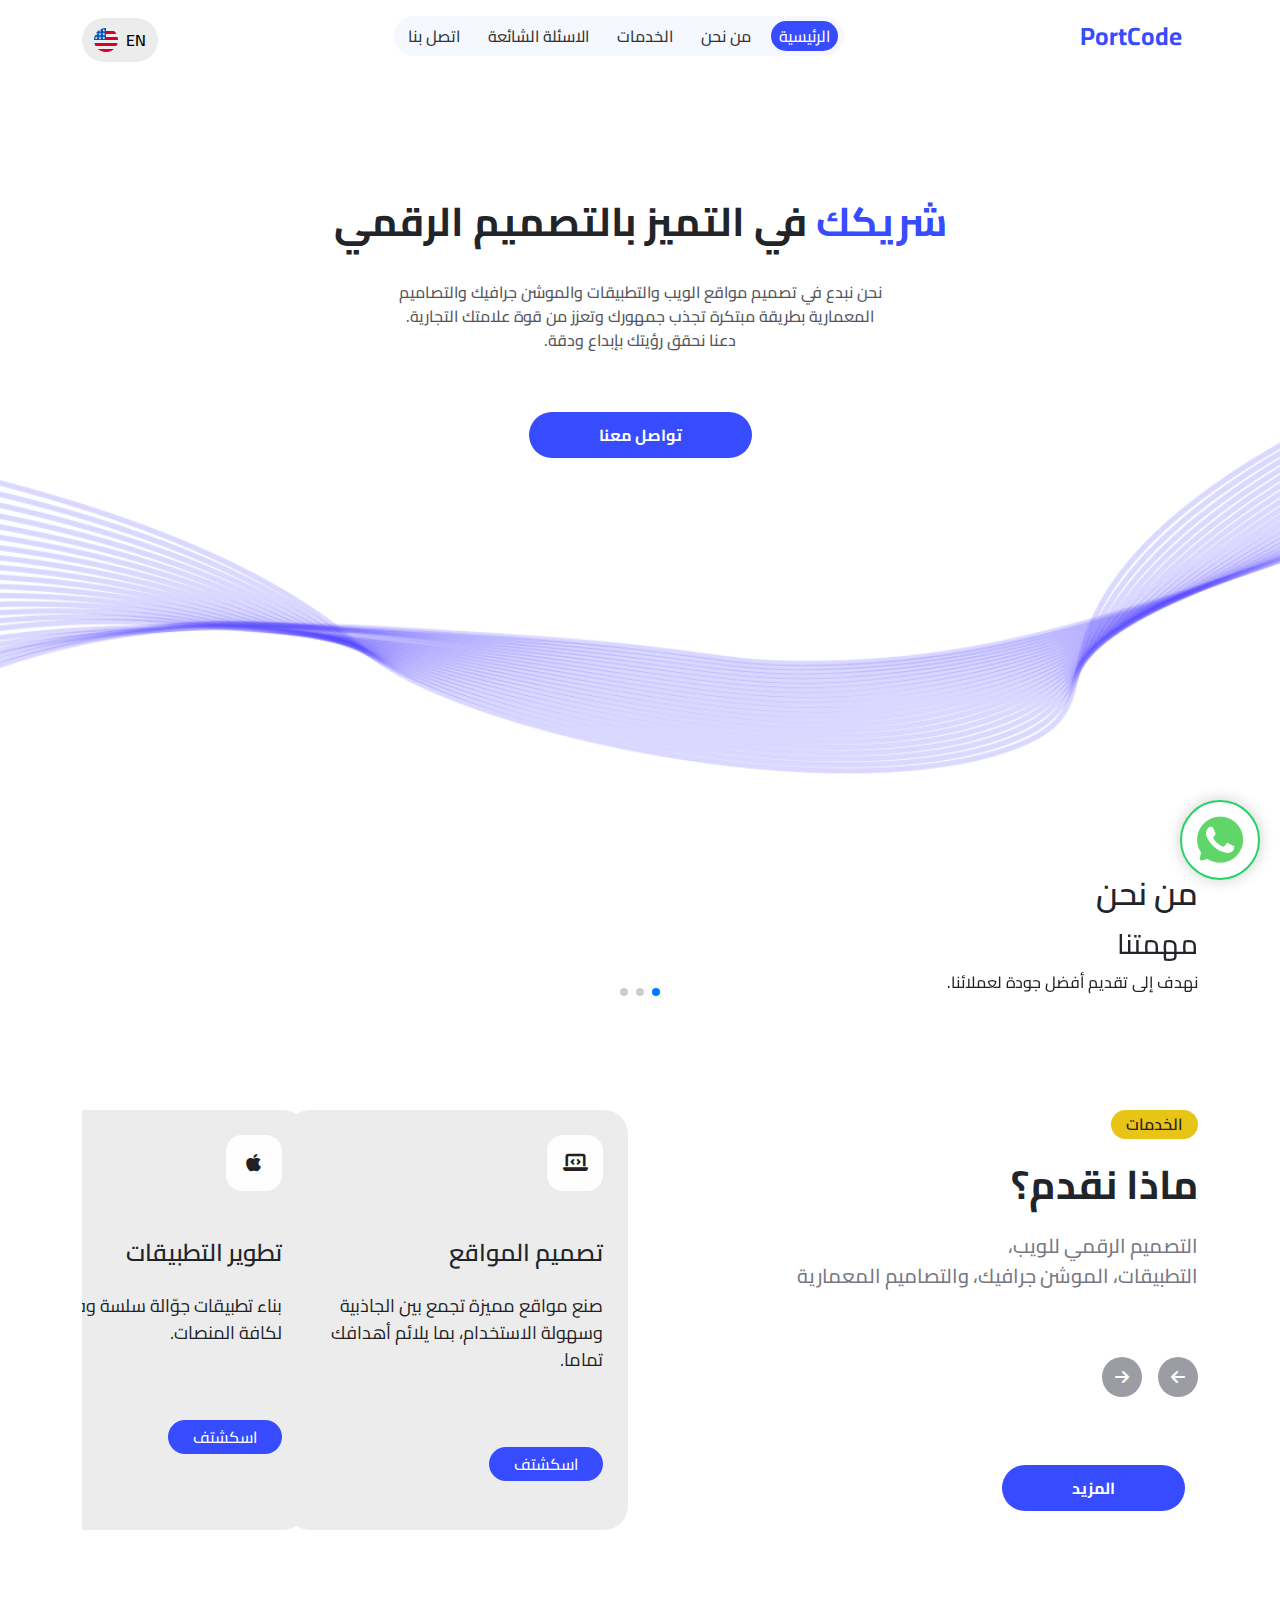
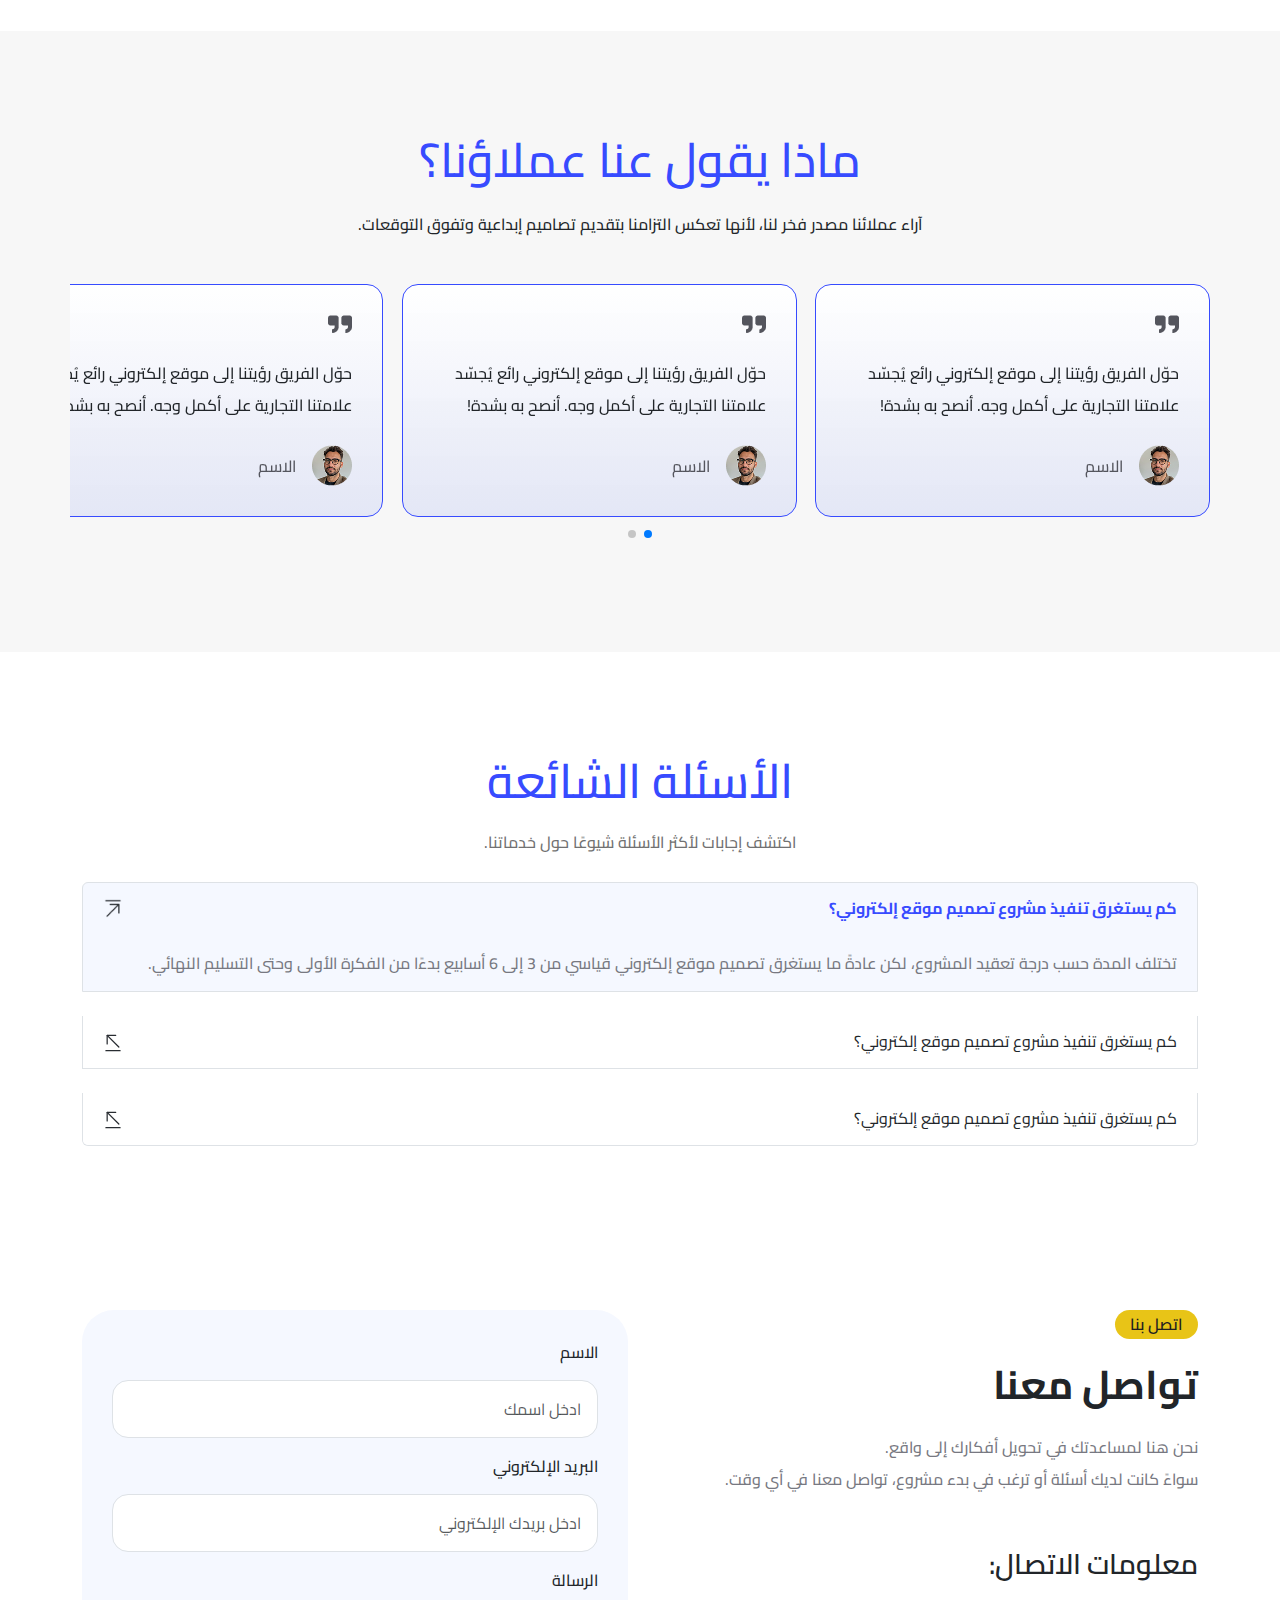
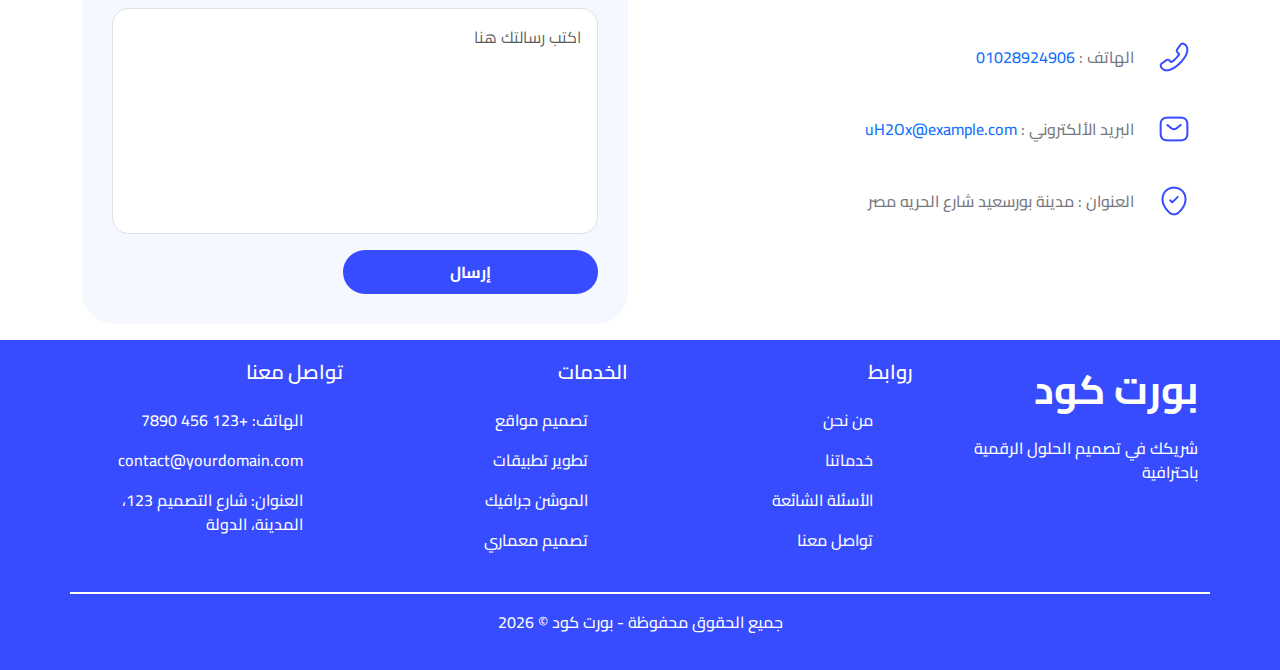
<file: index.html>
<!DOCTYPE html>
<html lang="ar" dir="rtl">

<head>
    <meta charset="UTF-8">
    <meta name="viewport" content="width=device-width, initial-scale=1.0">

    <meta name="description"
        content="بورت كود - شركاؤك في تصميم وتطوير المواقع والتطبيقات، نقدم خدمات التصميم الجرافيكي، والموشن جرافيك، والتصميم المعماري.">
    <meta name="keywords"
        content="تصميم مواقع, تطوير تطبيقات, بورت كود, موشن جرافيك, تصميم معماري, شركة تصميم, خدمات رقمية">
    <meta name="author" content="Port Code Team">
    <meta name="robots" content="index, follow">

    <meta property="og:title" content="بورت كود - تصميم وتطوير مواقع وتطبيقات">
    <meta property="og:description" content="شركاؤك في تقديم حلول رقمية متكاملة بخبرة واحترافية.">
    <meta property="og:type" content="website">

    <!-- Twitter Card -->
    <meta name="twitter:card" content="summary_large_image">
    <meta name="twitter:title" content="بورت كود - تصميم وتطوير مواقع وتطبيقات">
    <meta name="twitter:description" content="شركاؤك في تقديم حلول رقمية متكاملة بخبرة واحترافية.">

    <!-- Favicons -->
    <link rel="icon" href="assets/favicon.png" type="image/x-icon">

    <!-- CSS -->
    <link rel="stylesheet" href="css/all.min.css">
    <link rel="stylesheet" href="css/bootstrap.min.css">
    <link rel="stylesheet" href="https://cdn.jsdelivr.net/npm/swiper@11/swiper-bundle.min.css" />
    <link rel="stylesheet" href="css/style.css">

    <!-- fonts google-->
    <link rel="preconnect" href="https://fonts.googleapis.com">
    <link rel="preconnect" href="https://fonts.gstatic.com" crossorigin>
    <link href="https://fonts.googleapis.com/css2?family=Cairo:wght@200..1000&display=swap" rel="stylesheet">

    <title>بورت كود | تصميم وتطوير مواقع وتطبيقات</title>
</head>

<body>
    <!-- //start nav// -->
    <nav class="navbar navbar-expand-lg ">
        <div class="container">
            <a class="navbar-brand fw-bold" href="/index.html">PortCode</a>
            <button class="navbar-toggler" type="button" data-bs-toggle="collapse"
                data-bs-target="#navbarSupportedContent" aria-controls="navbarSupportedContent" aria-expanded="false"
                aria-label="Toggle navigation">
                <span class="navbar-toggler-icon"></span>
            </button>
            <div class="collapse navbar-collapse mt-2" id="navbarSupportedContent">
                <ul class="navbar-nav m-auto mb-2 ">
                    <li class="nav-item">
                        <a class="nav-link active" aria-current="page" href="/index.html">الرئيسية</a>
                    </li>
                    <li class="nav-item">
                        <a class="nav-link" href="/about.html">من نحن</a>
                    </li>
                    <li class="nav-item">
                        <a class="nav-link" href="/Services.html">الخدمات</a>
                    </li>
                    <li class="nav-item">
                        <a class="nav-link" href="/faq.html">الاسئلة الشائعة</a>
                    </li>
                    <li class="nav-item">
                        <a class="nav-link" href="/contact.html"> اتصل بنا</a>
                    </li>
                    <a href="/index_en.html"
                        class="d-flex gap-2 align-items-center  text-decoration-none language d-lg-none d-sm-flex">
                        <span class="fw-semibold text-black">EN</span>
                        <img src="assets/circle-flags_us.png" alt=""></a>
                </ul>
                <a href="/index_en.html"
                    class="d-flex gap-2 align-items-center text-decoration-none language d-none d-lg-flex">
                    <span class="fw-semibold text-black">EN</span>
                    <img src="assets/circle-flags_us.png" alt="">
                </a>
            </div>
        </div>
    </nav>
    <!-- //end nav// -->
    <!-- //start header// -->
    <header class=" d-flex align-items-center justify-content-center text-center">
        <div class="container-fluid">
            <div class="row">
                <div class="text-header">
                    <h1 class="fw-bold">
                        <span class="partner">شريكك</span> في التميز بالتصميم الرقمي
                    </h1>
                    <p>نحن نبدع في تصميم مواقع الويب والتطبيقات والموشن جرافيك والتصاميم <br />المعمارية بطريقة مبتكرة
                        تجذب جمهورك وتعزز من قوة
                        علامتك التجارية.<br /> دعنا نحقق رؤيتك بإبداع ودقة.</p>
                </div>
                <div class="btn mt-5 position-relative ">
                    <a href="/contact.html" class="text-decoration-none ">تواصل معنا</a>
                </div>
                <div class="img-header">

                </div>
            </div>
        </div>
    </header>
    <!-- //end header// -->
    <!-- //start about us/// -->
    <section class="about-section">
        <div class="container">
            <div class="text-about">
                <h2 class="fw-semibold mb-3">من نحن</h2>
            </div>
            <div class="swiper about-swiper">
                <div class="swiper-wrapper">
                    
                    <div class="swiper-slide">
                        <div class="about-ss">

                            <h3 class="des-aa">مهمتنا</h3>
                            <p>نهدف إلى تقديم أفضل جودة لعملائنا.</p>
                        </div>
                    </div>
                    <div class="swiper-slide">
                        <div class="about-ss">

                            <h3 class="des-aa">رؤيتنا</h3>
                            <p>أن نكون روادًا في المجال من خلال الابتكار والثقة.</p>
                        </div>
                    </div>
                    <div class="swiper-slide">
                        <div class="about-ss">

                            <h3 class="des-aa">قيمنا</h3>
                            <p>النزاهة، الالتزام، والتميّز.</p>
                        </div>
                    </div>
                </div>
                <div class="swiper-pagination"></div>
            </div>
        </div>
    </section>
    <!-- <section class="about-us">
        <div class="container">
            <div class="row">
                <div class="col-lg-6 col-md-12 ">
                    <div class="text-about">
                        <h2 class="fw-semibold mb-3">من نحن</h2>
                        <p class="fw-bold fs-1 mb-5">نصمم مستقبلك الرقمي </p>
                        <div class="des">نحن فريق شغوف يجمع بين الإبداع والخبرة، نختص في تصميم تجارب رقمية متكاملة تبدأ
                            من المواقع الإلكترونية والتطبيقات، مرورًا
                            بالموشن جرافيك، ووصولاً إلى التصاميم المعمارية. نضع المستخدم في قلب كل تجربة نصممها، ونحرص
                            على تقديم حلول مبتكرة تُعبّر
                            عن رؤيتك وتساعدك على التميز في سوقك الرقمي</div>
                    </div>
                    <div class="btn mt-5 position-relative mb-5">
                        <a href="/about.html" class="text-decoration-none"> اقرأ المزيد</a>
                    </div>
                </div>
                <div class="col-lg-6 col-md-12 ">
                    <div class="img-about px-5">
                        <img src="assets/Frame 1597884213.png" alt="about us image" class="img-fluid">
                    </div>
                </div>
            </div>
        </div>
    </section> -->
    <!-- //end about us/// -->
    <!-- ///start Services/// -->
    <section class="Services">
        <div class="container">
            <div class="row">
                <div class="col-lg-6 col-md-12">
                    <div class="text-services ">
                        <h2 class="fw-semibold mb-3"> الخدمات</h2>
                        <p class="fw-bold fs-1">ماذا نقدم؟</p>
                        <span>التصميم الرقمي للويب،<br /> التطبيقات، الموشن جرافيك، والتصاميم المعمارية</span>
                    </div>
                    <div class="btn-silder d-flex gap-3 align-items-center mb-4 ">
                        <div class="bg-arrow swiper-button-prev-custom">
                            <i class="fa-solid fa-arrow-left text-white"></i>
                        </div>
                        <div class="bg-arrow swiper-button-next-custom">
                            <i class="fa-solid fa-arrow-right text-white"></i>
                        </div>
                    </div>
                    <div class="btn mt-5 position-relative mb-4">
                        <a href="/Services.html" class="text-decoration-none"> المزيد</a>

                    </div>
                </div>
                <div class="col-lg-6 col-md-12">
                    <!-- Swiper -->
                    <div class="swiper mySwiper">
                        <div class="swiper-wrapper">
                            <div class="swiper-slide ">
                                <div class="card">
                                    <div class="icon-card">
                                        <i class="fa-solid fa-laptop-code"></i>
                                    </div>
                                    <div class="pt-5 text-card">
                                        <h3 class="fw-semibold mb-4">تصميم المواقع</h3>
                                        <p>صنع مواقع مميزة تجمع بين الجاذبية <br />وسهولة الاستخدام، بما يلائم أهدافك
                                            <br />تماما.
                                        </p>
                                    </div>
                                    <div class="btn-ser">
                                        <a href="#" class="text-decoration-none ">اسكشتف</a>
                                    </div>
                                </div>
                            </div>
                            <div class="swiper-slide">
                                <div class="card">
                                    <div class="icon-card">
                                        <i class="fa-brands fa-apple"></i>
                                    </div>
                                    <div class="pt-5 text-card">
                                        <h3 class="fw-semibold mb-4">تطوير التطبيقات</h3>
                                        <p>بناء تطبيقات جوّالة سلسة وفعالة
                                            <br />لكافة المنصات.
                                        </p>
                                    </div>
                                    <div class="btn-ser">
                                        <a href="#" class="text-decoration-none">اسكشتف</a>
                                    </div>
                                </div>
                            </div>
                            <div class="swiper-slide">
                                <div class="card">
                                    <div class="icon-card">
                                        <i class="fa-brands fa-kickstarter"></i>
                                    </div>
                                    <div class="pt-5 text-card">
                                        <h3 class="fw-semibold mb-4">الرسوم المتحركة</h3>
                                        <p>تصميم رسوم متحركة جذابة<br />لتحويل أفكارك إلى واقع.
                                        </p>
                                    </div>
                                    <div class="btn-ser">
                                        <a href="#" class="text-decoration-none">اسكشتف</a>
                                    </div>
                                </div>
                            </div>
                            <div class="swiper-slide">
                                <div class="card">
                                    <div class="icon-card">
                                        <i class="fa-solid fa-sitemap"></i>
                                    </div>
                                    <div class="pt-5 text-card">
                                        <h3 class="fw-semibold mb-4">التصميم المعماري</h3>
                                        <p>تقديم حلول مرئية معمارية دقيقة<br />ومبتكرة.
                                        </p>
                                    </div>
                                    <div class="btn-ser">
                                        <a href="#" class="text-decoration-none">اسكشتف</a>
                                    </div>
                                </div>
                            </div>


                        </div>

                        <!-- <div class="swiper-pagination position-absolute bottom-0 "></div> -->
                    </div>


                </div>
            </div>
        </div>
    </section>
    <!-- ///end Services/// -->

    <!-- start testimonials -->
    <section class="testimonials">
        <div class="container">
            <div class="row">
                <div class="text-center mb-5">
                    <h2 class="mb-4">ماذا يقول عنا عملاؤنا؟</h2>
                    <span>آراء عملائنا مصدر فخر لنا، لأنها تعكس التزامنا بتقديم تصاميم إبداعية وتفوق
                        التوقعات.</span>
                </div>
                <!-- Swiper -->
                <div class="swiper mySwiper-testimonials">
                    <div class="swiper-wrapper">
                        <div class="swiper-slide">

                            <div class="card-testimonials ">
                                <div class="d-flex justify-content-start mb-4 ">
                                    <img src="assets/Vector.png" alt="testimonials image" class="img-fluid">
                                </div>
                                <div class="testimonialscilents ">
                                    حوّل الفريق رؤيتنا إلى موقع إلكتروني رائع يُجسّد علامتنا التجارية على أكمل وجه.
                                    أنصح به بشدة!
                                </div>
                                <div class="d-flex gap-3 align-items-center mt-4">

                                    <div class="image-client ">
                                        <img src="assets/Frame 1597884206.png" alt="">
                                    </div>
                                    <div class="text-client ">
                                        <span> الاسم</span>
                                    </div>
                                </div>
                            </div>
                        </div>
                        <div class="swiper-slide">

                            <div class="card-testimonials ">
                                <div class="d-flex justify-content-start mb-4 ">
                                    <img src="assets/Vector.png" alt="testimonials image" class="img-fluid">
                                </div>
                                <div class="testimonialscilents ">
                                    حوّل الفريق رؤيتنا إلى موقع إلكتروني رائع يُجسّد علامتنا التجارية على أكمل وجه.
                                    أنصح به بشدة!
                                </div>
                                <div class="d-flex gap-3 align-items-center mt-4">

                                    <div class="image-client">
                                        <img src="assets/Frame 1597884206.png" alt="">
                                    </div>
                                    <div class="text-client">
                                        <span> الاسم</span>
                                    </div>
                                </div>
                            </div>
                        </div>
                        <div class="swiper-slide">

                            <div class="card-testimonials ">
                                <div class="d-flex justify-content-start mb-4 ">
                                    <img src="assets/Vector.png" alt="testimonials image" class="img-fluid">
                                </div>
                                <div class="testimonialscilents ">
                                    حوّل الفريق رؤيتنا إلى موقع إلكتروني رائع يُجسّد علامتنا التجارية على أكمل وجه.
                                    أنصح به بشدة!
                                </div>
                                <div class="d-flex gap-3 align-items-center mt-4">

                                    <div class="image-client">
                                        <img src="assets/Frame 1597884206.png" alt="">
                                    </div>
                                    <div class="text-client">
                                        <span> الاسم</span>
                                    </div>
                                </div>
                            </div>
                        </div>
                        <div class="swiper-slide">


                            <div class="card-testimonials ">
                                <div class="d-flex justify-content-start mb-4 ">
                                    <img src="assets/Vector.png" alt="testimonials image" class="img-fluid">
                                </div>
                                <div class="testimonialscilents ">
                                    حوّل الفريق رؤيتنا إلى موقع إلكتروني رائع يُجسّد علامتنا التجارية على أكمل وجه.
                                    أنصح به بشدة!
                                </div>
                                <div class="d-flex gap-3 align-items-center mt-4">

                                    <div class="image-client">
                                        <img src="assets/Frame 1597884206.png" alt="">
                                    </div>
                                    <div class="text-client">
                                        <span> الاسم</span>
                                    </div>
                                </div>
                            </div>
                        </div>

                    </div>
                    <div class="swiper-pagination"></div>
                </div>
            </div>
        </div>
    </section>
    <!-- end testimonials -->
    <!-- start Frequently -->
    <section class="Frequently">
        <div class="container">
            <div class="row">
                <div class="text-center text-frequently">
                    <h2>
                        الأسئلة الشائعة
                    </h2>
                    <p>اكتشف إجابات لأكثر الأسئلة شيوعًا حول خدماتنا.</p>
                </div>
                <div class="accordion custom-accordion" id="accordionExample">
                    <div class="accordion-item mb-4">
                        <h2 class="accordion-header">
                            <button class="accordion-button" type="button" data-bs-toggle="collapse"
                                data-bs-target="#collapseOne" aria-expanded="true" aria-controls="collapseOne">
                                كم يستغرق تنفيذ مشروع تصميم موقع إلكتروني؟
                            </button>
                        </h2>
                        <div id="collapseOne" class="accordion-collapse collapse show"
                            data-bs-parent="#accordionExample">
                            <div class="accordion-body">
                                تختلف المدة حسب درجة تعقيد المشروع، لكن عادةً ما يستغرق تصميم موقع إلكتروني قياسي من 3
                                إلى 6 أسابيع
                                بدءًا من الفكرة
                                الأولى وحتى التسليم النهائي.
                            </div>
                        </div>
                    </div>
                    <div class="accordion-item mb-4">
                        <h2 class="accordion-header">
                            <button class="accordion-button collapsed" type="button" data-bs-toggle="collapse"
                                data-bs-target="#collapseTwo" aria-expanded="false" aria-controls="collapseTwo">
                                كم يستغرق تنفيذ مشروع تصميم موقع إلكتروني؟
                            </button>
                        </h2>
                        <div id="collapseTwo" class="accordion-collapse collapse" data-bs-parent="#accordionExample">
                            <div class="accordion-body">
                                تختلف المدة حسب درجة تعقيد المشروع، لكن عادةً ما يستغرق تصميم موقع إلكتروني قياسي من 3
                                إلى 6 أسابيع بدءًا من الفكرة
                                الأولى وحتى التسليم النهائي.

                            </div>
                        </div>
                    </div>
                    <div class="accordion-item mb-5">
                        <h2 class="accordion-header">
                            <button class="accordion-button collapsed" type="button" data-bs-toggle="collapse"
                                data-bs-target="#collapseThree" aria-expanded="false" aria-controls="collapseThree">
                                كم يستغرق تنفيذ مشروع تصميم موقع إلكتروني؟
                            </button>
                        </h2>
                        <div id="collapseThree" class="accordion-collapse collapse" data-bs-parent="#accordionExample">
                            <div class="accordion-body">
                                تختلف المدة حسب درجة تعقيد المشروع، لكن عادةً ما يستغرق تصميم موقع إلكتروني قياسي من 3
                                إلى 6 أسابيع بدءًا من الفكرة
                                الأولى وحتى التسليم النهائي.
                            </div>
                        </div>
                    </div>
                </div>
            </div>
        </div>
    </section>
    <!-- end Frequently -->
    <!-- start contact us -->
    <section class="contact py-3 px-0">
        <div class="container">
            <div class="row">
                <div class="col-lg-6 col-md-12">
                    <div class="text-services ">
                        <h2 class="fw-semibold mb-3"> اتصل بنا</h2>
                        <p class="fw-bold fs-1"> تواصل معنا</p>
                        <div class="des-contact mb-5">
                            نحن هنا لمساعدتك في تحويل أفكارك إلى واقع.<br /> سواءً كانت لديك أسئلة أو ترغب في بدء مشروع،
                            تواصل معنا في أي وقت.
                        </div>
                    </div>
                    <div class=" d-flex gap-3 align-items-center mb-5 mt-4 ">
                        <span class="fw-semibold fs-3">معلومات الاتصال:</span>

                    </div>
                    <div class="d-flex gap-3 align-items-center mb-4 group-contact">
                        <img src="assets/Icon Container.png" alt="phone" class="img-fluid ">
                        <span>الهاتف : <a href="tel:01000000000" class="text-decoration-none ">01028924906</a></span>
                    </div>
                    <div class="d-flex gap-3 align-items-center mb-4 group-contact">
                        <img src="assets/email.png" alt="email" class="img-fluid ">
                        <span>البريد الألكتروني : <a href="mailto:uH2Ox@example.com"
                                class="text-decoration-none ">uH2Ox@example.com</a></span>
                    </div>
                    <div class="d-flex gap-3 align-items-center mb-4 group-contact">
                      <img src="assets/map.png" alt="map" class="img-fluid ">
                        <span> <span>العنوان :</span> مدينة بورسعيد شارع الحريه مصر</span>
                    </div>

                </div>
                <div class="col-lg-6 col-md-12">
                    <div class="box-form">
                        <form action="#" class="form-contact">
                            <div class="mb-3">
                                <label for="name" class="form-label mb-3">الاسم</label>
                                <input type="text" class="form-control" id="name" placeholder="ادخل اسمك">
                            </div>
                            <div class="mb-3">
                                <label for="email" class="form-label mb-3">البريد الإلكتروني</label>
                                <input type="email" class="form-control" id="email" placeholder="ادخل بريدك الإلكتروني">
                            </div>
                            <div class="mb-3">
                                <label for="message" class="form-label mb-3">الرسالة</label>
                                <textarea class="form-control" id="message" rows="8"
                                    placeholder="اكتب رسالتك هنا"></textarea>
                            </div>

                            <button type="button" class="btn-sned" data-bs-toggle="toast"
                                data-bs-target="#myToast">إرسال</button>
                        </form>

                        <div class="toast-container position-fixed top-0 end-0 p-3">
                            <div id="myToast" class="toast" role="alert" aria-live="assertive" aria-atomic="true">
                                <div class="toast-header">
                                    <strong class="mr-auto">تنبيه</strong>
                                    <button type="button" class="btn-close me-auto " data-bs-dismiss="toast"
                                        aria-label="Close"></button>
                                </div>
                                <div class="toast-body text-danger fw-semibold">
                                    تم إرسال الرسالة بنجاح!
                                </div>
                            </div>
                        </div>
                    </div>
                </div>
            </div>
        </div>
    </section>
    <!-- end contact us -->
<!-- // WhatsApp Icon -- -->
<div class="icon-whatsapp">
    <a href="https://api.whatsapp.com/send?phone=01061836072" class="text-decoration-none" target="_blank">
        <img src="assets/logos_whatsapp-icon.png" alt="WhatsApp Icon" class="img-fluid">
    </a>
</div>
<!-- // WhatsApp Icon -- -->
<!-- start footer -->
<footer >
    <div class="container">
        <div class="row">
            <div class="col-lg-3 col-md-6">
                <div class="logo-footer">
                    <a href="/index.html" class="text-decoration-none fw-bold text-white fs-1">بورت كود</a>
                    <p class="mt-3">شريكك في تصميم الحلول الرقمية باحترافية</p>
                </div>
            </div>
            <div class="col-lg-3 col-md-6">
                <div class="text-footer">
                    <h3 class="fw-semibold mb-4 fs-5">روابط</h3>
                    <ul class="list-unstyled m-auto">
                        <li class="mb-3"><a href="/about.html" class="text-decoration-none text-white">من نحن</a></li>
                        <li class="mb-3"><a href="/Services.html" class="text-decoration-none text-white">خدماتنا</a></li>
                        <li class="mb-3"><a href="/faq.html" class="text-decoration-none text-white">الأسئلة الشائعة</a></li>
                        <li class="mb-3"><a href="/contact.html" class="text-decoration-none text-white">تواصل معنا</a></li>
                    </ul>
                </div>
            </div>
            <div class="col-lg-3 col-md-6">
                <div class="text-footer">
                    <h3 class="fw-semibold mb-4 fs-5">الخدمات</h3>
                    <ul class="list-unstyled m-auto">
                        <li class="mb-3">تصميم مواقع</li>
                        <li class="mb-3">تطوير تطبيقات</li>
                        <li class="mb-3">الموشن جرافيك</li>
                        <li class="mb-3">تصميم معماري</li>
                    </ul>
                </div>
            </div>
            <div class="col-lg-3 col-md-6">
                <div class="text-footer">
                    <h3 class="fw-semibold mb-4 fs-5">تواصل معنا</h3>
                    <ul class="list-unstyled">
                        <li class="mb-3"><a href="tel:+1234567890" class="text-decoration-none text-white">الهاتف: +123 456 7890</a></li>
                        <li class="mb-3"><a href="mailto:contact@yourdomain.com" class="text-decoration-none text-white">contact@yourdomain.com</a></li>
                        <li class="mb-3">العنوان: شارع التصميم 123، المدينة، الدولة</li>
                    </ul>
                </div>
            </div>

            <div class="border-top border-2 border-white mt-4"></div>

            <div class="col-12 text-center mt-3">
                <p class="text-white" id="copyrightText">جميع الحقوق محفوظة - بورت كود © 2025</p>
            </div>
        </div>
    </div>
</footer>

<!-- end footer -->
    <script src="https://cdn.jsdelivr.net/npm/swiper@11/swiper-bundle.min.js"></script>
    <script>
        new Swiper(".about-swiper", {
            loop: true,
            pagination: {
                el: ".swiper-pagination",
                clickable: true,
            },
            autoplay: {
                delay: 3000,
            },
        });
    </script>
    <script src="js/bootstrap.bundle.min.js"></script>
    <script src="js/main.js"></script>
</body>

</html>
</file>
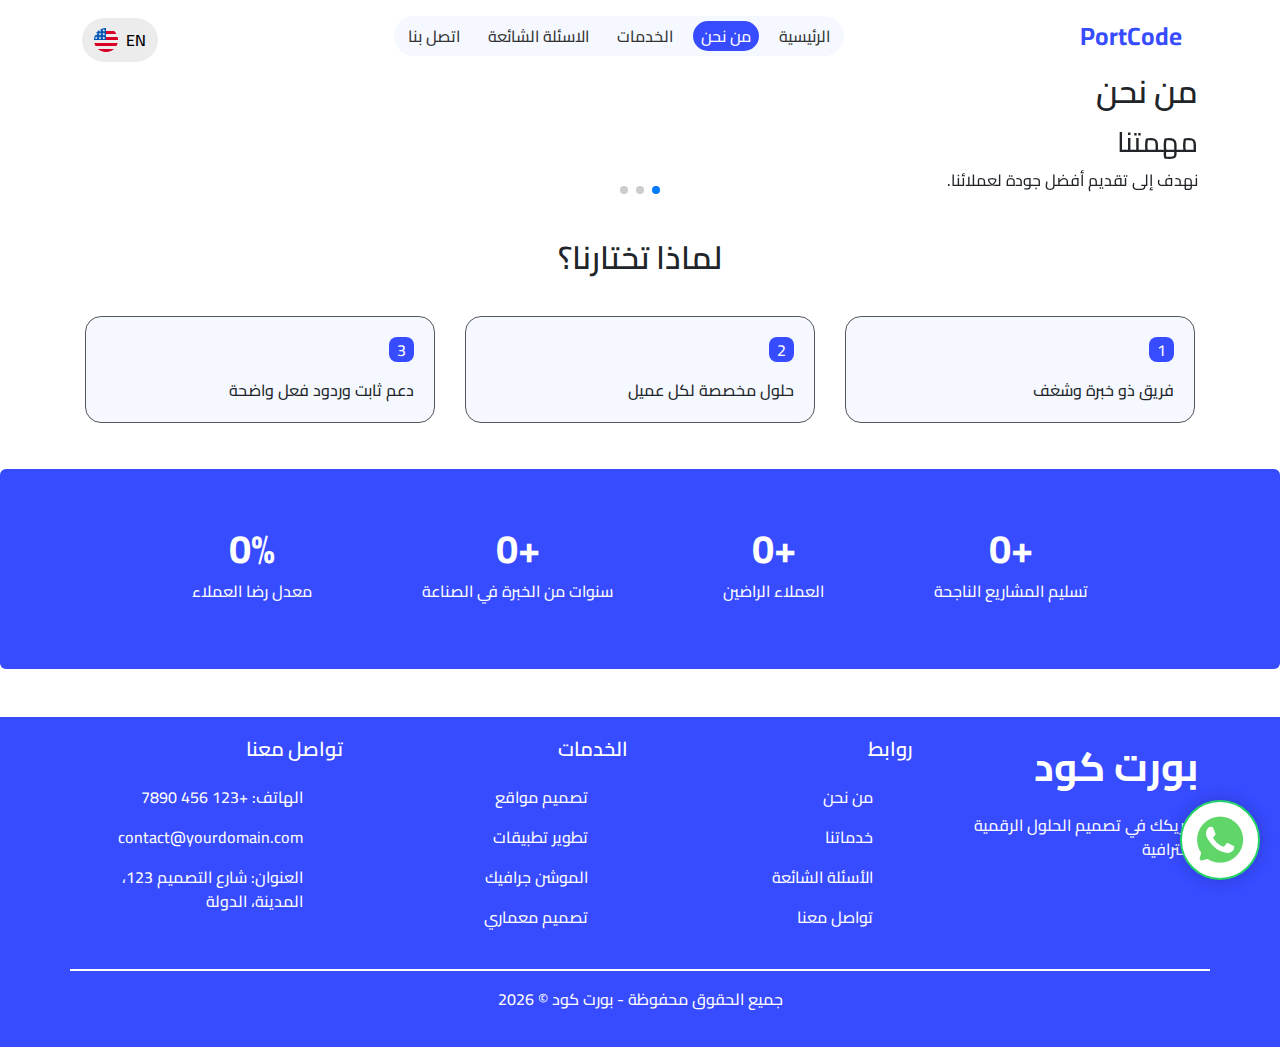
<file: about.html>
<!DOCTYPE html>
<html lang="ar" dir="rtl">

<head>
    <meta charset="UTF-8">
    <meta name="viewport" content="width=device-width, initial-scale=1.0">

    <meta name="description"
        content="بورت كود - شركاؤك في تصميم وتطوير المواقع والتطبيقات، نقدم خدمات التصميم الجرافيكي، والموشن جرافيك، والتصميم المعماري.">
    <meta name="keywords"
        content="تصميم مواقع, تطوير تطبيقات, بورت كود, موشن جرافيك, تصميم معماري, شركة تصميم, خدمات رقمية">
    <meta name="author" content="Port Code Team">
    <meta name="robots" content="index, follow">

    <meta property="og:title" content="بورت كود - تصميم وتطوير مواقع وتطبيقات">
    <meta property="og:description" content="شركاؤك في تقديم حلول رقمية متكاملة بخبرة واحترافية.">
    <meta property="og:type" content="website">

    <!-- Twitter Card -->
    <meta name="twitter:card" content="summary_large_image">
    <meta name="twitter:title" content="بورت كود - تصميم وتطوير مواقع وتطبيقات">
    <meta name="twitter:description" content="شركاؤك في تقديم حلول رقمية متكاملة بخبرة واحترافية.">

    <!-- Favicons -->
    <link rel="icon" href="assets/favicon.png" type="image/x-icon">

    <!-- CSS -->
    <link rel="stylesheet" href="css/all.min.css">
    <link rel="stylesheet" href="css/bootstrap.min.css">
    <link rel="stylesheet" href="https://cdn.jsdelivr.net/npm/swiper@11/swiper-bundle.min.css" />
    <link rel="stylesheet" href="css/style.css">

    <!-- fonts google-->
    <link rel="preconnect" href="https://fonts.googleapis.com">
    <link rel="preconnect" href="https://fonts.gstatic.com" crossorigin>
    <link href="https://fonts.googleapis.com/css2?family=Cairo:wght@200..1000&display=swap" rel="stylesheet">

    <title>بورت كود | تصميم وتطوير مواقع وتطبيقات</title>
</head>


<body>
    <!-- //start nav// -->
    <nav class="navbar navbar-expand-lg ">
        <div class="container">
            <a class="navbar-brand fw-bold" href="/index.html">PortCode</a>
            <button class="navbar-toggler" type="button" data-bs-toggle="collapse"
                data-bs-target="#navbarSupportedContent" aria-controls="navbarSupportedContent" aria-expanded="false"
                aria-label="Toggle navigation">
                <span class="navbar-toggler-icon"></span>
            </button>
            <div class="collapse navbar-collapse mt-2" id="navbarSupportedContent">
                <ul class="navbar-nav m-auto mb-2 ">
                    <li class="nav-item">
                        <a class="nav-link " aria-current="page" href="/index.html">الرئيسية</a>
                    </li>
                    <li class="nav-item">
                        <a class="nav-link active" href="/about.html">من نحن</a>
                    </li>
                    <li class="nav-item">
                        <a class="nav-link" href="/Services.html">الخدمات</a>
                    </li>
                    <li class="nav-item">
                        <a class="nav-link" href="/faq.html">الاسئلة الشائعة</a>
                    </li>
                    <li class="nav-item">
                        <a class="nav-link" href="/contact.html"> اتصل بنا</a>
                    </li>
                    <a href="/about_en.html"
                        class="d-flex gap-2 align-items-center  text-decoration-none language d-lg-none d-sm-flex">
                        <span class="fw-semibold text-black">EN</span>
                        <img src="assets/circle-flags_us.png" alt=""></a>
                </ul>
                <a href="/about_en.html"
                    class="d-flex gap-2 align-items-center text-decoration-none language d-none d-lg-flex">
                    <span class="fw-semibold text-black">EN</span>
                    <img src="assets/circle-flags_us.png" alt="">
                </a>
            </div>
        </div>
    </nav>
    <!-- //end nav// -->

    <!-- //start about us/// -->
    <section class="about-section">
        <div class="container">
            <div class="text-about">
                <h2 class="fw-semibold mb-3">من نحن</h2>
            </div>
            <div class="swiper about-swiper">
                <div class="swiper-wrapper">
    
                    <div class="swiper-slide">
                        <div class="about-ss">
    
                            <h3 class="des-aa">مهمتنا</h3>
                            <p>نهدف إلى تقديم أفضل جودة لعملائنا.</p>
                        </div>
                    </div>
                    <div class="swiper-slide">
                        <div class="about-ss">
    
                            <h3 class="des-aa">رؤيتنا</h3>
                            <p>أن نكون روادًا في المجال من خلال الابتكار والثقة.</p>
                        </div>
                    </div>
                    <div class="swiper-slide">
                        <div class="about-ss">
    
                            <h3 class="des-aa">قيمنا</h3>
                            <p>النزاهة، الالتزام، والتميّز.</p>
                        </div>
                    </div>
                </div>
                <div class="swiper-pagination"></div>
            </div>
        </div>
    </section>
    <!-- //end about us/// -->
    <!-- start Why Choose Us? -->
    <section class="why-choose-us">
        <div class="container">
            <div class="row">
                
                    <div class="text-choose mb-4">
                        <h2 class="fw-semibold mb-3 text-center">لماذا تختارنا؟</h2>

                    </div> 
                                      
                    <div class="col-lg-4 col-md-6 mb-3">
                        <div class="box-why">
                            <div class="box-number mb-3">
                                <span class="number">1</span>

                            </div>
                            <div>فريق ذو خبرة وشغف</div>
                        </div>
                    </div>
                    <div class="col-lg-4 col-md-6 mb-3">
                        <div class="box-why">
                            <div class="box-number mb-3">
                                <span class="number">2</span>

                            </div>
                            <div>حلول مخصصة لكل عميل</div>
                        </div>
                    </div>
                    <div class="col-lg-4 col-md-6 mb-3">
                        <div class="box-why">
                            <div class="box-number mb-3">
                                <span class="number">3</span>

                            </div>
                            <div>دعم ثابت وردود فعل واضحة</div>
                        </div>
                    </div>
                </div>

            </div>
        </div>
    </section>
    <!-- end Why Choose Us? -->
     <!-- start proogerss -->
    <section class="progress mb-5" id="stats">
        <div class="container">
            <div class="row">
                <div class="d-flex justify-content-evenly align-items-center flex-wrap">
                    <div class="d-flex flex-column align-items-center text-center">
                        <span class="fs-1 fw-bold counter" data-target="200">+0</span>
                        <p class="fs-6">تسليم المشاريع الناجحة</p>
                    </div>
                    <div class="d-flex flex-column align-items-center text-center">
                        <span class="fs-1 fw-bold counter" data-target="150">+0</span>
                        <p class="fs-6">العملاء الراضين</p>
                    </div>
                    <div class="d-flex flex-column align-items-center text-center">
                        <span class="fs-1 fw-bold counter" data-target="5">+0</span>
                        <p class="fs-6">سنوات من الخبرة في الصناعة</p>
                    </div>
                    <div class="d-flex flex-column align-items-center text-center">
                        <span class="fs-1 fw-bold counter" data-target="98" data-suffix="%">0%</span>
                        <p class="fs-6">معدل رضا العملاء</p>
                    </div>
                </div>
            </div>
        </div>
        </section>
     <!-- end proogerss -->
    <!-- // WhatsApp Icon -- -->
    <div class="icon-whatsapp">
        <a href="https://api.whatsapp.com/send?phone=01061836072" class="text-decoration-none" target="_blank">
            <img src="assets/logos_whatsapp-icon.png" alt="WhatsApp Icon" class="img-fluid">
        </a>
    </div>
    <!-- // WhatsApp Icon -- -->
    <!-- start footer -->
    <footer>
        <div class="container">
            <div class="row">
                <div class="col-lg-3 col-md-6">
                    <div class="logo-footer">
                        <a href="/index.html" class="text-decoration-none fw-bold text-white fs-1">بورت كود</a>
                        <p class="mt-3">شريكك في تصميم الحلول الرقمية باحترافية</p>
                    </div>
                </div>
                <div class="col-lg-3 col-md-6">
                    <div class="text-footer">
                        <h3 class="fw-semibold mb-4 fs-5">روابط</h3>
                        <ul class="list-unstyled m-auto">
                            <li class="mb-3"><a href="/about.html" class="text-decoration-none text-white">من نحن</a></li>
                            <li class="mb-3"><a href="/Services.html" class="text-decoration-none text-white">خدماتنا</a></li>
                            <li class="mb-3"><a href="/faq.html" class="text-decoration-none text-white">الأسئلة الشائعة</a>
                            </li>
                            <li class="mb-3"><a href="/contact.html" class="text-decoration-none text-white">تواصل معنا</a></li>
                        </ul>
                    </div>
                </div>
                <div class="col-lg-3 col-md-6">
                    <div class="text-footer">
                        <h3 class="fw-semibold mb-4 fs-5">الخدمات</h3>
                        <ul class="list-unstyled m-auto">
                            <li class="mb-3">تصميم مواقع</li>
                            <li class="mb-3">تطوير تطبيقات</li>
                            <li class="mb-3">الموشن جرافيك</li>
                            <li class="mb-3">تصميم معماري</li>
                        </ul>
                    </div>
                </div>
                <div class="col-lg-3 col-md-6">
                    <div class="text-footer">
                        <h3 class="fw-semibold mb-4 fs-5">تواصل معنا</h3>
                        <ul class="list-unstyled">
                            <li class="mb-3"><a href="tel:+1234567890" class="text-decoration-none text-white">الهاتف:
                                    +123 456 7890</a></li>
                            <li class="mb-3"><a href="mailto:contact@yourdomain.com"
                                    class="text-decoration-none text-white">contact@yourdomain.com</a></li>
                            <li class="mb-3">العنوان: شارع التصميم 123، المدينة، الدولة</li>
                        </ul>
                    </div>
                </div>

                <div class="border-top border-2 border-white mt-4"></div>

                <div class="col-12 text-center mt-3">
                    <p class="text-white" id="copyrightText">جميع الحقوق محفوظة - بورت كود © 2025</p>
                </div>
            </div>
        </div>
    </footer>

    <!-- end footer -->
    <script src="https://cdn.jsdelivr.net/npm/swiper@11/swiper-bundle.min.js"></script>
    <script>
        new Swiper(".about-swiper", {
            loop: true,
            pagination: {
                el: ".swiper-pagination",
                clickable: true,
            },
            autoplay: {
                delay: 3000,
            },
        });
    </script>
    <script src="js/bootstrap.bundle.min.js"></script>
    <script src="js/main.js"></script>
</body>

</html>
</file>
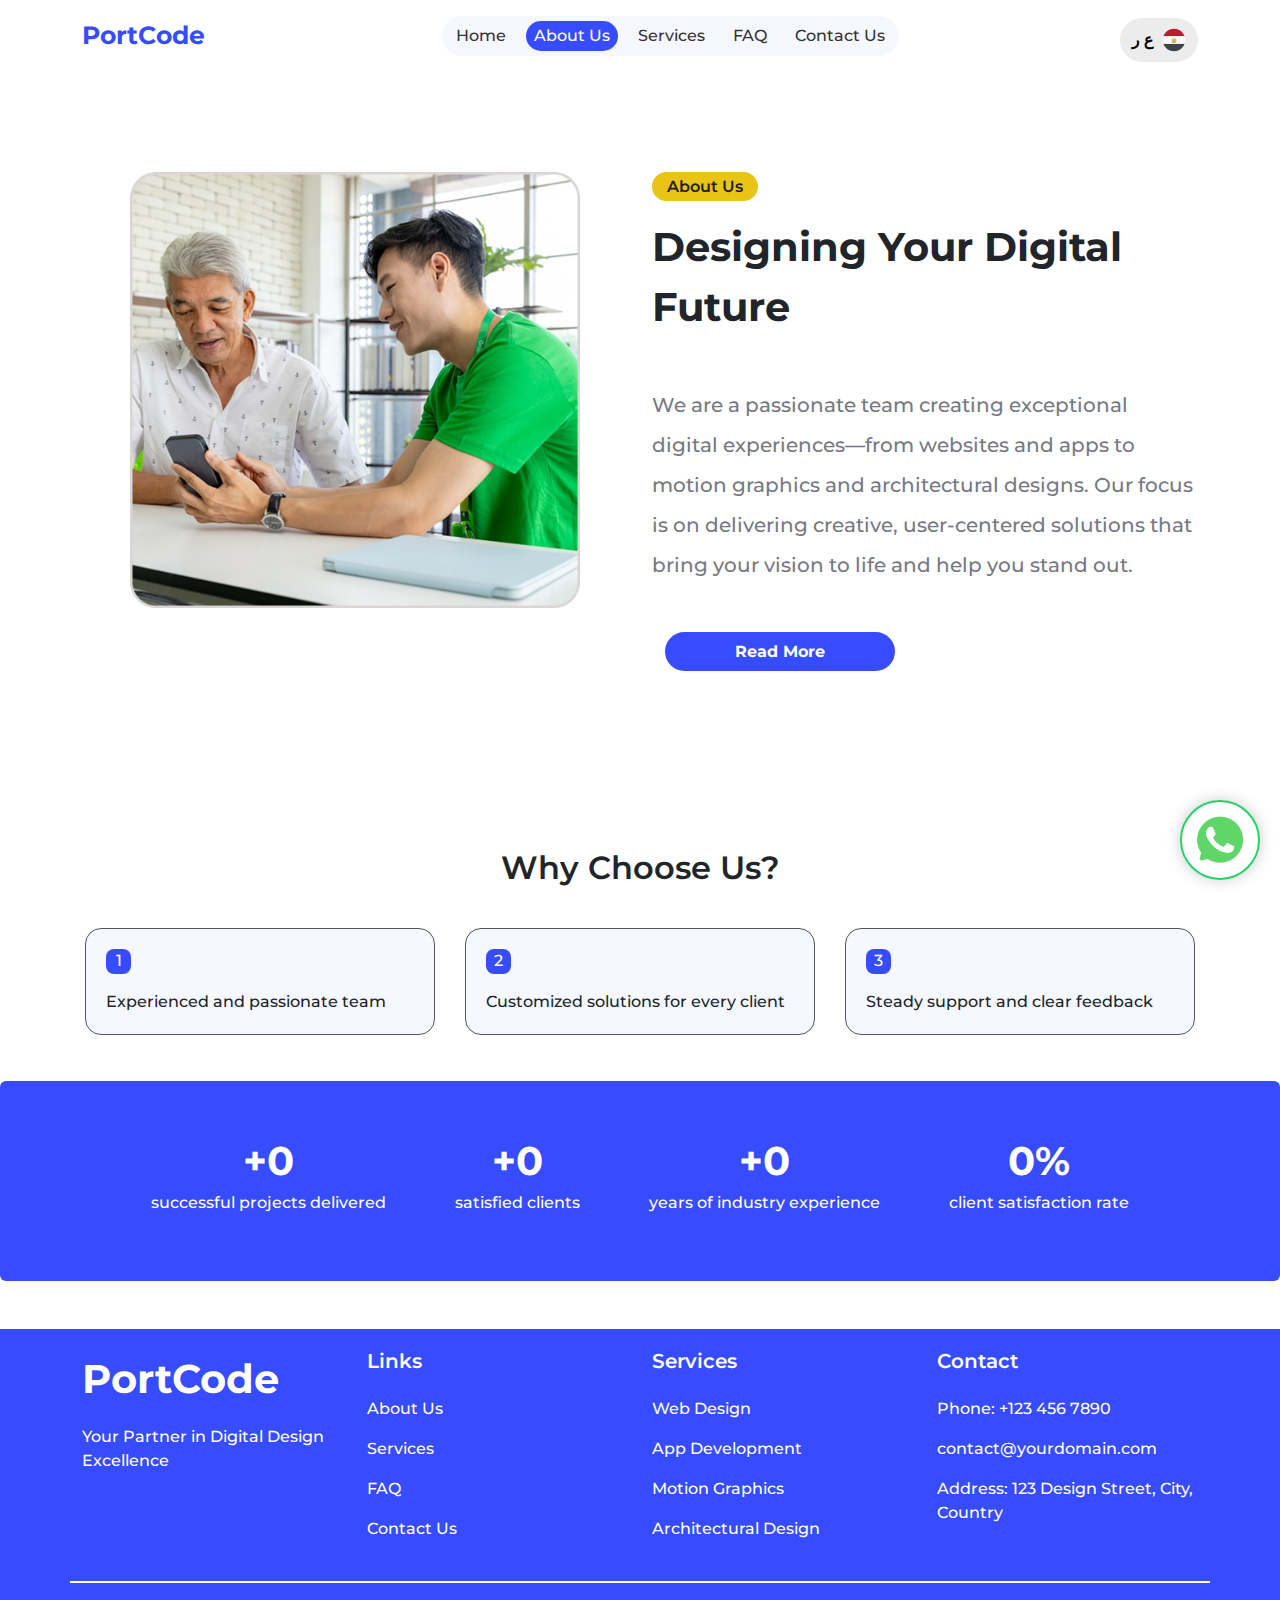
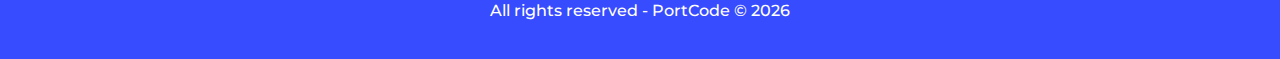
<file: about_en.html>
<!DOCTYPE html>
<html lang="en" dir="ltr">

<head>
    <meta charset="UTF-8">
    <meta name="viewport" content="width=device-width, initial-scale=1.0">

    <!-- SEO Meta Tags -->
    <meta name="description"
        content="Port Code – Your partner in website design, app development, motion graphics, and architectural solutions.">
    <meta name="keywords"
        content="Web Design, App Development, Port Code, Motion Graphics, Architectural Design, Digital Solutions">
    <meta name="author" content="Port Code Team">
    <meta name="robots" content="index, follow">

    <!-- Open Graph / Facebook -->
    <meta property="og:title" content="Port Code - Web & App Development Experts">
    <meta property="og:description"
        content="We provide top-notch digital design, development, and creative services to elevate your brand.">
    <meta property="og:type" content="website">

    <!-- Twitter Card -->
    <meta name="twitter:card" content="summary_large_image">
    <meta name="twitter:title" content="Port Code - Digital Design & Development">
    <meta name="twitter:description" content="Professional web and mobile development, graphic design, and more.">

    <!-- Favicon -->
    <link rel="icon" href="assets/favicon.png" type="image/x-icon">

    <!-- CSS Files -->
    <link rel="stylesheet" href="css/all.min.css">
    <link rel="stylesheet" href="css/bootstrap.min.css">
    <link rel="stylesheet" href="css/style_en.css">
    <link rel="stylesheet" href="https://cdn.jsdelivr.net/npm/swiper@11/swiper-bundle.min.css" />

    <!-- Google Fonts -->
    <link rel="preconnect" href="https://fonts.googleapis.com">
    <link rel="preconnect" href="https://fonts.gstatic.com" crossorigin>
    <link href="https://fonts.googleapis.com/css2?family=Montserrat:ital,wght@0,100..900;1,100..900&display=swap"
        rel="stylesheet">

    <title>Port Code | Digital Solutions & Development</title>
</head>


<body>
    <!-- //start nav// -->
    <nav class="navbar navbar-expand-lg ">
        <div class="container">
            <a class="navbar-brand fw-bold" href="/index_en.html">PortCode</a>
            <button class="navbar-toggler" type="button" data-bs-toggle="collapse"
                data-bs-target="#navbarSupportedContent" aria-controls="navbarSupportedContent" aria-expanded="false"
                aria-label="Toggle navigation">
                <span class="navbar-toggler-icon"></span>
            </button>
            <div class="collapse navbar-collapse mt-2" id="navbarSupportedContent">
                <ul class="navbar-nav m-auto mb-2 ">
                    <li class="nav-item">
                        <a class="nav-link " aria-current="page" href="/index_en.html">Home</a>
                    </li>
                    <li class="nav-item">
                        <a class="nav-link active" href="/about_en.html">About Us</a>
                    </li>
                    <li class="nav-item">
                        <a class="nav-link" href="/Services_en.html">Services</a>
                    </li>
                    <li class="nav-item">
                        <a class="nav-link" href="/fqa_en.html">FAQ</a>
                    </li>
                    <li class="nav-item">
                        <a class="nav-link" href="/contact_en.html">Contact Us</a>
                    </li>
                    <a href="/about.html"
                        class="d-flex gap-2 align-items-center text-decoration-none language d-lg-none d-sm-flex">
                        <span class="fw-semibold text-black">ع ر</span>
                        <img src="assets/global.svg" alt=""></a>
                </ul>
                <a href="/about.html"
                    class="d-flex gap-2 align-items-center text-decoration-none language d-none d-lg-flex">
                    <span class="fw-semibold text-black">ع ر</span>
                    <img src="assets/global.svg" alt="">
                </a>
            </div>
        </div>
    </nav>
    <!-- //end nav// -->

    <!-- //start about us/// -->
    <section class="about-us">
        <div class="container">
            <div class="row">
                <div class="col-lg-6 col-md-12 ">
                    <div class="img-about px-5">
                        <img src="assets/Frame 1597884213.png" alt="about us image" class="img-fluid">
                    </div>
                </div>
                <div class="col-lg-6 col-md-12 ">
                    <div class="text-about">
                        <h2 class="fw-semibold mb-3">About Us</h2>
                        <p class="fw-bold fs-1 mb-5">Designing Your Digital Future</p>
                        <div class="des">
                            We are a passionate team creating exceptional digital experiences—from websites and apps to
                            motion graphics and
                            architectural designs. Our focus is on delivering creative, user-centered solutions that
                            bring your vision to life and
                            help you stand out.


                        </div>
                    </div>
                    <div class="btn mt-5 position-relative mb-5">
                        <a href="/about_en.html" class="text-decoration-none"> Read More</a>
                    </div>
                </div>

            </div>
        </div>
    </section>
    <!-- //end about us/// -->
    <!-- start Why Choose Us? -->
    <section class="why-choose-us">
        <div class="container">
            <div class="row">
    
                <div class="text-choose mb-4">
                    <h2 class="fw-semibold mb-3 text-center">Why Choose Us?</h2>
    
                </div>
    
                <div class="col-lg-4 col-md-6 mb-3">
                    <div class="box-why">
                        <div class="box-number mb-3">
                            <span class="number">1</span>
    
                        </div>
                        <div>Experienced and passionate team
                        </div>
                    </div>
                </div>
                <div class="col-lg-4 col-md-6 mb-3">
                    <div class="box-why">
                        <div class="box-number mb-3">
                            <span class="number">2</span>
    
                        </div>
                        <div>Customized solutions for every client</div>
                    </div>
                </div>
                <div class="col-lg-4 col-md-6 mb-3">
                    <div class="box-why">
                        <div class="box-number mb-3">
                            <span class="number">3</span>
    
                        </div>
                        <div>Steady support and clear feedback</div>
                    </div>
                </div>
            </div>
    
        </div>
        </div>
    </section>
    <!-- end Why Choose Us? -->
        <!-- start proogerss -->
        <section class="progress mb-5" id="stats">
            <div class="container">
                <div class="row">
                    <div class="d-flex justify-content-evenly align-items-center flex-wrap">
                        <div class="d-flex flex-column align-items-center text-center">
                            <span class="fs-1 fw-bold counter" data-target="200">+0</span>
                            <p class="fs-6">successful projects delivered</p>
                        </div>
                        <div class="d-flex flex-column align-items-center text-center">
                            <span class="fs-1 fw-bold counter" data-target="150">+0</span>
                            <p class="fs-6">satisfied clients</p>
                        </div>
                        <div class="d-flex flex-column align-items-center text-center">
                            <span class="fs-1 fw-bold counter" data-target="5">+0</span>
                            <p class="fs-6">years of industry experience</p>
                        </div>
                        <div class="d-flex flex-column align-items-center text-center">
                            <span class="fs-1 fw-bold counter" data-target="98" data-suffix="%">0%</span>
                            <p class="fs-6">client satisfaction rate</p>
                        </div>
                    </div>
                </div>
            </div>
        </section>
        <!-- end proogerss -->
    <!-- start footer -->
    <!-- // WhatsApp Icon -- -->
    <div class="icon-whatsapp">
        <a href="https://api.whatsapp.com/send?phone=01061836072" class="text-decoration-none" target="_blank">
            <img src="assets/logos_whatsapp-icon.png" alt="WhatsApp Icon" class="img-fluid">
        </a>
    </div>
    <!-- // WhatsApp Icon -- -->

    <footer>
        <div class="container">
            <div class="row">
                <div class="col-lg-3 col-md-6 ">
                    <div class="logo-footer">
                        <a href="/index_en.html" class="text-decoration-none fw-bold text-white fs-1">PortCode</a>
                        <p class="mt-3">Your Partner in Digital Design Excellence</p>
                    </div>
                </div>
                <div class="col-lg-3 col-md-6">
                    <div class="text-footer">
                        <h3 class="fw-semibold mb-4 fs-5"> Links</h3>
                        <ul class="list-unstyled">
                            <li class="mb-3"><a href="/about_en.html" class="text-decoration-none text-white ">About Us</a></li>
                            <li class="mb-3"><a href="/Services_en.html" class="text-decoration-none text-white ">Services</a></li>
                            <li class="mb-3"><a href="/fqa_en.html" class="text-decoration-none text-white ">FAQ</a></li>
                            <li class="mb-3"><a href="/contact_en.html" class="text-decoration-none text-white ">Contact Us</a></li>
                        </ul>
                    </div>
                </div>
                <div class="col-lg-3 col-md-6">
                    <div class="text-footer">
                        <h3 class="fw-semibold mb-4 fs-5">Services</h3>
                        <ul class="list-unstyled">
                            <li class="mb-3">Web Design</li>
                            <li class="mb-3">App Development</li>
                            <li class="mb-3">Motion Graphics</li>
                            <li class="mb-3">Architectural Design</li>
                        </ul>
                    </div>
                </div>
                <div class="col-lg-3 col-md-6">
                    <div class="text-footer">
                        <h3 class="fw-semibold mb-4 fs-5">Contact</h3>
                        <ul class="list-unstyled">
                            <li class="mb-3"><a href="tel:+1234567890" class="text-decoration-none text-white ">Phone:
                                    +123 456 7890</a></li>
                            <li class="mb-3"><a href="mailto:contact@yourdomain.com"
                                    class="text-decoration-none text-white ">contact@yourdomain.com</a></li>
                            <li class="mb-3">Address: 123 Design Street, City, Country</li>

                        </ul>
                    </div>
                </div>
                <div class="border-top border-2 border-white mt-4"></div>
                <div class="col-12 text-center mt-3">
                    <p class="text-white" id="copyrightText">All rights reserved - PortCode © 2025</p>
                </div>
            </div>
        </div>
    </footer>
    <!-- end footer -->
    <script src="https://cdn.jsdelivr.net/npm/swiper@11/swiper-bundle.min.js"></script>
    <script src="js/bootstrap.bundle.min.js"></script>
    <script src="js/main.js"></script>
</body>

</html>
</file>
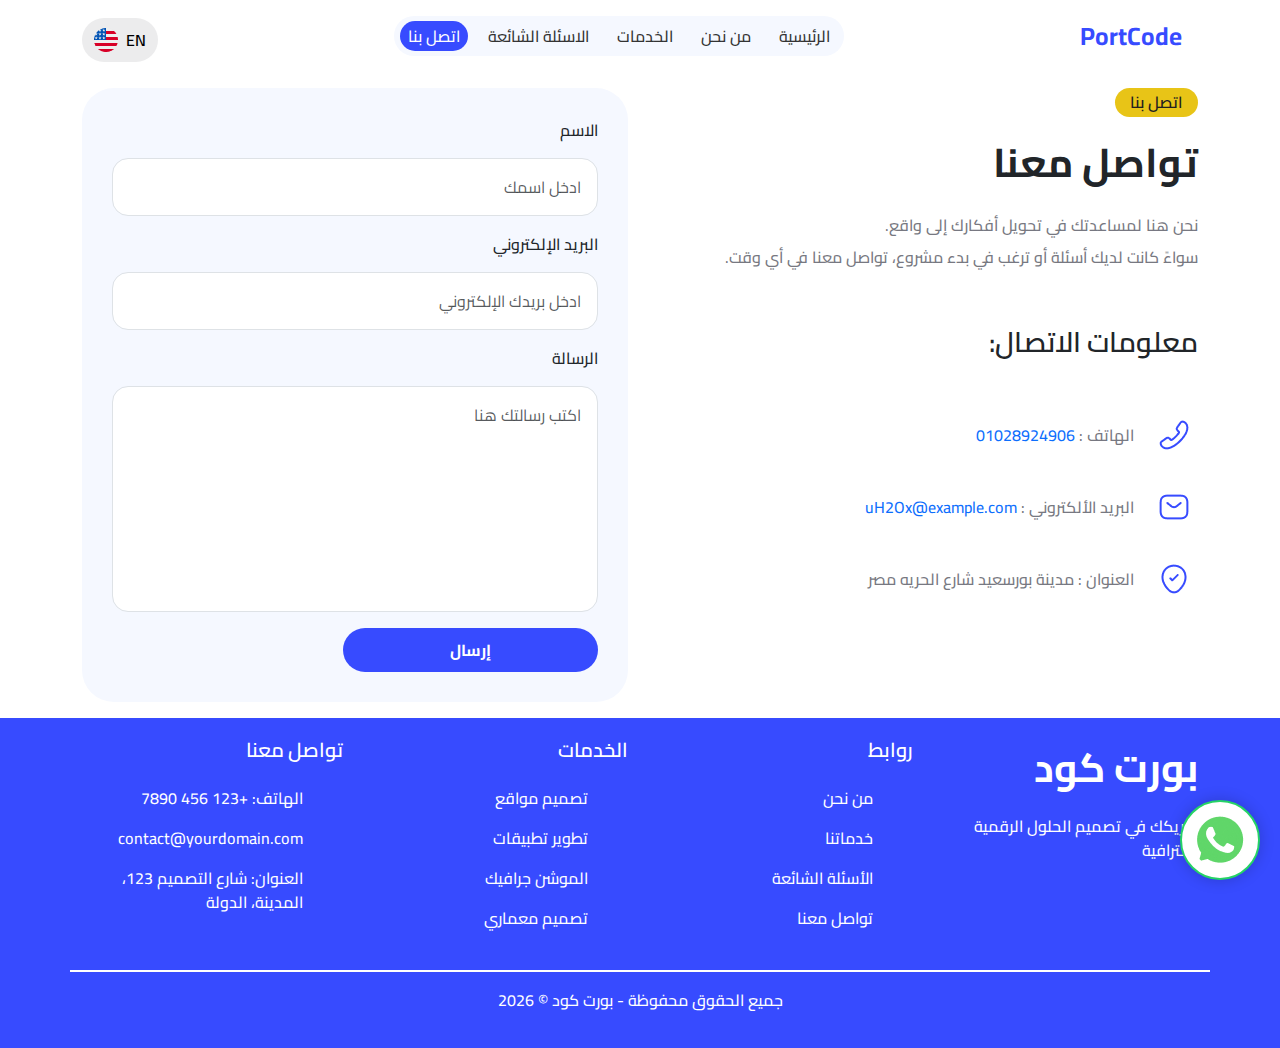
<file: contact.html>
<!DOCTYPE html>
<html lang="ar" dir="rtl">

<head>
    <meta charset="UTF-8">
    <meta name="viewport" content="width=device-width, initial-scale=1.0">

    <meta name="description"
        content="بورت كود - شركاؤك في تصميم وتطوير المواقع والتطبيقات، نقدم خدمات التصميم الجرافيكي، والموشن جرافيك، والتصميم المعماري.">
    <meta name="keywords"
        content="تصميم مواقع, تطوير تطبيقات, بورت كود, موشن جرافيك, تصميم معماري, شركة تصميم, خدمات رقمية">
    <meta name="author" content="Port Code Team">
    <meta name="robots" content="index, follow">

    <meta property="og:title" content="بورت كود - تصميم وتطوير مواقع وتطبيقات">
    <meta property="og:description" content="شركاؤك في تقديم حلول رقمية متكاملة بخبرة واحترافية.">
    <meta property="og:type" content="website">

    <!-- Twitter Card -->
    <meta name="twitter:card" content="summary_large_image">
    <meta name="twitter:title" content="بورت كود - تصميم وتطوير مواقع وتطبيقات">
    <meta name="twitter:description" content="شركاؤك في تقديم حلول رقمية متكاملة بخبرة واحترافية.">

    <!-- Favicons -->
    <link rel="icon" href="assets/favicon.png" type="image/x-icon">

    <!-- CSS -->
    <link rel="stylesheet" href="css/all.min.css">
    <link rel="stylesheet" href="css/bootstrap.min.css">
    <link rel="stylesheet" href="https://cdn.jsdelivr.net/npm/swiper@11/swiper-bundle.min.css" />
    <link rel="stylesheet" href="css/style.css">

    <!-- fonts google-->
    <link rel="preconnect" href="https://fonts.googleapis.com">
    <link rel="preconnect" href="https://fonts.gstatic.com" crossorigin>
    <link href="https://fonts.googleapis.com/css2?family=Cairo:wght@200..1000&display=swap" rel="stylesheet">

    <title>بورت كود | تصميم وتطوير مواقع وتطبيقات</title>
</head>


<body>
    <!-- //start nav// -->
    <nav class="navbar navbar-expand-lg ">
        <div class="container">
            <a class="navbar-brand fw-bold" href="/index.html">PortCode</a>
            <button class="navbar-toggler" type="button" data-bs-toggle="collapse"
                data-bs-target="#navbarSupportedContent" aria-controls="navbarSupportedContent" aria-expanded="false"
                aria-label="Toggle navigation">
                <span class="navbar-toggler-icon"></span>
            </button>
            <div class="collapse navbar-collapse mt-2" id="navbarSupportedContent">
                <ul class="navbar-nav m-auto mb-2 ">
                    <li class="nav-item">
                        <a class="nav-link " aria-current="page" href="/index.html">الرئيسية</a>
                    </li>
                    <li class="nav-item">
                        <a class="nav-link" href="/about.html">من نحن</a>
                    </li>
                    <li class="nav-item">
                        <a class="nav-link" href="/Services.html">الخدمات</a>
                    </li>
                    <li class="nav-item">
                        <a class="nav-link" href="/faq.html">الاسئلة الشائعة</a>
                    </li>
                    <li class="nav-item">
                        <a class="nav-link active" href="/contact.html"> اتصل بنا</a>
                    </li>
                    <a href="/contact_en.html"
                        class="d-flex gap-2 align-items-center  text-decoration-none language d-lg-none d-sm-flex">
                        <span class="fw-semibold text-black">EN</span>
                        <img src="assets/circle-flags_us.png" alt=""></a>
                </ul>
                <a href="/contact_en.html"
                    class="d-flex gap-2 align-items-center text-decoration-none language d-none d-lg-flex">
                    <span class="fw-semibold text-black">EN</span>
                    <img src="assets/circle-flags_us.png" alt="">
                </a>
            </div>
        </div>
    </nav>
    <!-- //end nav// -->
  
 

   
  
    <!-- start contact us -->
    <section class="contact py-3 px-0">
        <div class="container">
            <div class="row">
                <div class="col-lg-6 col-md-12">
                    <div class="text-services ">
                        <h2 class="fw-semibold mb-3"> اتصل بنا</h2>
                        <p class="fw-bold fs-1"> تواصل معنا</p>
                        <div class="des-contact mb-5">
                            نحن هنا لمساعدتك في تحويل أفكارك إلى واقع.<br /> سواءً كانت لديك أسئلة أو ترغب في بدء مشروع،
                            تواصل معنا في أي وقت.
                        </div>
                    </div>
                    <div class=" d-flex gap-3 align-items-center mb-5 mt-4 ">
                        <span class="fw-semibold fs-3">معلومات الاتصال:</span>

                    </div>
                    <div class="d-flex gap-3 align-items-center mb-4 group-contact">
                        <img src="assets/Icon Container.png" alt="phone" class="img-fluid ">
                        <span>الهاتف : <a href="tel:01000000000" class="text-decoration-none ">01028924906</a></span>
                    </div>
                    <div class="d-flex gap-3 align-items-center mb-4 group-contact">
                        <img src="assets/email.png" alt="email" class="img-fluid ">
                        <span>البريد الألكتروني : <a href="mailto:uH2Ox@example.com"
                                class="text-decoration-none ">uH2Ox@example.com</a></span>
                    </div>
                    <div class="d-flex gap-3 align-items-center mb-4 group-contact">
                        <img src="assets/map.png" alt="map" class="img-fluid ">
                        <span> <span>العنوان :</span> مدينة بورسعيد شارع الحريه مصر</span>
                    </div>

                </div>
                <div class="col-lg-6 col-md-12">
                    <div class="box-form">
                        <form action="#" class="form-contact">
                            <div class="mb-3">
                                <label for="name" class="form-label mb-3">الاسم</label>
                                <input type="text" class="form-control" id="name" placeholder="ادخل اسمك">
                            </div>
                            <div class="mb-3">
                                <label for="email" class="form-label mb-3">البريد الإلكتروني</label>
                                <input type="email" class="form-control" id="email" placeholder="ادخل بريدك الإلكتروني">
                            </div>
                            <div class="mb-3">
                                <label for="message" class="form-label mb-3">الرسالة</label>
                                <textarea class="form-control" id="message" rows="8"
                                    placeholder="اكتب رسالتك هنا"></textarea>
                            </div>

                            <button type="button" class="btn-sned" data-bs-toggle="toast"
                                data-bs-target="#myToast">إرسال</button>
                        </form>

                        <div class="toast-container position-fixed top-0 end-0 p-3">
                            <div id="myToast" class="toast" role="alert" aria-live="assertive" aria-atomic="true">
                                <div class="toast-header">
                                    <strong class="mr-auto">تنبيه</strong>
                                    <button type="button" class="btn-close me-auto " data-bs-dismiss="toast"
                                        aria-label="Close"></button>
                                </div>
                                <div class="toast-body text-danger fw-semibold">
                                    تم إرسال الرسالة بنجاح!
                                </div>
                            </div>
                        </div>
                    </div>
                </div>
            </div>
        </div>
    </section>
    <!-- end contact us -->
    <!-- // WhatsApp Icon -- -->
    <div class="icon-whatsapp">
        <a href="https://api.whatsapp.com/send?phone=01061836072" class="text-decoration-none" target="_blank">
            <img src="assets/logos_whatsapp-icon.png" alt="WhatsApp Icon" class="img-fluid">
        </a>
    </div>
    <!-- // WhatsApp Icon -- -->
    <!-- start footer -->
    <footer>
        <div class="container">
            <div class="row">
                <div class="col-lg-3 col-md-6">
                    <div class="logo-footer">
                        <a href="/index.html" class="text-decoration-none fw-bold text-white fs-1">بورت كود</a>
                        <p class="mt-3">شريكك في تصميم الحلول الرقمية باحترافية</p>
                    </div>
                </div>
                <div class="col-lg-3 col-md-6">
                    <div class="text-footer">
                        <h3 class="fw-semibold mb-4 fs-5">روابط</h3>
                        <ul class="list-unstyled m-auto">
                            <li class="mb-3"><a href="/about.html" class="text-decoration-none text-white">من نحن</a>
                            </li>
                            <li class="mb-3"><a href="/Services.html"
                                    class="text-decoration-none text-white">خدماتنا</a></li>
                            <li class="mb-3"><a href="/faq.html" class="text-decoration-none text-white">الأسئلة
                                    الشائعة</a></li>
                            <li class="mb-3"><a href="/contact.html" class="text-decoration-none text-white">تواصل معنا</a></li>
                        </ul>
                    </div>
                </div>
                <div class="col-lg-3 col-md-6">
                    <div class="text-footer">
                        <h3 class="fw-semibold mb-4 fs-5">الخدمات</h3>
                        <ul class="list-unstyled m-auto">
                            <li class="mb-3">تصميم مواقع</li>
                            <li class="mb-3">تطوير تطبيقات</li>
                            <li class="mb-3">الموشن جرافيك</li>
                            <li class="mb-3">تصميم معماري</li>
                        </ul>
                    </div>
                </div>
                <div class="col-lg-3 col-md-6">
                    <div class="text-footer">
                        <h3 class="fw-semibold mb-4 fs-5">تواصل معنا</h3>
                        <ul class="list-unstyled">
                            <li class="mb-3"><a href="tel:+1234567890" class="text-decoration-none text-white">الهاتف:
                                    +123 456 7890</a></li>
                            <li class="mb-3"><a href="mailto:contact@yourdomain.com"
                                    class="text-decoration-none text-white">contact@yourdomain.com</a></li>
                            <li class="mb-3">العنوان: شارع التصميم 123، المدينة، الدولة</li>
                        </ul>
                    </div>
                </div>

                <div class="border-top border-2 border-white mt-4"></div>

                <div class="col-12 text-center mt-3">
                    <p class="text-white" id="copyrightText">جميع الحقوق محفوظة - بورت كود © 2025</p>
                </div>
            </div>
        </div>
    </footer>

    <!-- end footer -->
    <script src="https://cdn.jsdelivr.net/npm/swiper@11/swiper-bundle.min.js"></script>

    <script src="js/bootstrap.bundle.min.js"></script>
    <script src="js/main.js"></script>
</body>

</html>
</file>
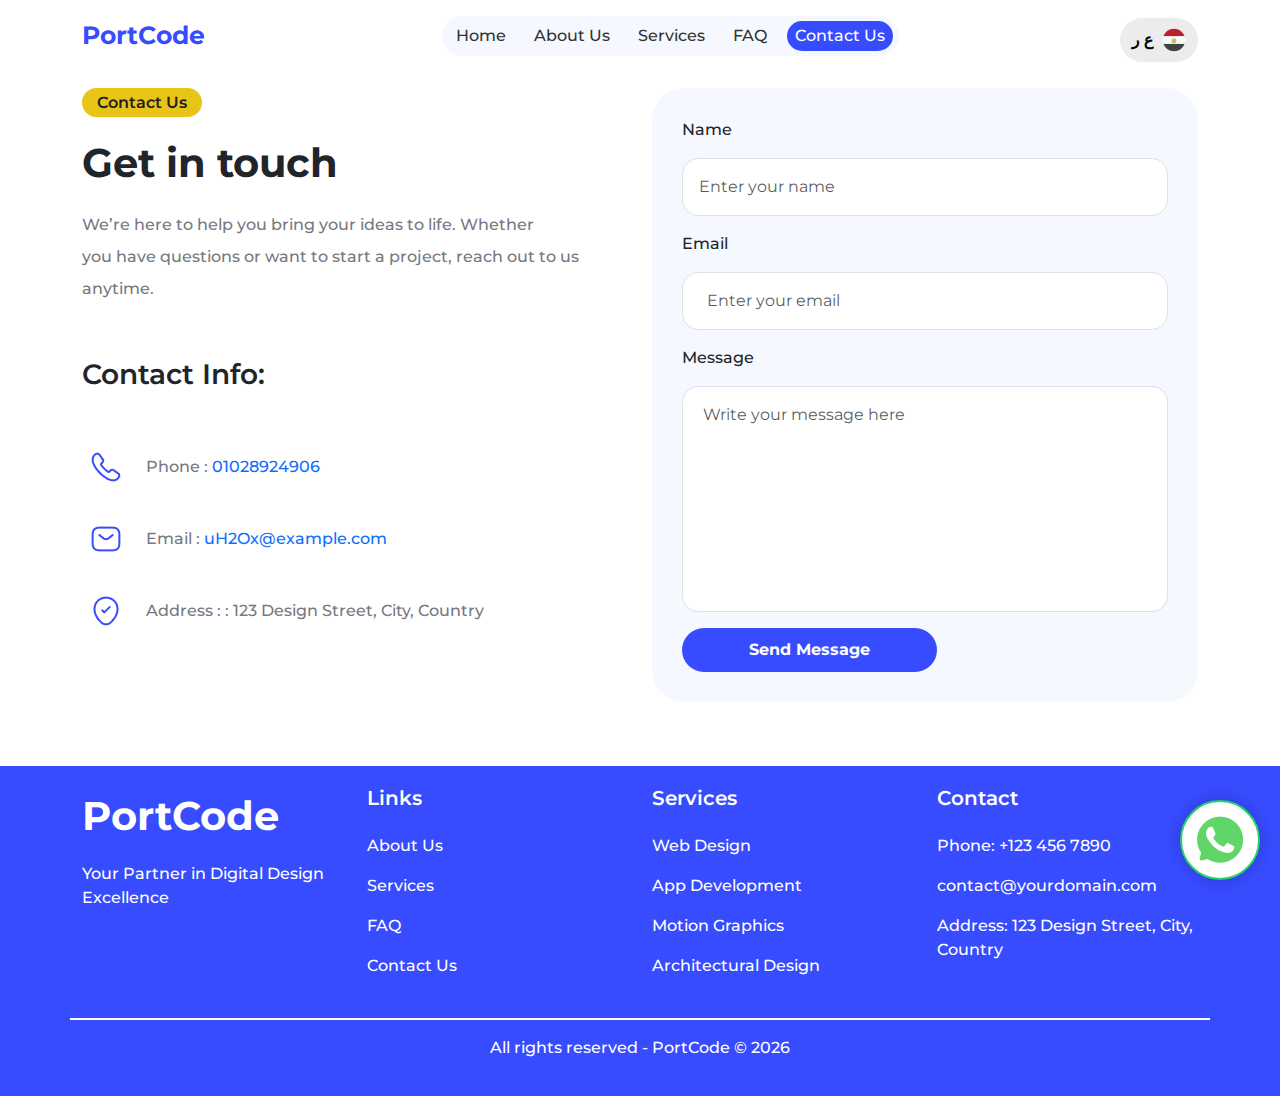
<file: contact_en.html>
<!DOCTYPE html>
<html lang="en" dir="ltr">

<head>
    <meta charset="UTF-8">
    <meta name="viewport" content="width=device-width, initial-scale=1.0">

    <!-- SEO Meta Tags -->
    <meta name="description"
        content="Port Code – Your partner in website design, app development, motion graphics, and architectural solutions.">
    <meta name="keywords"
        content="Web Design, App Development, Port Code, Motion Graphics, Architectural Design, Digital Solutions">
    <meta name="author" content="Port Code Team">
    <meta name="robots" content="index, follow">

    <!-- Open Graph / Facebook -->
    <meta property="og:title" content="Port Code - Web & App Development Experts">
    <meta property="og:description"
        content="We provide top-notch digital design, development, and creative services to elevate your brand.">
    <meta property="og:type" content="website">

    <!-- Twitter Card -->
    <meta name="twitter:card" content="summary_large_image">
    <meta name="twitter:title" content="Port Code - Digital Design & Development">
    <meta name="twitter:description" content="Professional web and mobile development, graphic design, and more.">

    <!-- Favicon -->
    <link rel="icon" href="assets/favicon.png" type="image/x-icon">

    <!-- CSS Files -->
    <link rel="stylesheet" href="css/all.min.css">
    <link rel="stylesheet" href="css/bootstrap.min.css">
    <link rel="stylesheet" href="css/style_en.css">
    <link rel="stylesheet" href="https://cdn.jsdelivr.net/npm/swiper@11/swiper-bundle.min.css" />

    <!-- Google Fonts -->
    <link rel="preconnect" href="https://fonts.googleapis.com">
    <link rel="preconnect" href="https://fonts.gstatic.com" crossorigin>
    <link href="https://fonts.googleapis.com/css2?family=Montserrat:ital,wght@0,100..900;1,100..900&display=swap"
        rel="stylesheet">

    <title>Port Code | Digital Solutions & Development</title>
</head>


<body>
    <!-- //start nav// -->
    <nav class="navbar navbar-expand-lg ">
        <div class="container">
            <a class="navbar-brand fw-bold" href="/index_en.html">PortCode</a>
            <button class="navbar-toggler" type="button" data-bs-toggle="collapse"
                data-bs-target="#navbarSupportedContent" aria-controls="navbarSupportedContent" aria-expanded="false"
                aria-label="Toggle navigation">
                <span class="navbar-toggler-icon"></span>
            </button>
            <div class="collapse navbar-collapse mt-2" id="navbarSupportedContent">
                <ul class="navbar-nav m-auto mb-2 ">
                    <li class="nav-item">
                        <a class="nav-link " aria-current="page" href="/index_en.html">Home</a>
                    </li>
                    <li class="nav-item">
                        <a class="nav-link" href="/about_en.html">About Us</a>
                    </li>
                    <li class="nav-item">
                        <a class="nav-link" href="/Services_en.html">Services</a>
                    </li>
                    <li class="nav-item">
                        <a class="nav-link" href="/fqa_en.html">FAQ</a>
                    </li>
                    <li class="nav-item">
                        <a class="nav-link active" href="/contact_en.html">Contact Us</a>
                    </li>
                    <a href="/contact.html"
                        class="d-flex gap-2 align-items-center text-decoration-none language d-lg-none d-sm-flex">
                        <span class="fw-semibold text-black">ع ر</span>
                        <img src="assets/global.svg" alt=""></a>
                </ul>
                <a href="/contact.html"
                    class="d-flex gap-2 align-items-center text-decoration-none language d-none d-lg-flex">
                    <span class="fw-semibold text-black">ع ر</span>
                    <img src="assets/global.svg" alt="">
                </a>
            </div>
        </div>
    </nav>
    <!-- //end nav// -->
  



 
    <section class="contact py-3 px-0 mb-5">
        <div class="container">
            <div class="row">
                <div class="col-lg-6 col-md-12">
                    <div class="text-services ">
                        <h2 class="fw-semibold mb-3"> Contact Us</h2>
                        <p class="fw-bold fs-1"> Get in touch</p>
                        <div class="des-contact mb-5">
                            We’re here to help you bring your ideas to life. Whether<br /> you have questions or want to
                            start a project, reach out to us
                            anytime.
                        </div>
                    </div>
                    <div class=" d-flex gap-3 align-items-center mb-5 mt-4 ">
                        <span class="fw-semibold fs-3">Contact Info:</span>

                    </div>
                    <div class="d-flex gap-3 align-items-center mb-4 group-contact">
                        <img src="assets/phone.png" alt="phone" class="img-fluid ">
                        <span>Phone : <a href="tel:01000000000" class="text-decoration-none ">01028924906</a></span>
                    </div>
                    <div class="d-flex gap-3 align-items-center mb-4 group-contact">
                        <img src="assets/email.png" alt="email" class="img-fluid ">
                        <span> Email : <a href="mailto:uH2Ox@example.com"
                                class="text-decoration-none ">uH2Ox@example.com</a></span>
                    </div>
                    <div class="d-flex gap-3 align-items-center mb-4 group-contact">
                        <img src="assets/map.png" alt="map" class="img-fluid ">
                        <span> <span>Address :</span> : 123 Design Street, City, Country</span>
                    </div>

                </div>
                <div class="col-lg-6 col-md-12">
                    <div class="box-form">
                        <form action="#" class="form-contact">
                            <div class="mb-3">
                                <label for="name" class="form-label mb-3">Name</label>
                                <input type="text" class="form-control" id="name" placeholder="Enter your name">
                            </div>
                            <div class="mb-3">
                                <label for="email" class="form-label mb-3"> Email</label>
                                <input type="email" class="form-control" id="email" placeholder="  Enter your email">
                            </div>
                            <div class="mb-3">
                                <label for="message" class="form-label mb-3">Message</label>
                                <textarea class="form-control" id="message" rows="8"
                                    placeholder=" Write your message here"></textarea>
                            </div>

                            <button type="button" class="btn-sned" data-bs-toggle="toast" data-bs-target="#myToast">Send
                                Message</button>
                        </form>

                        <div class="toast-container position-fixed top-0 end-0 p-3">
                            <div id="myToast" class="toast" role="alert" aria-live="assertive" aria-atomic="true">
                                <div class="toast-header">
                                    <strong class="mr-auto">Alert</strong>
                                    <button type="button" class="btn-close ms-auto " data-bs-dismiss="toast"
                                        aria-label="Close"></button>
                                </div>
                                <div class="toast-body text-danger fw-semibold">
                                    Message sent successfully!
                                </div>
                            </div>
                        </div>
                    </div>
                </div>
            </div>
        </div>
    </section>
    <!-- start footer -->
    <!-- // WhatsApp Icon -- -->
    <div class="icon-whatsapp">
        <a href="https://api.whatsapp.com/send?phone=01061836072" class="text-decoration-none" target="_blank">
            <img src="assets/logos_whatsapp-icon.png" alt="WhatsApp Icon" class="img-fluid">
        </a>
    </div>
    <!-- // WhatsApp Icon -- -->

    <footer>
        <div class="container">
            <div class="row">
                <div class="col-lg-3 col-md-6 ">
                    <div class="logo-footer">
                        <a href="/index_en.html" class="text-decoration-none fw-bold text-white fs-1">PortCode</a>
                        <p class="mt-3">Your Partner in Digital Design Excellence</p>
                    </div>
                </div>
                <div class="col-lg-3 col-md-6">
                    <div class="text-footer">
                        <h3 class="fw-semibold mb-4 fs-5"> Links</h3>
                        <ul class="list-unstyled">
                            <li class="mb-3"><a href="/about_en.html" class="text-decoration-none text-white ">About
                                    Us</a></li>
                            <li class="mb-3"><a href="/Services_en.html"
                                    class="text-decoration-none text-white ">Services</a></li>
                            <li class="mb-3"><a href="/fqa_en.html" class="text-decoration-none text-white ">FAQ</a></li>
                            <li class="mb-3"><a href="/contact_en.html" class="text-decoration-none text-white ">Contact Us</a></li>
                        </ul>
                    </div>
                </div>
                <div class="col-lg-3 col-md-6">
                    <div class="text-footer">
                        <h3 class="fw-semibold mb-4 fs-5">Services</h3>
                        <ul class="list-unstyled">
                            <li class="mb-3">Web Design</li>
                            <li class="mb-3">App Development</li>
                            <li class="mb-3">Motion Graphics</li>
                            <li class="mb-3">Architectural Design</li>
                        </ul>
                    </div>
                </div>
                <div class="col-lg-3 col-md-6">
                    <div class="text-footer">
                        <h3 class="fw-semibold mb-4 fs-5">Contact</h3>
                        <ul class="list-unstyled">
                            <li class="mb-3"><a href="tel:+1234567890" class="text-decoration-none text-white ">Phone:
                                    +123 456 7890</a></li>
                            <li class="mb-3"><a href="mailto:contact@yourdomain.com"
                                    class="text-decoration-none text-white ">contact@yourdomain.com</a></li>
                            <li class="mb-3">Address: 123 Design Street, City, Country</li>

                        </ul>
                    </div>
                </div>
                <div class="border-top border-2 border-white mt-4"></div>
                <div class="col-12 text-center mt-3">
                    <p class="text-white" id="copyrightText">All rights reserved - PortCode © 2025</p>
                </div>
            </div>
        </div>
    </footer>
    <!-- end footer -->
    <script src="https://cdn.jsdelivr.net/npm/swiper@11/swiper-bundle.min.js"></script>
    <script src="js/bootstrap.bundle.min.js"></script>
    <script src="js/main.js"></script>
</body>

</html>
</file>
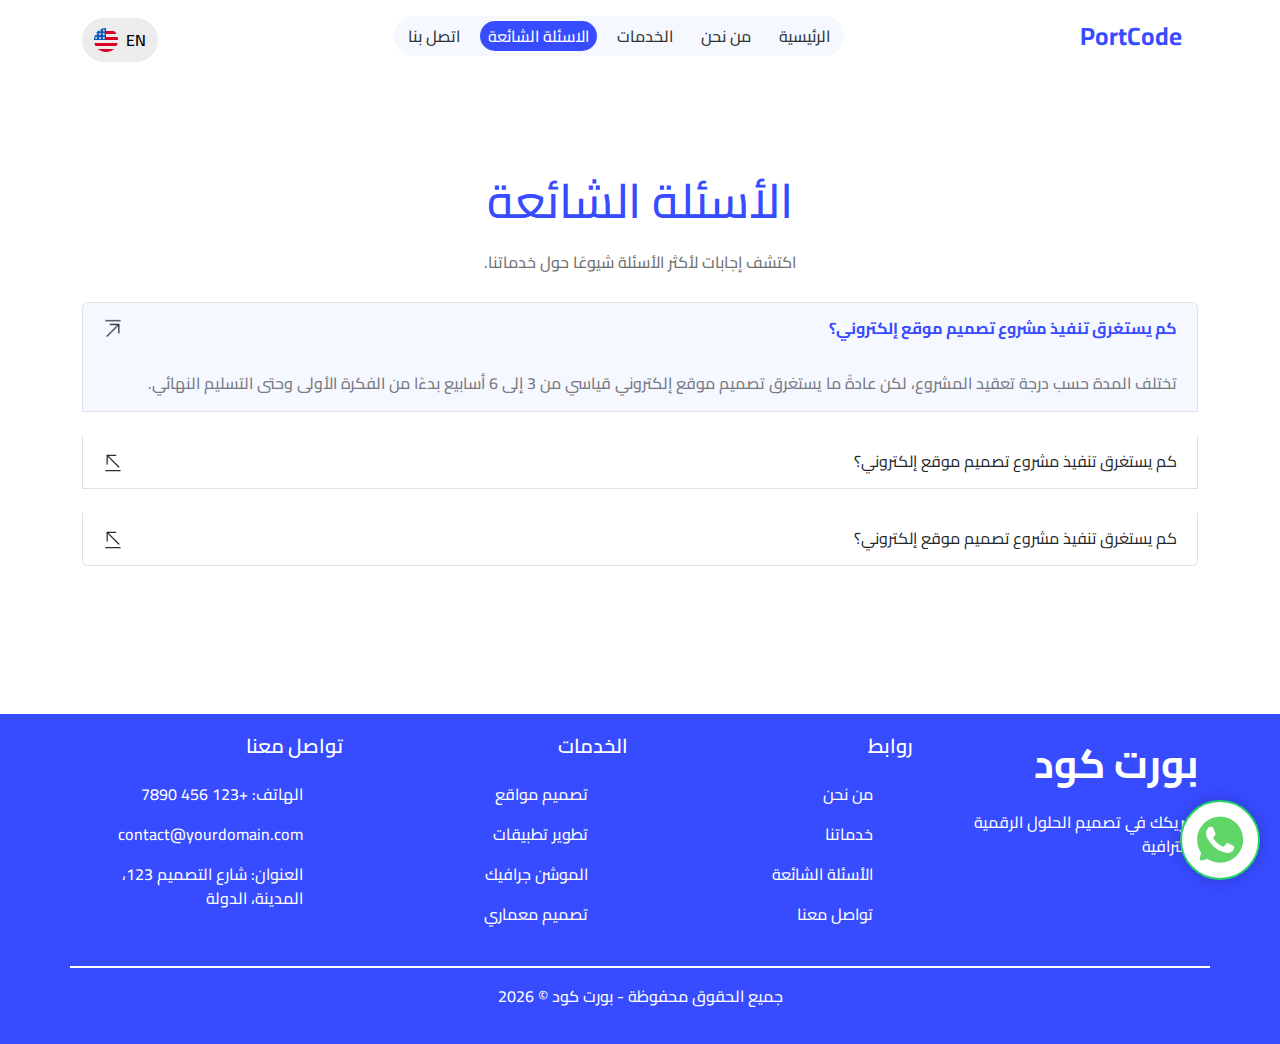
<file: faq.html>
<!DOCTYPE html>
<html lang="ar" dir="rtl">

<head>
    <meta charset="UTF-8">
    <meta name="viewport" content="width=device-width, initial-scale=1.0">

    <meta name="description"
        content="بورت كود - شركاؤك في تصميم وتطوير المواقع والتطبيقات، نقدم خدمات التصميم الجرافيكي، والموشن جرافيك، والتصميم المعماري.">
    <meta name="keywords"
        content="تصميم مواقع, تطوير تطبيقات, بورت كود, موشن جرافيك, تصميم معماري, شركة تصميم, خدمات رقمية">
    <meta name="author" content="Port Code Team">
    <meta name="robots" content="index, follow">

    <meta property="og:title" content="بورت كود - تصميم وتطوير مواقع وتطبيقات">
    <meta property="og:description" content="شركاؤك في تقديم حلول رقمية متكاملة بخبرة واحترافية.">
    <meta property="og:type" content="website">

    <!-- Twitter Card -->
    <meta name="twitter:card" content="summary_large_image">
    <meta name="twitter:title" content="بورت كود - تصميم وتطوير مواقع وتطبيقات">
    <meta name="twitter:description" content="شركاؤك في تقديم حلول رقمية متكاملة بخبرة واحترافية.">

    <!-- Favicons -->
    <link rel="icon" href="assets/favicon.png" type="image/x-icon">

    <!-- CSS -->
    <link rel="stylesheet" href="css/all.min.css">
    <link rel="stylesheet" href="css/bootstrap.min.css">
    <link rel="stylesheet" href="https://cdn.jsdelivr.net/npm/swiper@11/swiper-bundle.min.css" />
    <link rel="stylesheet" href="css/style.css">

    <!-- fonts google-->
    <link rel="preconnect" href="https://fonts.googleapis.com">
    <link rel="preconnect" href="https://fonts.gstatic.com" crossorigin>
    <link href="https://fonts.googleapis.com/css2?family=Cairo:wght@200..1000&display=swap" rel="stylesheet">

    <title>بورت كود | تصميم وتطوير مواقع وتطبيقات</title>
</head>


<body>
    <!-- //start nav// -->
    <nav class="navbar navbar-expand-lg ">
        <div class="container">
            <a class="navbar-brand fw-bold" href="/index.html">PortCode</a>
            <button class="navbar-toggler" type="button" data-bs-toggle="collapse"
                data-bs-target="#navbarSupportedContent" aria-controls="navbarSupportedContent" aria-expanded="false"
                aria-label="Toggle navigation">
                <span class="navbar-toggler-icon"></span>
            </button>
            <div class="collapse navbar-collapse mt-2" id="navbarSupportedContent">
                <ul class="navbar-nav m-auto mb-2 ">
                    <li class="nav-item">
                        <a class="nav-link " aria-current="page" href="/index.html">الرئيسية</a>
                    </li>
                    <li class="nav-item">
                        <a class="nav-link" href="/about.html">من نحن</a>
                    </li>
                    <li class="nav-item">
                        <a class="nav-link" href="/Services.html">الخدمات</a>
                    </li>
                    <li class="nav-item">
                        <a class="nav-link active" href="/faq.html">الاسئلة الشائعة</a>
                    </li>
                    <li class="nav-item">
                        <a class="nav-link" href="/contact.html"> اتصل بنا</a>
                    </li>
                    <a href="/fqa_en.html"
                        class="d-flex gap-2 align-items-center  text-decoration-none language d-lg-none d-sm-flex">
                        <span class="fw-semibold text-black">EN</span>
                        <img src="assets/circle-flags_us.png" alt=""></a>
                </ul>
                <a href="/fqa_en.html"
                    class="d-flex gap-2 align-items-center text-decoration-none language d-none d-lg-flex">
                    <span class="fw-semibold text-black">EN</span>
                    <img src="assets/circle-flags_us.png" alt="">
                </a>
            </div>
        </div>
    </nav>
    <!-- //end nav// -->
  

  


    <!-- start Frequently -->
    <section class="Frequently">
        <div class="container">
            <div class="row">
                <div class="text-center text-frequently">
                    <h2>
                        الأسئلة الشائعة
                    </h2>
                    <p>اكتشف إجابات لأكثر الأسئلة شيوعًا حول خدماتنا.</p>
                </div>
                <div class="accordion custom-accordion" id="accordionExample">
                    <div class="accordion-item mb-4">
                        <h2 class="accordion-header">
                            <button class="accordion-button" type="button" data-bs-toggle="collapse"
                                data-bs-target="#collapseOne" aria-expanded="true" aria-controls="collapseOne">
                                كم يستغرق تنفيذ مشروع تصميم موقع إلكتروني؟
                            </button>
                        </h2>
                        <div id="collapseOne" class="accordion-collapse collapse show"
                            data-bs-parent="#accordionExample">
                            <div class="accordion-body">
                                تختلف المدة حسب درجة تعقيد المشروع، لكن عادةً ما يستغرق تصميم موقع إلكتروني قياسي من 3
                                إلى 6 أسابيع
                                بدءًا من الفكرة
                                الأولى وحتى التسليم النهائي.
                            </div>
                        </div>
                    </div>
                    <div class="accordion-item mb-4">
                        <h2 class="accordion-header">
                            <button class="accordion-button collapsed" type="button" data-bs-toggle="collapse"
                                data-bs-target="#collapseTwo" aria-expanded="false" aria-controls="collapseTwo">
                                كم يستغرق تنفيذ مشروع تصميم موقع إلكتروني؟
                            </button>
                        </h2>
                        <div id="collapseTwo" class="accordion-collapse collapse" data-bs-parent="#accordionExample">
                            <div class="accordion-body">
                                تختلف المدة حسب درجة تعقيد المشروع، لكن عادةً ما يستغرق تصميم موقع إلكتروني قياسي من 3
                                إلى 6 أسابيع بدءًا من الفكرة
                                الأولى وحتى التسليم النهائي.

                            </div>
                        </div>
                    </div>
                    <div class="accordion-item mb-5">
                        <h2 class="accordion-header">
                            <button class="accordion-button collapsed" type="button" data-bs-toggle="collapse"
                                data-bs-target="#collapseThree" aria-expanded="false" aria-controls="collapseThree">
                                كم يستغرق تنفيذ مشروع تصميم موقع إلكتروني؟
                            </button>
                        </h2>
                        <div id="collapseThree" class="accordion-collapse collapse" data-bs-parent="#accordionExample">
                            <div class="accordion-body">
                                تختلف المدة حسب درجة تعقيد المشروع، لكن عادةً ما يستغرق تصميم موقع إلكتروني قياسي من 3
                                إلى 6 أسابيع بدءًا من الفكرة
                                الأولى وحتى التسليم النهائي.
                            </div>
                        </div>
                    </div>
                </div>
            </div>
        </div>
    </section>
    <!-- end Frequently -->
  
    <!-- // WhatsApp Icon -- -->
    <div class="icon-whatsapp">
        <a href="https://api.whatsapp.com/send?phone=01061836072" class="text-decoration-none" target="_blank">
            <img src="assets/logos_whatsapp-icon.png" alt="WhatsApp Icon" class="img-fluid">
        </a>
    </div>
    <!-- // WhatsApp Icon -- -->
    <!-- start footer -->
    <footer>
        <div class="container">
            <div class="row">
                <div class="col-lg-3 col-md-6">
                    <div class="logo-footer">
                        <a href="/index.html" class="text-decoration-none fw-bold text-white fs-1">بورت كود</a>
                        <p class="mt-3">شريكك في تصميم الحلول الرقمية باحترافية</p>
                    </div>
                </div>
                <div class="col-lg-3 col-md-6">
                    <div class="text-footer">
                        <h3 class="fw-semibold mb-4 fs-5">روابط</h3>
                        <ul class="list-unstyled m-auto">
                            <li class="mb-3"><a href="/about.html" class="text-decoration-none text-white">من نحن</a>
                            </li>
                            <li class="mb-3"><a href="/Services.html"
                                    class="text-decoration-none text-white">خدماتنا</a></li>
                            <li class="mb-3"><a href="/faq.html" class="text-decoration-none text-white">الأسئلة الشائعة</a>
                            </li>
                            <li class="mb-3"><a href="/contact.html" class="text-decoration-none text-white">تواصل معنا</a></li>
                        </ul>
                    </div>
                </div>
                <div class="col-lg-3 col-md-6">
                    <div class="text-footer">
                        <h3 class="fw-semibold mb-4 fs-5">الخدمات</h3>
                        <ul class="list-unstyled m-auto">
                            <li class="mb-3">تصميم مواقع</li>
                            <li class="mb-3">تطوير تطبيقات</li>
                            <li class="mb-3">الموشن جرافيك</li>
                            <li class="mb-3">تصميم معماري</li>
                        </ul>
                    </div>
                </div>
                <div class="col-lg-3 col-md-6">
                    <div class="text-footer">
                        <h3 class="fw-semibold mb-4 fs-5">تواصل معنا</h3>
                        <ul class="list-unstyled">
                            <li class="mb-3"><a href="tel:+1234567890" class="text-decoration-none text-white">الهاتف:
                                    +123 456 7890</a></li>
                            <li class="mb-3"><a href="mailto:contact@yourdomain.com"
                                    class="text-decoration-none text-white">contact@yourdomain.com</a></li>
                            <li class="mb-3">العنوان: شارع التصميم 123، المدينة، الدولة</li>
                        </ul>
                    </div>
                </div>

                <div class="border-top border-2 border-white mt-4"></div>

                <div class="col-12 text-center mt-3">
                    <p class="text-white" id="copyrightText">جميع الحقوق محفوظة - بورت كود © 2025</p>
                </div>
            </div>
        </div>
    </footer>

    <!-- end footer -->
    <script src="https://cdn.jsdelivr.net/npm/swiper@11/swiper-bundle.min.js"></script>

    <script src="js/bootstrap.bundle.min.js"></script>
    <script src="js/main.js"></script>
</body>

</html>
</file>
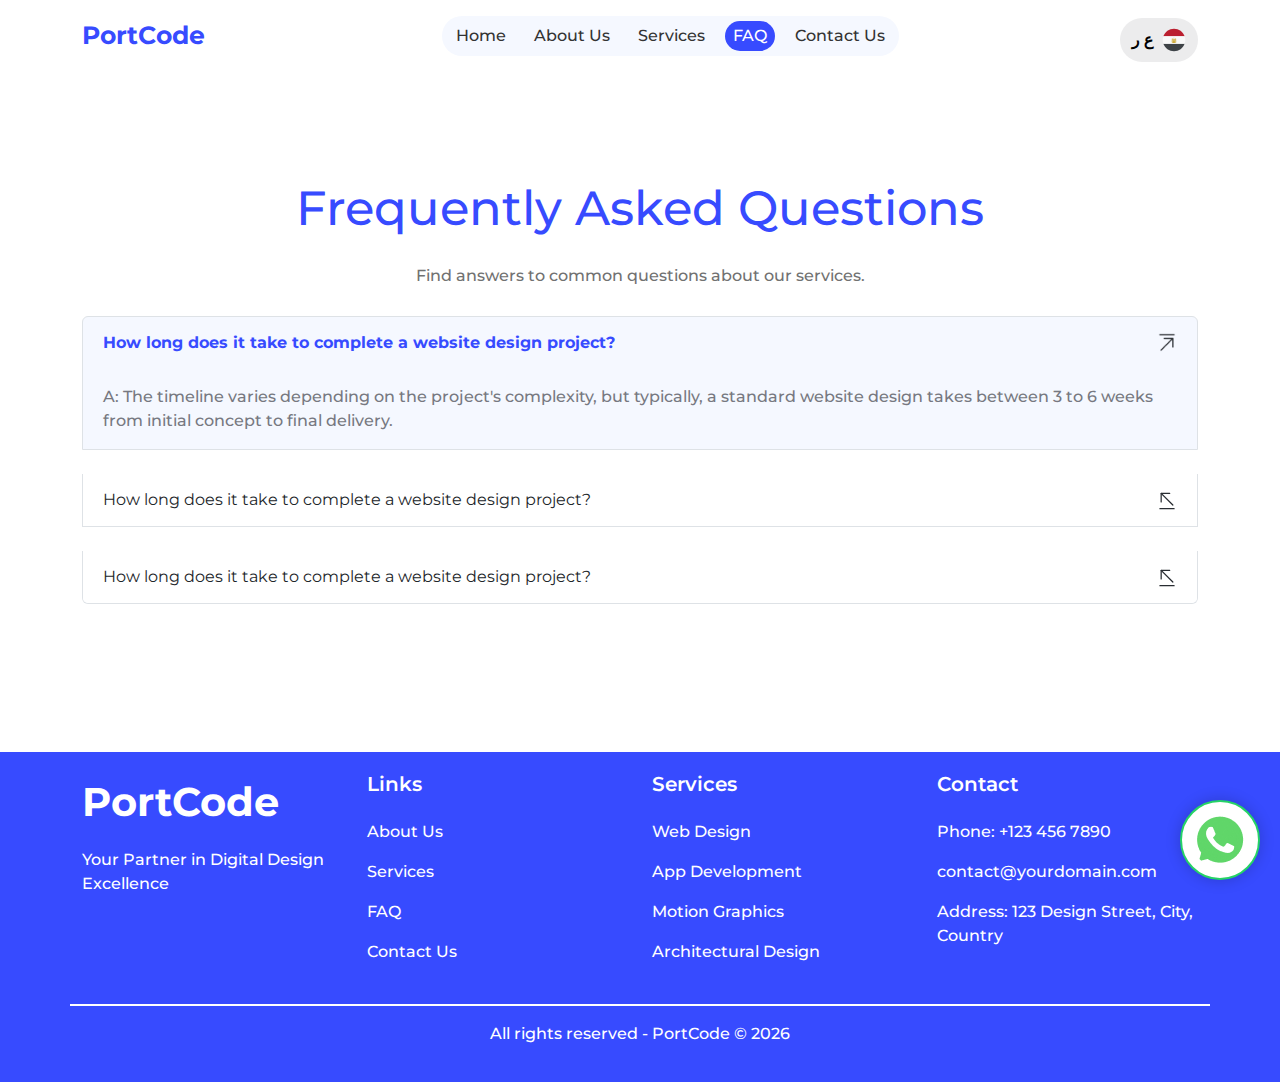
<file: fqa_en.html>
<!DOCTYPE html>
<html lang="en" dir="ltr">

<head>
    <meta charset="UTF-8">
    <meta name="viewport" content="width=device-width, initial-scale=1.0">

    <!-- SEO Meta Tags -->
    <meta name="description"
        content="Port Code – Your partner in website design, app development, motion graphics, and architectural solutions.">
    <meta name="keywords"
        content="Web Design, App Development, Port Code, Motion Graphics, Architectural Design, Digital Solutions">
    <meta name="author" content="Port Code Team">
    <meta name="robots" content="index, follow">

    <!-- Open Graph / Facebook -->
    <meta property="og:title" content="Port Code - Web & App Development Experts">
    <meta property="og:description"
        content="We provide top-notch digital design, development, and creative services to elevate your brand.">
    <meta property="og:type" content="website">

    <!-- Twitter Card -->
    <meta name="twitter:card" content="summary_large_image">
    <meta name="twitter:title" content="Port Code - Digital Design & Development">
    <meta name="twitter:description" content="Professional web and mobile development, graphic design, and more.">

    <!-- Favicon -->
    <link rel="icon" href="assets/favicon.png" type="image/x-icon">

    <!-- CSS Files -->
    <link rel="stylesheet" href="css/all.min.css">
    <link rel="stylesheet" href="css/bootstrap.min.css">
    <link rel="stylesheet" href="css/style_en.css">
    <link rel="stylesheet" href="https://cdn.jsdelivr.net/npm/swiper@11/swiper-bundle.min.css" />

    <!-- Google Fonts -->
    <link rel="preconnect" href="https://fonts.googleapis.com">
    <link rel="preconnect" href="https://fonts.gstatic.com" crossorigin>
    <link href="https://fonts.googleapis.com/css2?family=Montserrat:ital,wght@0,100..900;1,100..900&display=swap"
        rel="stylesheet">

    <title>Port Code | Digital Solutions & Development</title>
</head>


<body>
    <!-- //start nav// -->
    <nav class="navbar navbar-expand-lg ">
        <div class="container">
            <a class="navbar-brand fw-bold" href="/index_en.html">PortCode</a>
            <button class="navbar-toggler" type="button" data-bs-toggle="collapse"
                data-bs-target="#navbarSupportedContent" aria-controls="navbarSupportedContent" aria-expanded="false"
                aria-label="Toggle navigation">
                <span class="navbar-toggler-icon"></span>
            </button>
            <div class="collapse navbar-collapse mt-2" id="navbarSupportedContent">
                <ul class="navbar-nav m-auto mb-2 ">
                    <li class="nav-item">
                        <a class="nav-link " aria-current="page" href="/index_en.html">Home</a>
                    </li>
                    <li class="nav-item">
                        <a class="nav-link" href="/about_en.html">About Us</a>
                    </li>
                    <li class="nav-item">
                        <a class="nav-link" href="/Services_en.html">Services</a>
                    </li>
                    <li class="nav-item">
                        <a class="nav-link active" href="/fqa_en.html">FAQ</a>
                    </li>
                    <li class="nav-item">
                        <a class="nav-link" href="/contact_en.html">Contact Us</a>
                    </li>
                    <a href="/faq.html"
                        class="d-flex gap-2 align-items-center text-decoration-none language d-lg-none d-sm-flex">
                        <span class="fw-semibold text-black">ع ر</span>
                        <img src="assets/global.svg" alt=""></a>
                </ul>
                <a href="/faq.html"
                    class="d-flex gap-2 align-items-center text-decoration-none language d-none d-lg-flex">
                    <span class="fw-semibold text-black">ع ر</span>
                    <img src="assets/global.svg" alt="">
                </a>
            </div>
        </div>
    </nav>
    <!-- //end nav// -->
   
   


    <!-- start Frequently -->
    <section class="Frequently">
        <div class="container">
            <div class="row">
                <div class="text-center text-frequently">
                    <h2>
                        Frequently Asked Questions
                    </h2>
                    <p> Find answers to common questions about our services.</p>
                </div>
                <div class="accordion" id="accordionExample">
                    <div class="accordion-item mb-4">
                        <h2 class="accordion-header">
                            <button class="accordion-button" type="button" data-bs-toggle="collapse"
                                data-bs-target="#collapseOne" aria-expanded="true" aria-controls="collapseOne">
                                How long does it take to complete a website design project?
                            </button>
                        </h2>
                        <div id="collapseOne" class="accordion-collapse collapse show"
                            data-bs-parent="#accordionExample">
                            <div class="accordion-body">
                                A: The timeline varies depending on the project's complexity, but typically, a standard
                                website design takes between 3
                                to 6 weeks from initial concept to final delivery.

                            </div>
                        </div>
                    </div>
                    <div class="accordion-item mb-4">
                        <h2 class="accordion-header">
                            <button class="accordion-button collapsed" type="button" data-bs-toggle="collapse"
                                data-bs-target="#collapseTwo" aria-expanded="false" aria-controls="collapseTwo">
                                How long does it take to complete a website design project?
                            </button>
                        </h2>
                        <div id="collapseTwo" class="accordion-collapse collapse" data-bs-parent="#accordionExample">
                            <div class="accordion-body">
                                A: The timeline varies depending on the project's complexity, but typically, a standard
                                website design takes between 3
                                to 6 weeks from initial concept to final delivery.

                            </div>
                        </div>
                    </div>
                    <div class="accordion-item mb-5">
                        <h2 class="accordion-header">
                            <button class="accordion-button collapsed" type="button" data-bs-toggle="collapse"
                                data-bs-target="#collapseThree" aria-expanded="false" aria-controls="collapseThree">
                                How long does it take to complete a website design project?
                            </button>
                        </h2>
                        <div id="collapseThree" class="accordion-collapse collapse" data-bs-parent="#accordionExample">
                            <div class="accordion-body">
                                A: The timeline varies depending on the project's complexity, but typically, a standard
                                website design takes between 3
                                to 6 weeks from initial concept to final delivery.

                            </div>
                        </div>
                    </div>
                </div>
            </div>
        </div>
    </section>
    <!-- end Frequently -->
   
    <!-- start footer -->
    <!-- // WhatsApp Icon -- -->
    <div class="icon-whatsapp">
        <a href="https://api.whatsapp.com/send?phone=01061836072" class="text-decoration-none" target="_blank">
            <img src="assets/logos_whatsapp-icon.png" alt="WhatsApp Icon" class="img-fluid">
        </a>
    </div>
    <!-- // WhatsApp Icon -- -->

    <footer>
        <div class="container">
            <div class="row">
                <div class="col-lg-3 col-md-6 ">
                    <div class="logo-footer">
                        <a href="/index_en.html" class="text-decoration-none fw-bold text-white fs-1">PortCode</a>
                        <p class="mt-3">Your Partner in Digital Design Excellence</p>
                    </div>
                </div>
                <div class="col-lg-3 col-md-6">
                    <div class="text-footer">
                        <h3 class="fw-semibold mb-4 fs-5"> Links</h3>
                        <ul class="list-unstyled">
                            <li class="mb-3"><a href="/about_en.html" class="text-decoration-none text-white ">About
                                    Us</a></li>
                            <li class="mb-3"><a href="/Services_en.html"
                                    class="text-decoration-none text-white ">Services</a></li>
                            <li class="mb-3"><a href="/fqa_en.html" class="text-decoration-none text-white ">FAQ</a></li>
                            <li class="mb-3"><a href="/contact_en.html" class="text-decoration-none text-white ">Contact Us</a></li>
                        </ul>
                    </div>
                </div>
                <div class="col-lg-3 col-md-6">
                    <div class="text-footer">
                        <h3 class="fw-semibold mb-4 fs-5">Services</h3>
                        <ul class="list-unstyled">
                            <li class="mb-3">Web Design</li>
                            <li class="mb-3">App Development</li>
                            <li class="mb-3">Motion Graphics</li>
                            <li class="mb-3">Architectural Design</li>
                        </ul>
                    </div>
                </div>
                <div class="col-lg-3 col-md-6">
                    <div class="text-footer">
                        <h3 class="fw-semibold mb-4 fs-5">Contact</h3>
                        <ul class="list-unstyled">
                            <li class="mb-3"><a href="tel:+1234567890" class="text-decoration-none text-white ">Phone:
                                    +123 456 7890</a></li>
                            <li class="mb-3"><a href="mailto:contact@yourdomain.com"
                                    class="text-decoration-none text-white ">contact@yourdomain.com</a></li>
                            <li class="mb-3">Address: 123 Design Street, City, Country</li>

                        </ul>
                    </div>
                </div>
                <div class="border-top border-2 border-white mt-4"></div>
                <div class="col-12 text-center mt-3">
                    <p class="text-white" id="copyrightText">All rights reserved - PortCode © 2025</p>
                </div>
            </div>
        </div>
    </footer>
    <!-- end footer -->
    <script src="https://cdn.jsdelivr.net/npm/swiper@11/swiper-bundle.min.js"></script>
    <script src="js/bootstrap.bundle.min.js"></script>
    <script src="js/main.js"></script>
</body>

</html>
</file>
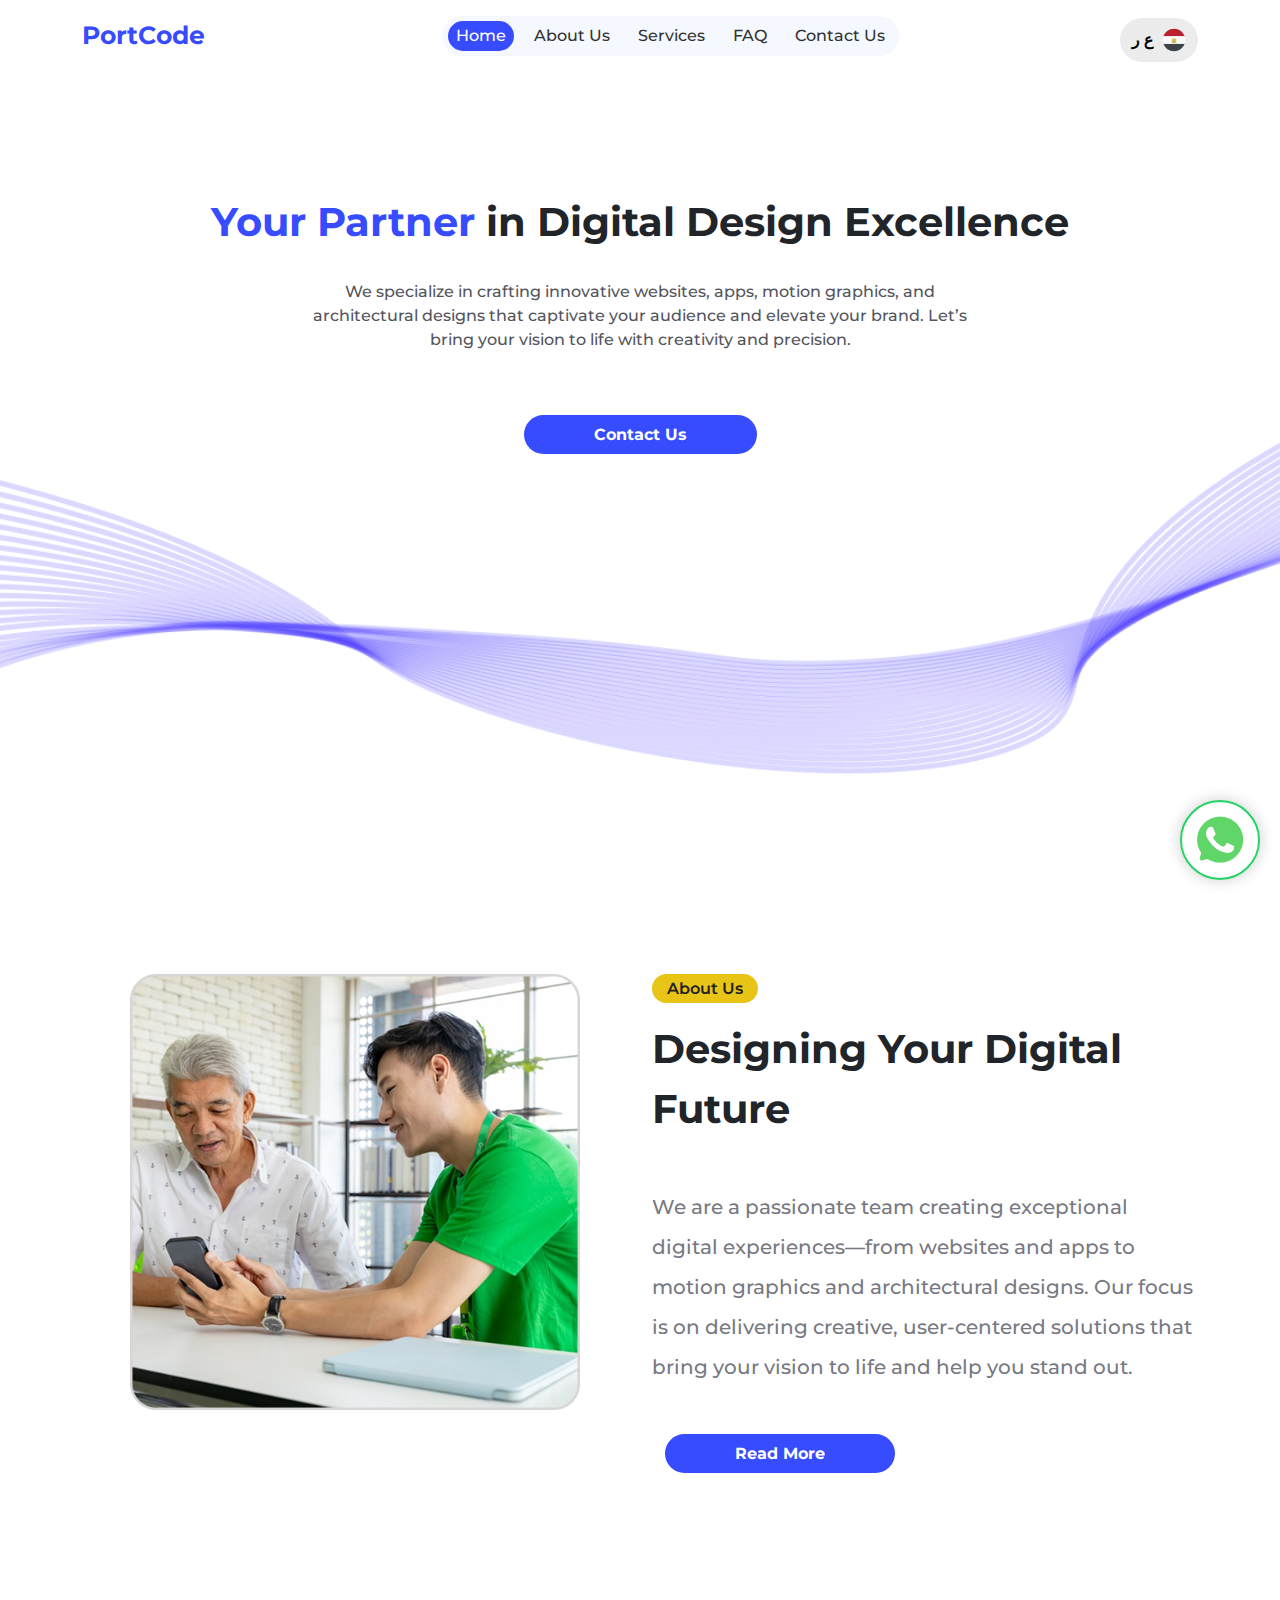
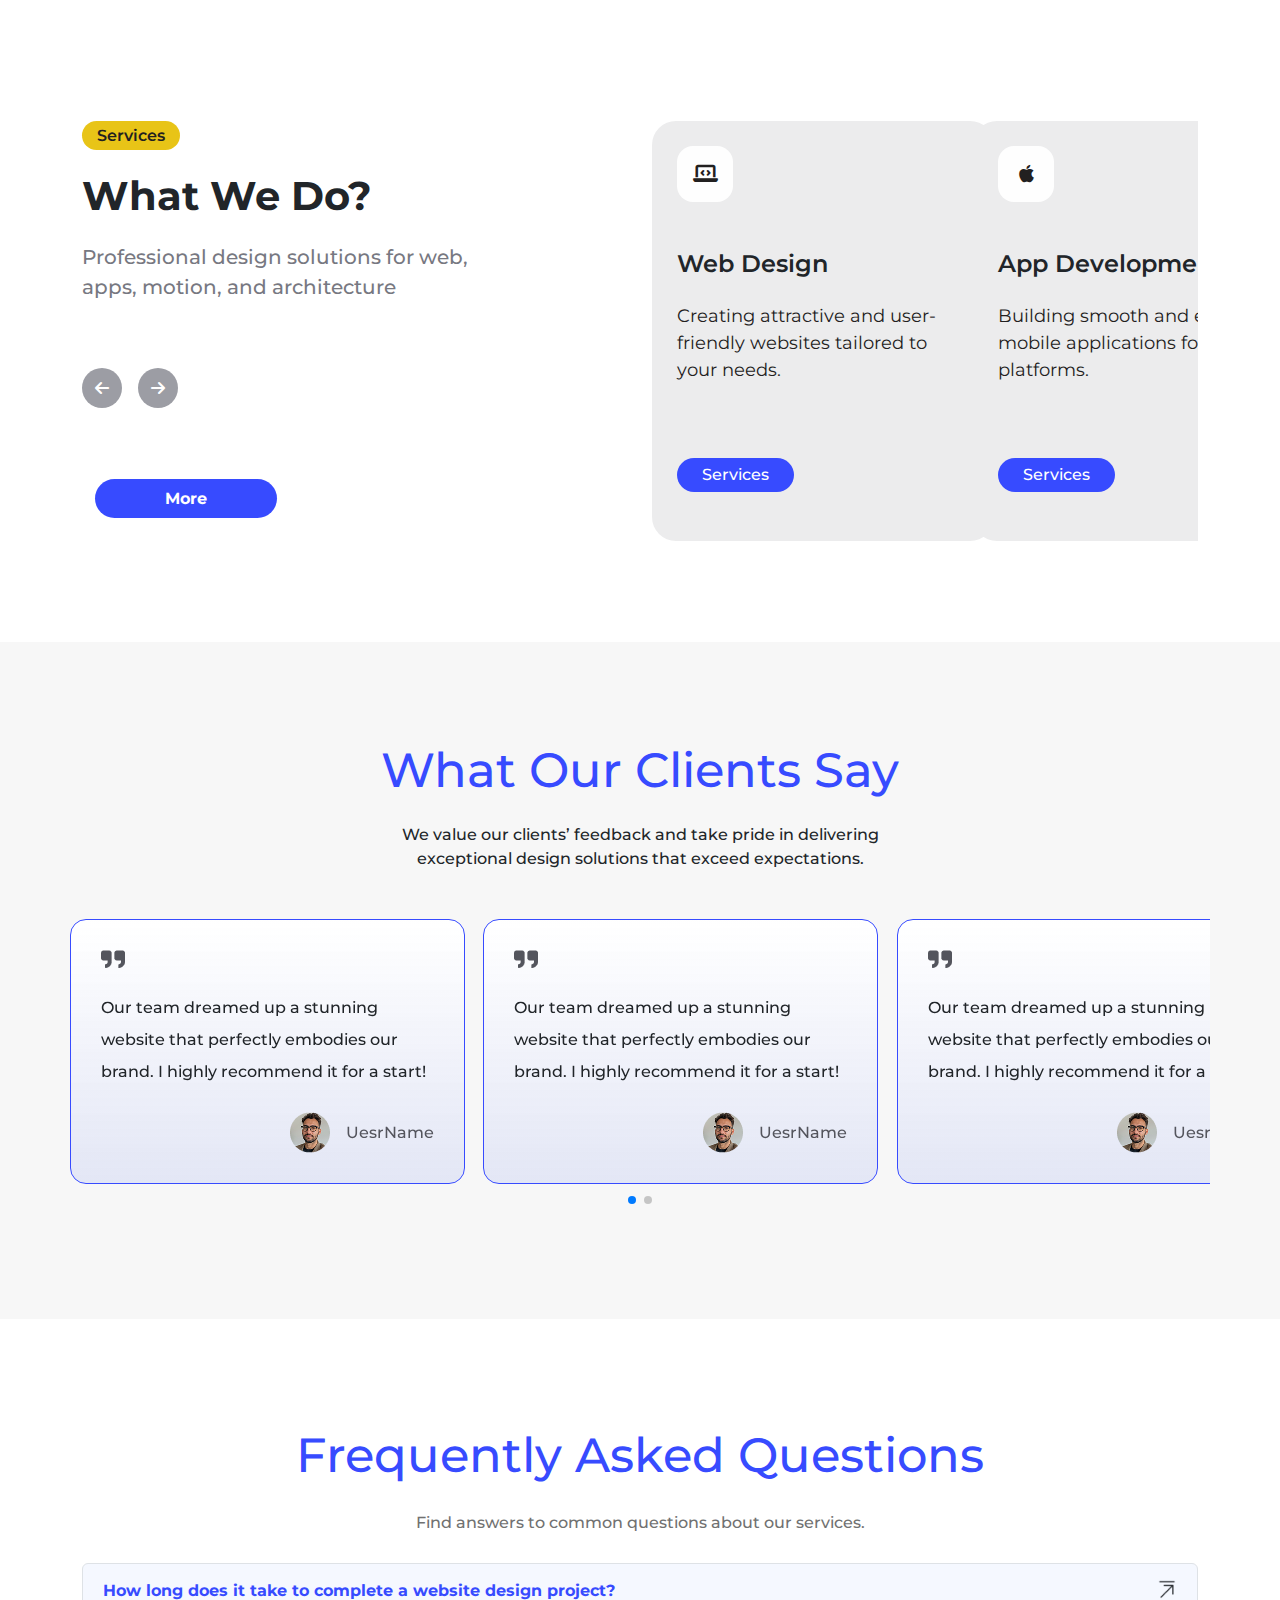
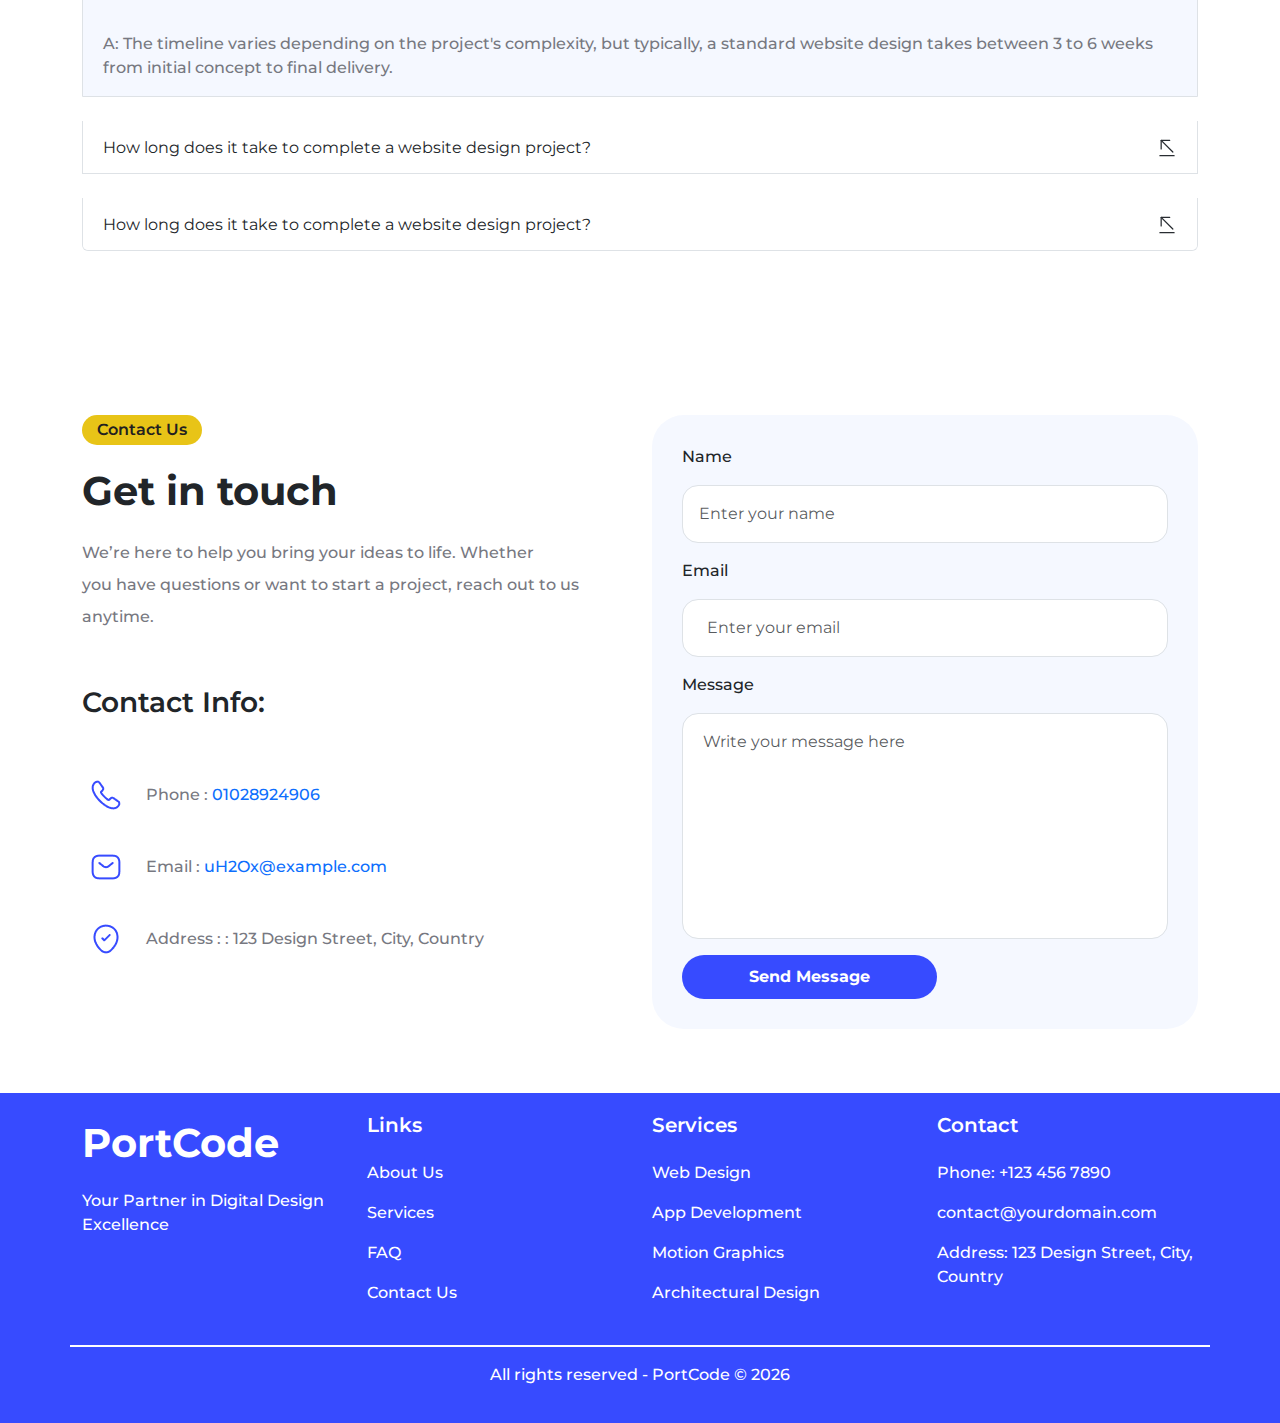
<file: index_en.html>
<!DOCTYPE html>
<html lang="en" dir="ltr">

<head>
    <meta charset="UTF-8">
    <meta name="viewport" content="width=device-width, initial-scale=1.0">

    <!-- SEO Meta Tags -->
    <meta name="description"
        content="Port Code – Your partner in website design, app development, motion graphics, and architectural solutions.">
    <meta name="keywords"
        content="Web Design, App Development, Port Code, Motion Graphics, Architectural Design, Digital Solutions">
    <meta name="author" content="Port Code Team">
    <meta name="robots" content="index, follow">
    <link rel="canonical" href="https://port-code-iota.vercel.app/index_en.html">

    <!-- Open Graph / Facebook -->
    <meta property="og:title" content="Port Code - Web & App Development Experts">
    <meta property="og:description"
        content="We provide top-notch digital design, development, and creative services to elevate your brand.">
    <meta property="og:image" content="https://www.yourdomain.com/assets/og-image.jpg">
    <meta property="og:url" content="https://port-code-iota.vercel.app/index_en.html">
    <meta property="og:type" content="website">

    <!-- Twitter Card -->
    <meta name="twitter:card" content="summary_large_image">
    <meta name="twitter:title" content="Port Code - Digital Design & Development">
    <meta name="twitter:description" content="Professional web and mobile development, graphic design, and more.">
    <meta name="twitter:image" content="https://port-code-iota.vercel.app/assets/og-image.jpg">

    <!-- Favicon -->
    <link rel="icon" href="assets/favicon.ico" type="image/x-icon">

    <!-- CSS Files -->
    <link rel="stylesheet" href="css/all.min.css">
    <link rel="stylesheet" href="css/bootstrap.min.css">
    <link rel="stylesheet" href="css/style_en.css">
    <link rel="stylesheet" href="https://cdn.jsdelivr.net/npm/swiper@11/swiper-bundle.min.css" />

    <!-- Google Fonts -->
    <link rel="preconnect" href="https://fonts.googleapis.com">
    <link rel="preconnect" href="https://fonts.gstatic.com" crossorigin>
    <link href="https://fonts.googleapis.com/css2?family=Montserrat:ital,wght@0,100..900;1,100..900&display=swap"
        rel="stylesheet">

    <title>Port Code | Digital Solutions & Development</title>
</head>


<body>
    <!-- //start nav// -->
    <nav class="navbar navbar-expand-lg ">
        <div class="container">
            <a class="navbar-brand fw-bold" href="/index_en.html">PortCode</a>
            <button class="navbar-toggler" type="button" data-bs-toggle="collapse"
                data-bs-target="#navbarSupportedContent" aria-controls="navbarSupportedContent" aria-expanded="false"
                aria-label="Toggle navigation">
                <span class="navbar-toggler-icon"></span>
            </button>
            <div class="collapse navbar-collapse mt-2" id="navbarSupportedContent">
                <ul class="navbar-nav m-auto mb-2 ">
                    <li class="nav-item">
                        <a class="nav-link active" aria-current="page" href="#">Home</a>
                    </li>
                    <li class="nav-item">
                        <a class="nav-link" href="#">About Us</a>
                    </li>
                    <li class="nav-item">
                        <a class="nav-link" href="#">Services</a>
                    </li>
                    <li class="nav-item">
                        <a class="nav-link" href="#">FAQ</a>
                    </li>
                    <li class="nav-item">
                        <a class="nav-link" href="#">Contact Us</a>
                    </li>
                    <a href="/index.html"
                        class="d-flex gap-2 align-items-center text-decoration-none language d-lg-none d-sm-flex">
                        <span class="fw-semibold text-black">ع ر</span>
                        <img src="assets/global.svg" alt=""></a>
                </ul>
                <a href="/index.html"
                    class="d-flex gap-2 align-items-center text-decoration-none language d-none d-lg-flex">
                    <span class="fw-semibold text-black">ع ر</span>
                    <img src="assets/global.svg" alt="">
                </a>
            </div>
        </div>
    </nav>
    <!-- //end nav// -->
    <!-- //start header// -->
    <header class=" d-flex align-items-center justify-content-center text-center">
        <div class="container-fluid">
            <div class="row">
                <div class="text-header">
                    <h1 class="fw-bold">
                        <span class="partner">Your Partner</span> in Digital Design Excellence
                    </h1>
                    <p>We specialize in crafting innovative websites, apps, motion graphics, and <br /> architectural
                        designs that captivate your
                        audience and elevate your brand. Let’s <br /> bring your vision to life with creativity and
                        precision.
                    </p>
                </div>
                <div class="btn mt-5 position-relative">
                    <a href="#" class="text-decoration-none">Contact Us</a>

                </div>
                <div class="img-header">

                </div>
            </div>
        </div>
    </header>
    <!-- //end header// -->
    <!-- //start about us/// -->
    <section class="about-us">
        <div class="container">
            <div class="row">
                <div class="col-lg-6 col-md-12 ">
                    <div class="img-about px-5">
                        <img src="assets/Frame 1597884213.png" alt="about us image" class="img-fluid">
                    </div>
                </div>
                <div class="col-lg-6 col-md-12 ">
                    <div class="text-about">
                        <h2 class="fw-semibold mb-3">About Us</h2>
                        <p class="fw-bold fs-1 mb-5">Designing Your Digital Future</p>
                        <div class="des">
                            We are a passionate team creating exceptional digital experiences—from websites and apps to
                            motion graphics and
                            architectural designs. Our focus is on delivering creative, user-centered solutions that
                            bring your vision to life and
                            help you stand out.


                        </div>
                    </div>
                    <div class="btn mt-5 position-relative mb-5">
                        <a href="#" class="text-decoration-none"> Read More</a>
                    </div>
                </div>

            </div>
        </div>
    </section>
    <!-- //end about us/// -->
    <!-- ///start Services/// -->
    <section class="Services">
        <div class="container">
            <div class="row">
                <div class="col-lg-6 col-md-12">
                    <div class="text-services ">
                        <h2 class="fw-semibold mb-3"> Services</h2>
                        <p class="fw-bold fs-1">What We Do?</p>
                        <span>Professional design solutions for web,<br /> apps, motion, and architecture</span>
                    </div>
                    <div class="btn-silder d-flex gap-3 align-items-center mb-4 ">
                        <div class="bg-arrow swiper-button-prev-custom">
                            <i class="fa-solid fa-arrow-left text-white"></i>
                        </div>
                        <div class="bg-arrow swiper-button-next-custom">
                            <i class="fa-solid fa-arrow-right text-white"></i>
                        </div>
                    </div>
                    <div class="btn mt-5 position-relative mb-4">
                        <a href="/Services.html" class="text-decoration-none"> More</a>

                    </div>
                </div>
                <div class="col-lg-6 col-md-12">
                    <!-- Swiper -->
                    <div class="swiper mySwiper">
                        <div class="swiper-wrapper">
                            <div class="swiper-slide ">
                                <div class="card">
                                    <div class="icon-card">
                                        <i class="fa-solid fa-laptop-code"></i>
                                    </div>
                                    <div class="pt-5 text-card">
                                        <h3 class="fw-semibold mb-4">Web Design</h3>
                                        <p>Creating attractive and user- <br />friendly websites tailored to <br />your
                                            needs.
                                        </p>
                                    </div>
                                    <div class="btn-ser">
                                        <a href="#" class="text-decoration-none ">Services</a>
                                    </div>
                                </div>
                            </div>
                            <div class="swiper-slide">
                                <div class="card">
                                    <div class="icon-card">
                                        <i class="fa-brands fa-apple"></i>
                                    </div>
                                    <div class="pt-5 text-card">
                                        <h3 class="fw-semibold mb-4">App Development</h3>
                                        <p>Building smooth and efficient
                                            <br />mobile applications for all <br />
                                            platforms.
                                        </p>
                                    </div>
                                    <div class="btn-ser">
                                        <a href="#" class="text-decoration-none ">Services</a>
                                    </div>
                                </div>
                            </div>
                            <div class="swiper-slide">
                                <div class="card">
                                    <div class="icon-card">
                                        <i class="fa-brands fa-kickstarter"></i>
                                    </div>
                                    <div class="pt-5 text-card">
                                        <h3 class="fw-semibold mb-4">Motion Graphics
                                        </h3>
                                        <p>Designing engaging<br />animations to bring your<br />
                                            ideas to life.
                                        </p>
                                    </div>
                                    <div class="btn-ser">
                                        <a href="#" class="text-decoration-none ">Services</a>
                                    </div>
                                </div>
                            </div>
                            <div class="swiper-slide">
                                <div class="card">
                                    <div class="icon-card">
                                        <i class="fa-solid fa-sitemap"></i>
                                    </div>
                                    <div class="pt-5 text-card">
                                        <h3 class="fw-semibold mb-4">Architectural Design </h3>
                                        <p>Providing precise and<br />innovative architectural visual <br />
                                            solutions.

                                        </p>
                                    </div>
                                    <div class="btn-ser">
                                        <a href="#" class="text-decoration-none ">Services</a>
                                    </div>
                                </div>
                            </div>

                        </div>

                        <!-- <div class="swiper-pagination position-absolute bottom-0 " ></div> -->
                    </div>


                </div>
            </div>
        </div>
    </section>
    <!-- ///end Services/// -->
    <!-- start testimonials -->
    <section class="testimonials">
        <div class="container">
            <div class="row">
                <div class="text-center mb-5">
                    <h2 class="mb-4">What Our Clients Say </h2>
                    <span>
                        We value our clients’ feedback and take pride in delivering <br /> exceptional design solutions
                        that exceed expectations.

                    </span>
                </div>
                <!-- Swiper -->
                <div class="swiper mySwiper-testimonials">
                    <div class="swiper-wrapper">
                        <div class="swiper-slide">

                            <div class="card-testimonials ">
                                <div class="d-flex justify-content-start mb-4 ">
                                    <img src="assets/Vector.png" alt="testimonials image" class="img-fluid">
                                </div>
                                <div class="testimonialscilents">
                                    Our team dreamed up a stunning website that perfectly embodies our brand.
                                    I highly recommend it for a start!
                                </div>
                                <div class="d-flex gap-3 align-items-center mt-4 justify-content-end">

                                    <div class="image-client ">
                                        <img src="assets/Frame 1597884206.png" alt="">
                                    </div>
                                    <div class="text-client ">
                                        <span> UesrName</span>
                                    </div>
                                </div>
                            </div>
                        </div>
                        <div class="swiper-slide">

                            <div class="card-testimonials ">
                                <div class="d-flex justify-content-start mb-4 ">
                                    <img src="assets/Vector.png" alt="testimonials image" class="img-fluid">
                                </div>
                                <div class="testimonialscilents">
                                    Our team dreamed up a stunning website that perfectly embodies our brand.
                                    I highly recommend it for a start!
                                </div>
                                <div class="d-flex gap-3 align-items-center mt-4 justify-content-end">

                                    <div class="image-client ">
                                        <img src="assets/Frame 1597884206.png" alt="">
                                    </div>
                                    <div class="text-client ">
                                        <span> UesrName</span>
                                    </div>
                                </div>
                            </div>
                        </div>
                        <div class="swiper-slide">

                            <div class="card-testimonials ">
                                <div class="d-flex justify-content-start mb-4 ">
                                    <img src="assets/Vector.png" alt="testimonials image" class="img-fluid">
                                </div>
                                <div class="testimonialscilents">
                                    Our team dreamed up a stunning website that perfectly embodies our brand.
                                    I highly recommend it for a start!
                                </div>
                                <div class="d-flex gap-3 align-items-center mt-4 justify-content-end">

                                    <div class="image-client ">
                                        <img src="assets/Frame 1597884206.png" alt="">
                                    </div>
                                    <div class="text-client ">
                                        <span> UesrName</span>
                                    </div>
                                </div>
                            </div>
                        </div>
                        <div class="swiper-slide">

                            <div class="card-testimonials ">
                                <div class="d-flex justify-content-start mb-4 ">
                                    <img src="assets/Vector.png" alt="testimonials image" class="img-fluid">
                                </div>
                                <div class="testimonialscilents">
                                    Our team dreamed up a stunning website that perfectly embodies our brand.
                                    I highly recommend it for a start!
                                </div>
                                <div class="d-flex gap-3 align-items-center mt-4 justify-content-end">

                                    <div class="image-client ">
                                        <img src="assets/Frame 1597884206.png" alt="">
                                    </div>
                                    <div class="text-client ">
                                        <span> UesrName</span>
                                    </div>
                                </div>
                            </div>
                        </div>

                    </div>
                    <div class="swiper-pagination"></div>
                </div>
            </div>
        </div>
    </section>
    <!-- end testimonials -->
    <!-- start Frequently -->
    <section class="Frequently">
        <div class="container">
            <div class="row">
                <div class="text-center text-frequently">
                    <h2>
                        Frequently Asked Questions
                    </h2>
                    <p> Find answers to common questions about our services.</p>
                </div>
                <div class="accordion" id="accordionExample">
                    <div class="accordion-item mb-4">
                        <h2 class="accordion-header">
                            <button class="accordion-button" type="button" data-bs-toggle="collapse"
                                data-bs-target="#collapseOne" aria-expanded="true" aria-controls="collapseOne">
                                How long does it take to complete a website design project?
                            </button>
                        </h2>
                        <div id="collapseOne" class="accordion-collapse collapse show"
                            data-bs-parent="#accordionExample">
                            <div class="accordion-body">
                                A: The timeline varies depending on the project's complexity, but typically, a standard
                                website design takes between 3
                                to 6 weeks from initial concept to final delivery.

                            </div>
                        </div>
                    </div>
                    <div class="accordion-item mb-4">
                        <h2 class="accordion-header">
                            <button class="accordion-button collapsed" type="button" data-bs-toggle="collapse"
                                data-bs-target="#collapseTwo" aria-expanded="false" aria-controls="collapseTwo">
                                How long does it take to complete a website design project?
                            </button>
                        </h2>
                        <div id="collapseTwo" class="accordion-collapse collapse" data-bs-parent="#accordionExample">
                            <div class="accordion-body">
                                A: The timeline varies depending on the project's complexity, but typically, a standard
                                website design takes between 3
                                to 6 weeks from initial concept to final delivery.

                            </div>
                        </div>
                    </div>
                    <div class="accordion-item mb-5">
                        <h2 class="accordion-header">
                            <button class="accordion-button collapsed" type="button" data-bs-toggle="collapse"
                                data-bs-target="#collapseThree" aria-expanded="false" aria-controls="collapseThree">
                                How long does it take to complete a website design project?
                            </button>
                        </h2>
                        <div id="collapseThree" class="accordion-collapse collapse" data-bs-parent="#accordionExample">
                            <div class="accordion-body">
                                A: The timeline varies depending on the project's complexity, but typically, a standard
                                website design takes between 3
                                to 6 weeks from initial concept to final delivery.

                            </div>
                        </div>
                    </div>
                </div>
            </div>
        </div>
    </section>
    <!-- end Frequently -->
    <section class="contact py-3 px-0 mb-5">
        <div class="container">
            <div class="row">
                <div class="col-lg-6 col-md-12">
                    <div class="text-services ">
                        <h2 class="fw-semibold mb-3"> Contact Us</h2>
                        <p class="fw-bold fs-1"> Get in touch</p>
                        <div class="des-contact mb-5">
                            We’re here to help you bring your ideas to life. Whether<br /> you have questions or want to
                            start a project, reach out to us
                            anytime.
                        </div>
                    </div>
                    <div class=" d-flex gap-3 align-items-center mb-5 mt-4 ">
                        <span class="fw-semibold fs-3">Contact Info:</span>

                    </div>
                    <div class="d-flex gap-3 align-items-center mb-4 group-contact">
                        <img src="assets/phone.png" alt="phone" class="img-fluid ">
                        <span>Phone : <a href="tel:01000000000" class="text-decoration-none ">01028924906</a></span>
                    </div>
                    <div class="d-flex gap-3 align-items-center mb-4 group-contact">
                        <img src="assets/email.png" alt="email" class="img-fluid ">
                        <span> Email : <a href="mailto:uH2Ox@example.com"
                                class="text-decoration-none ">uH2Ox@example.com</a></span>
                    </div>
                    <div class="d-flex gap-3 align-items-center mb-4 group-contact">
                        <img src="assets/map.png" alt="map" class="img-fluid ">
                        <span> <span>Address :</span> : 123 Design Street, City, Country</span>
                    </div>

                </div>
                <div class="col-lg-6 col-md-12">
                    <div class="box-form">
                        <form action="#" class="form-contact">
                            <div class="mb-3">
                                <label for="name" class="form-label mb-3">Name</label>
                                <input type="text" class="form-control" id="name" placeholder="Enter your name">
                            </div>
                            <div class="mb-3">
                                <label for="email" class="form-label mb-3"> Email</label>
                                <input type="email" class="form-control" id="email" placeholder="  Enter your email">
                            </div>
                            <div class="mb-3">
                                <label for="message" class="form-label mb-3">Message</label>
                                <textarea class="form-control" id="message" rows="8"
                                    placeholder=" Write your message here"></textarea>
                            </div>

                            <button type="button" class="btn-sned" data-bs-toggle="toast" data-bs-target="#myToast">Send
                                Message</button>
                        </form>

                        <div class="toast-container position-fixed top-0 end-0 p-3">
                            <div id="myToast" class="toast" role="alert" aria-live="assertive" aria-atomic="true">
                                <div class="toast-header">
                                    <strong class="mr-auto">Alert</strong>
                                    <button type="button" class="btn-close ms-auto " data-bs-dismiss="toast"
                                        aria-label="Close"></button>
                                </div>
                                <div class="toast-body text-danger fw-semibold">
                                    Message sent successfully!
                                </div>
                            </div>
                        </div>
                    </div>
                </div>
            </div>
        </div>
    </section>
    <!-- start footer -->
     <!-- // WhatsApp Icon -- -->
    <div class="icon-whatsapp">
        <a href="https://api.whatsapp.com/send?phone=01061836072" class="text-decoration-none" target="_blank">
            <img src="assets/logos_whatsapp-icon.png" alt="WhatsApp Icon" class="img-fluid">
        </a>
    </div>
        <!-- // WhatsApp Icon -- -->

    <footer >
        <div class="container">
            <div class="row">
                <div class="col-lg-3 col-md-6 ">
                    <div class="logo-footer">
                        <a href="/index_en.html" class="text-decoration-none fw-bold text-white fs-1">PortCode</a>
                        <p class="mt-3">Your Partner in Digital Design Excellence</p>
                    </div>
                </div>
                <div class="col-lg-3 col-md-6">
                    <div class="text-footer">
                        <h3 class="fw-semibold mb-4 fs-5"> Links</h3>
                        <ul class="list-unstyled">
                            <li class="mb-3"><a href="#" class="text-decoration-none text-white ">About Us</a></li>
                            <li class="mb-3"><a href="#" class="text-decoration-none text-white ">Services</a></li>
                            <li class="mb-3"><a href="#" class="text-decoration-none text-white ">FAQ</a></li>
                            <li class="mb-3"><a href="#" class="text-decoration-none text-white ">Contact Us</a></li>
                        </ul>
                    </div>
                </div>
                <div class="col-lg-3 col-md-6">
                    <div class="text-footer">
                        <h3 class="fw-semibold mb-4 fs-5">Services</h3>
                        <ul class="list-unstyled">
                            <li class="mb-3">Web Design</li>
                            <li class="mb-3">App Development</li>
                            <li class="mb-3">Motion Graphics</li>
                            <li class="mb-3">Architectural Design</li>
                        </ul>
                    </div>
                </div>
                <div class="col-lg-3 col-md-6">
                    <div class="text-footer">
                        <h3 class="fw-semibold mb-4 fs-5">Contact</h3>
                        <ul class="list-unstyled">
                            <li class="mb-3"><a href="tel:+1234567890" class="text-decoration-none text-white ">Phone:
                                    +123 456 7890</a></li>
                            <li class="mb-3"><a href="mailto:contact@yourdomain.com"
                                    class="text-decoration-none text-white ">contact@yourdomain.com</a></li>
                            <li class="mb-3">Address: 123 Design Street, City, Country</li>

                        </ul>
                    </div>
                </div>
                <div class="border-top border-2 border-white mt-4"></div>
                <div class="col-12 text-center mt-3">
                    <p class="text-white" id="copyrightText">All rights reserved - PortCode © 2025</p>
                </div>
            </div>
        </div>
    </footer>
    <!-- end footer -->
    <script src="https://cdn.jsdelivr.net/npm/swiper@11/swiper-bundle.min.js"></script>
    <script src="js/bootstrap.bundle.min.js"></script>
    <script src="js/main.js"></script>
</body>

</html>
</file>
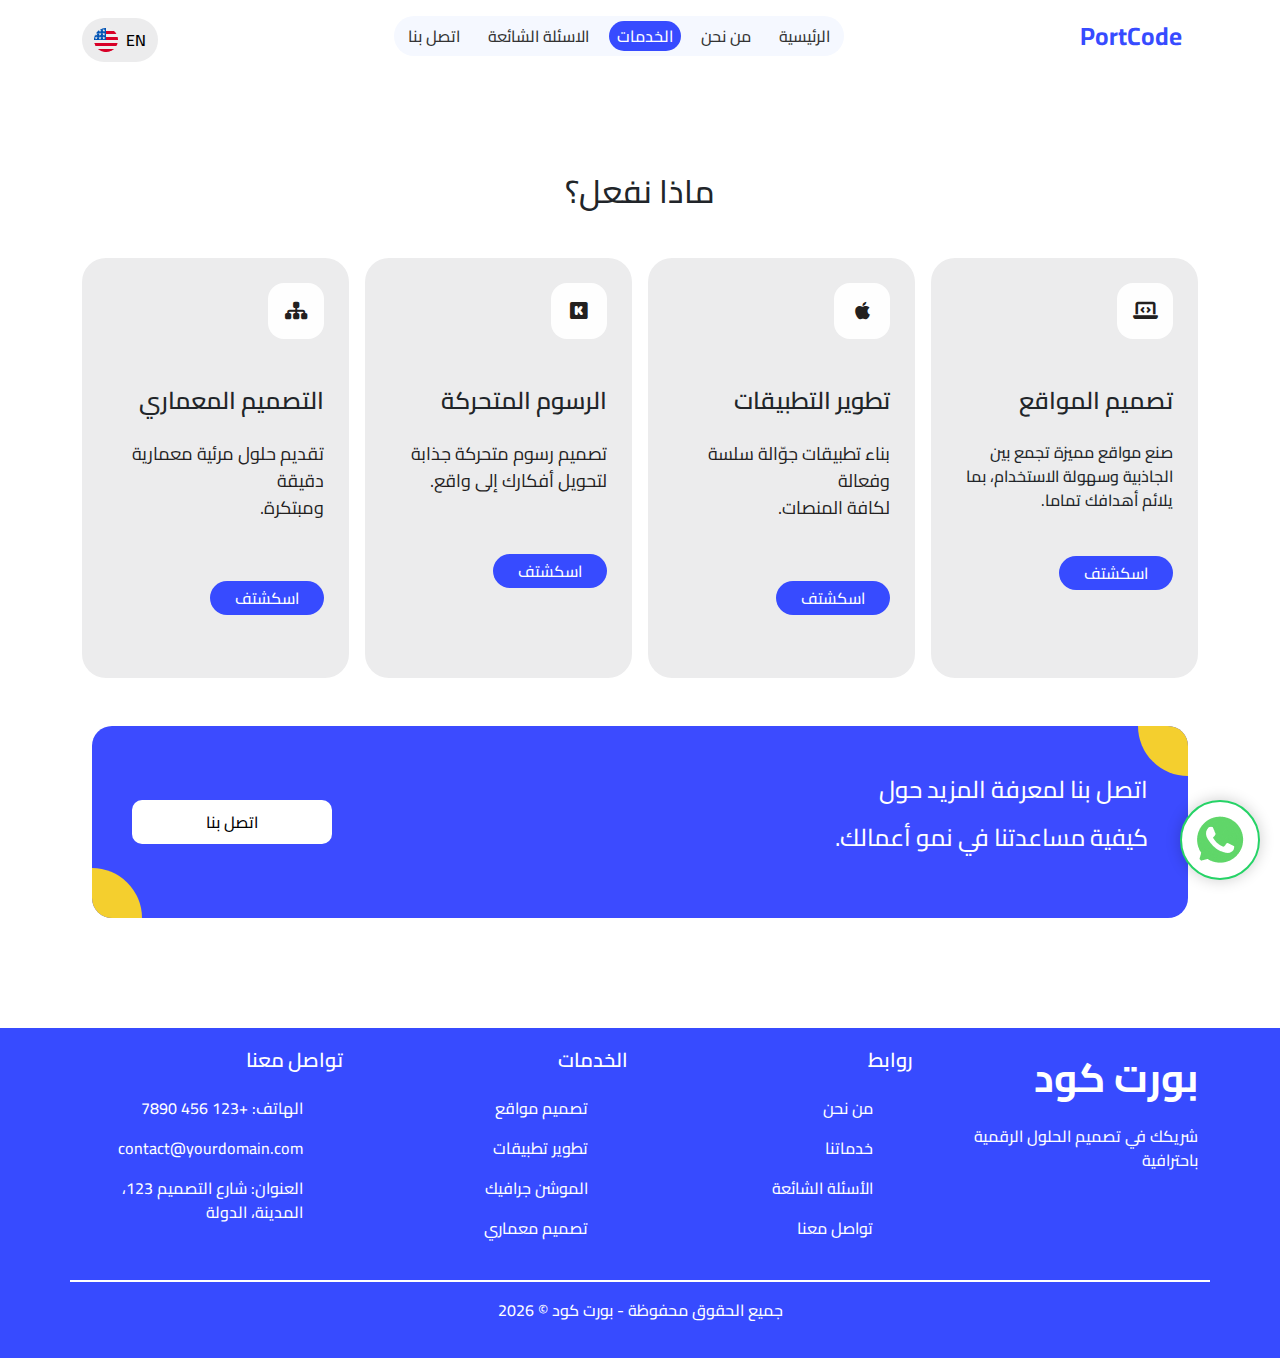
<file: Services.html>
<!DOCTYPE html>
<html lang="ar" dir="rtl">

<head>
    <meta charset="UTF-8">
    <meta name="viewport" content="width=device-width, initial-scale=1.0">

    <meta name="description"
        content="بورت كود - شركاؤك في تصميم وتطوير المواقع والتطبيقات، نقدم خدمات التصميم الجرافيكي، والموشن جرافيك، والتصميم المعماري.">
    <meta name="keywords"
        content="تصميم مواقع, تطوير تطبيقات, بورت كود, موشن جرافيك, تصميم معماري, شركة تصميم, خدمات رقمية">
    <meta name="author" content="Port Code Team">
    <meta name="robots" content="index, follow">

    <meta property="og:title" content="بورت كود - تصميم وتطوير مواقع وتطبيقات">
    <meta property="og:description" content="شركاؤك في تقديم حلول رقمية متكاملة بخبرة واحترافية.">
    <meta property="og:type" content="website">

    <!-- Twitter Card -->
    <meta name="twitter:card" content="summary_large_image">
    <meta name="twitter:title" content="بورت كود - تصميم وتطوير مواقع وتطبيقات">
    <meta name="twitter:description" content="شركاؤك في تقديم حلول رقمية متكاملة بخبرة واحترافية.">

    <!-- Favicons -->
    <link rel="icon" href="assets/favicon.png" type="image/x-icon">

    <!-- CSS -->
    <link rel="stylesheet" href="css/all.min.css">
    <link rel="stylesheet" href="css/bootstrap.min.css">
    <link rel="stylesheet" href="https://cdn.jsdelivr.net/npm/swiper@11/swiper-bundle.min.css" />
    <link rel="stylesheet" href="css/style.css">

    <!-- fonts google-->
    <link rel="preconnect" href="https://fonts.googleapis.com">
    <link rel="preconnect" href="https://fonts.gstatic.com" crossorigin>
    <link href="https://fonts.googleapis.com/css2?family=Cairo:wght@200..1000&display=swap" rel="stylesheet">

    <title>بورت كود | تصميم وتطوير مواقع وتطبيقات</title>
</head>


<body>
    <!-- //start nav// -->
    <nav class="navbar navbar-expand-lg ">
        <div class="container">
            <a class="navbar-brand fw-bold" href="/index.html">PortCode</a>
            <button class="navbar-toggler" type="button" data-bs-toggle="collapse"
                data-bs-target="#navbarSupportedContent" aria-controls="navbarSupportedContent" aria-expanded="false"
                aria-label="Toggle navigation">
                <span class="navbar-toggler-icon"></span>
            </button>
            <div class="collapse navbar-collapse mt-2" id="navbarSupportedContent">
                <ul class="navbar-nav m-auto mb-2 ">
                    <li class="nav-item">
                        <a class="nav-link " aria-current="page" href="/index.html">الرئيسية</a>
                    </li>
                    <li class="nav-item">
                        <a class="nav-link " href="/about.html">من نحن</a>
                    </li>
                    <li class="nav-item">
                        <a class="nav-link active" href="/Services.html">الخدمات</a>
                    </li>
                    <li class="nav-item">
                        <a class="nav-link" href="/faq.html">الاسئلة الشائعة</a>
                    </li>
                    <li class="nav-item">
                        <a class="nav-link" href="/contact.html"> اتصل بنا</a>
                    </li>
                    <a href="/Services_en.html"
                        class="d-flex gap-2 align-items-center  text-decoration-none language d-lg-none d-sm-flex">
                        <span class="fw-semibold text-black">EN</span>
                        <img src="assets/circle-flags_us.png" alt=""></a>
                </ul>
                <a href="/Services_en.html"
                    class="d-flex gap-2 align-items-center text-decoration-none language d-none d-lg-flex">
                    <span class="fw-semibold text-black">EN</span>
                    <img src="assets/circle-flags_us.png" alt="">
                </a>
            </div>
        </div>
    </nav>
    <!-- //end nav// -->

    <!-- ///start Services/// -->
    <section class="Services">
        <div class="container">
            <div class="row">
            </div>
            <div class=" text-center mb-5">
                <h2>ماذا نفعل؟</h2>
            </div>

            <div class="d-flex justify-content-between align-items-center gap-3 Services-page">
                <div class="card">
                    <div class="icon-card">
                        <i class="fa-solid fa-laptop-code"></i>
                    </div>
                    <div class="pt-5 text-card">
                        <h3 class="fw-semibold mb-4">تصميم المواقع</h3>
                        <div>صنع مواقع مميزة تجمع بين الجاذبية
                            وسهولة الاستخدام، بما يلائم أهدافك تماما.</div>
                    </div>
                    <div class="btn-ser">
                        <a href="#" class="text-decoration-none ">اسكشتف</a>
                    </div>
                </div>
                <div class="card">
                    <div class="icon-card">
                        <i class="fa-brands fa-apple"></i>
                    </div>
                    <div class="pt-5 text-card">
                        <h3 class="fw-semibold mb-4">تطوير التطبيقات</h3>
                        <p>بناء تطبيقات جوّالة سلسة وفعالة
                            <br />لكافة المنصات.
                        </p>
                    </div>
                    <div class="btn-ser">
                        <a href="#" class="text-decoration-none">اسكشتف</a>
                    </div>
                </div>
                <div class="card">
                    <div class="icon-card">
                        <i class="fa-brands fa-kickstarter"></i>
                    </div>
                    <div class="pt-5 text-card">
                        <h3 class="fw-semibold mb-4">الرسوم المتحركة</h3>
                        <p>تصميم رسوم متحركة جذابة<br />لتحويل أفكارك إلى واقع.
                        </p>
                    </div>
                    <div class="btn-ser">
                        <a href="#" class="text-decoration-none">اسكشتف</a>
                    </div>
                </div>
                <div class="card">
                    <div class="icon-card">
                        <i class="fa-solid fa-sitemap"></i>
                    </div>
                    <div class="pt-5 text-card">
                        <h3 class="fw-semibold mb-4">التصميم المعماري</h3>
                        <p>تقديم حلول مرئية معمارية دقيقة<br />ومبتكرة.
                        </p>
                    </div>
                    <div class="btn-ser">
                        <a href="#" class="text-decoration-none">اسكشتف</a>
                    </div>
                </div>
            </div>
            <div class="bg-cover mt-5">
                <span class="circle circle-left"></span>
                <span class="circle circle-right"></span>
            
                <div class="content">
                    <p>اتصل بنا لمعرفة المزيد حول<br/> كيفية مساعدتنا في نمو أعمالك.</p>
                    <a href="#" class="text-decoration-none  text-center">اتصل بنا</a>
                </div>        </div>
        </div>
    </section>

<!-- //end Services/// --> 
    <!-- // WhatsApp Icon -- -->
    <div class="icon-whatsapp">
        <a href="https://api.whatsapp.com/send?phone=01061836072" class="text-decoration-none" target="_blank">
            <img src="assets/logos_whatsapp-icon.png" alt="WhatsApp Icon" class="img-fluid">
        </a>
    </div>
    <!-- // WhatsApp Icon -- -->
    <!-- start footer -->
    <footer>
        <div class="container">
            <div class="row">
                <div class="col-lg-3 col-md-6">
                    <div class="logo-footer">
                        <a href="/index.html" class="text-decoration-none fw-bold text-white fs-1">بورت كود</a>
                        <p class="mt-3">شريكك في تصميم الحلول الرقمية باحترافية</p>
                    </div>
                </div>
                <div class="col-lg-3 col-md-6">
                    <div class="text-footer">
                        <h3 class="fw-semibold mb-4 fs-5">روابط</h3>
                        <ul class="list-unstyled m-auto">
                            <li class="mb-3"><a href="/about.html" class="text-decoration-none text-white">من نحن</a>
                            </li>
                            <li class="mb-3"><a href="/Services.html"
                                    class="text-decoration-none text-white">خدماتنا</a></li>
                            <li class="mb-3"><a href="/faq.html" class="text-decoration-none text-white">الأسئلة الشائعة</a>
                            </li>
                            <li class="mb-3"><a href="/contact.html" class="text-decoration-none text-white">تواصل معنا</a></li>
                        </ul>
                    </div>
                </div>
                <div class="col-lg-3 col-md-6">
                    <div class="text-footer">
                        <h3 class="fw-semibold mb-4 fs-5">الخدمات</h3>
                        <ul class="list-unstyled m-auto">
                            <li class="mb-3">تصميم مواقع</li>
                            <li class="mb-3">تطوير تطبيقات</li>
                            <li class="mb-3">الموشن جرافيك</li>
                            <li class="mb-3">تصميم معماري</li>
                        </ul>
                    </div>
                </div>
                <div class="col-lg-3 col-md-6">
                    <div class="text-footer">
                        <h3 class="fw-semibold mb-4 fs-5">تواصل معنا</h3>
                        <ul class="list-unstyled">
                            <li class="mb-3"><a href="tel:+1234567890" class="text-decoration-none text-white">الهاتف:
                                    +123 456 7890</a></li>
                            <li class="mb-3"><a href="mailto:contact@yourdomain.com"
                                    class="text-decoration-none text-white">contact@yourdomain.com</a></li>
                            <li class="mb-3">العنوان: شارع التصميم 123، المدينة، الدولة</li>
                        </ul>
                    </div>
                </div>

                <div class="border-top border-2 border-white mt-4"></div>

                <div class="col-12 text-center mt-3">
                    <p class="text-white" id="copyrightText">جميع الحقوق محفوظة - بورت كود © 2025</p>
                </div>
            </div>
        </div>
    </footer>

    <!-- end footer -->
    <script src="https://cdn.jsdelivr.net/npm/swiper@11/swiper-bundle.min.js"></script>

    <script src="js/bootstrap.bundle.min.js"></script>
    <script src="js/main.js"></script>
</body>

</html>
</file>
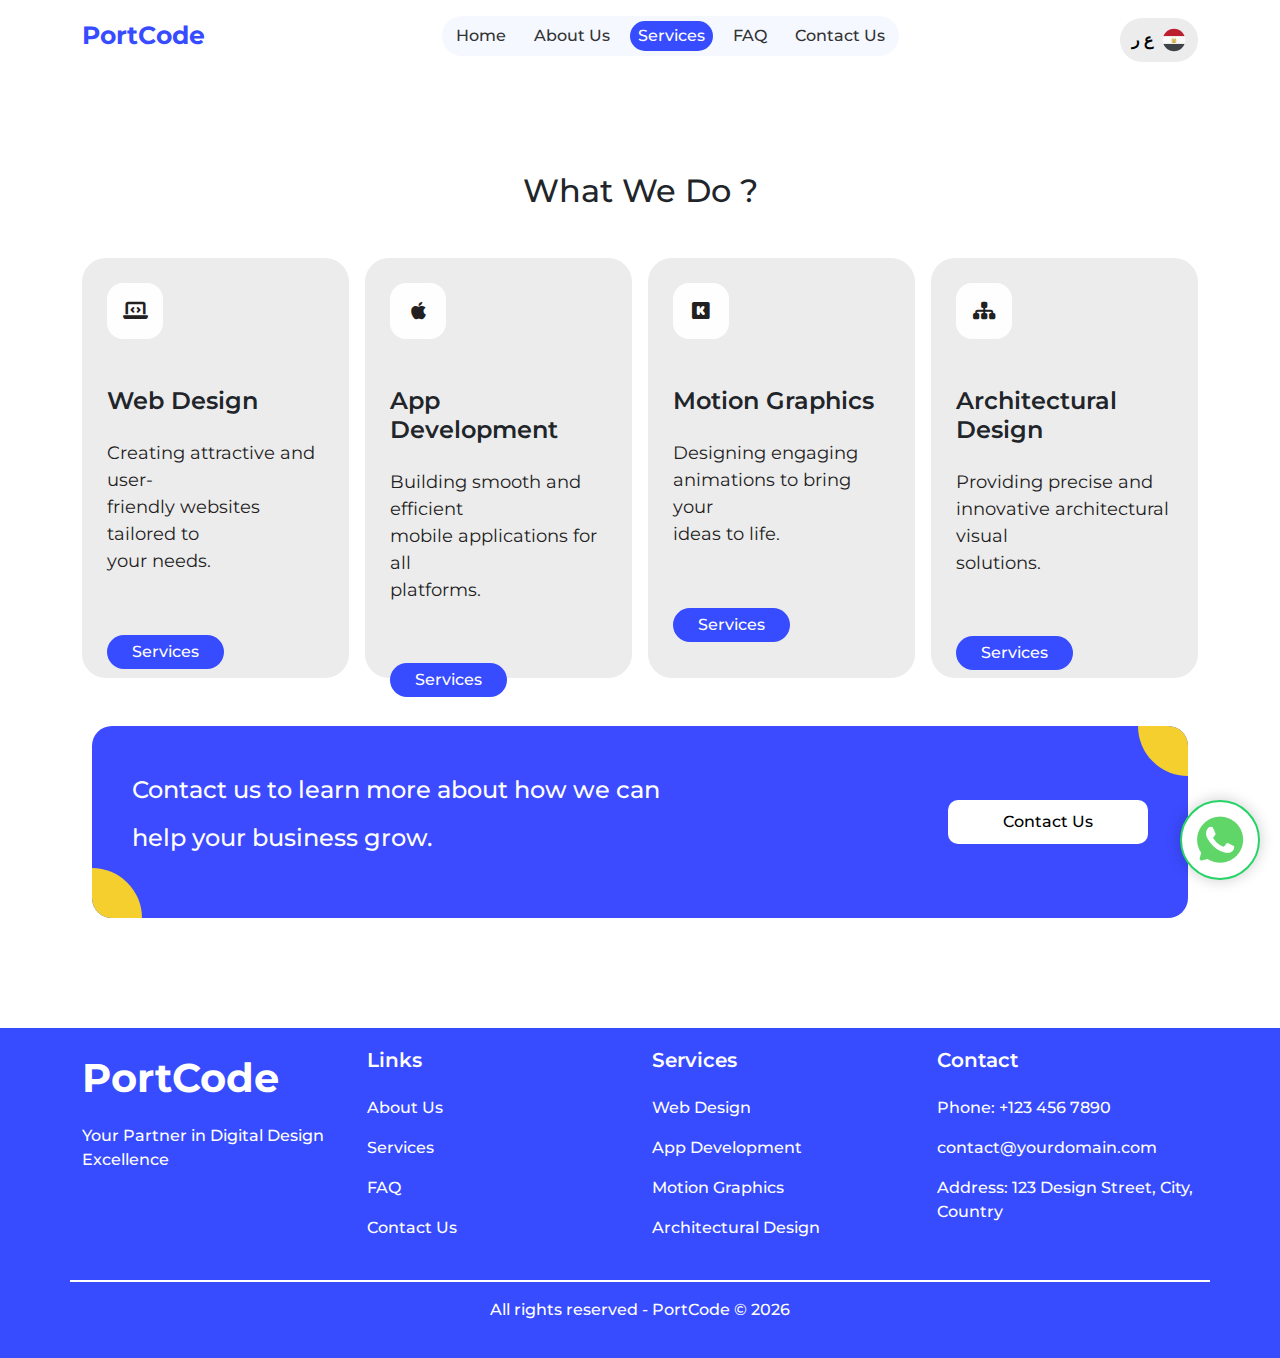
<file: Services_en.html>
<!DOCTYPE html>
<html lang="en" dir="ltr">

<head>
    <meta charset="UTF-8">
    <meta name="viewport" content="width=device-width, initial-scale=1.0">

    <!-- SEO Meta Tags -->
    <meta name="description"
        content="Port Code – Your partner in website design, app development, motion graphics, and architectural solutions.">
    <meta name="keywords"
        content="Web Design, App Development, Port Code, Motion Graphics, Architectural Design, Digital Solutions">
    <meta name="author" content="Port Code Team">
    <meta name="robots" content="index, follow">

    <!-- Open Graph / Facebook -->
    <meta property="og:title" content="Port Code - Web & App Development Experts">
    <meta property="og:description"
        content="We provide top-notch digital design, development, and creative services to elevate your brand.">
    <meta property="og:type" content="website">

    <!-- Twitter Card -->
    <meta name="twitter:card" content="summary_large_image">
    <meta name="twitter:title" content="Port Code - Digital Design & Development">
    <meta name="twitter:description" content="Professional web and mobile development, graphic design, and more.">

    <!-- Favicon -->
    <link rel="icon" href="assets/favicon.png" type="image/x-icon">

    <!-- CSS Files -->
    <link rel="stylesheet" href="css/all.min.css">
    <link rel="stylesheet" href="css/bootstrap.min.css">
    <link rel="stylesheet" href="css/style_en.css">
    <link rel="stylesheet" href="https://cdn.jsdelivr.net/npm/swiper@11/swiper-bundle.min.css" />

    <!-- Google Fonts -->
    <link rel="preconnect" href="https://fonts.googleapis.com">
    <link rel="preconnect" href="https://fonts.gstatic.com" crossorigin>
    <link href="https://fonts.googleapis.com/css2?family=Montserrat:ital,wght@0,100..900;1,100..900&display=swap"
        rel="stylesheet">

    <title>Port Code | Digital Solutions & Development</title>
</head>


<body>
    <!-- //start nav// -->
    <nav class="navbar navbar-expand-lg ">
        <div class="container">
            <a class="navbar-brand fw-bold" href="/index_en.html">PortCode</a>
            <button class="navbar-toggler" type="button" data-bs-toggle="collapse"
                data-bs-target="#navbarSupportedContent" aria-controls="navbarSupportedContent" aria-expanded="false"
                aria-label="Toggle navigation">
                <span class="navbar-toggler-icon"></span>
            </button>
            <div class="collapse navbar-collapse mt-2" id="navbarSupportedContent">
                <ul class="navbar-nav m-auto mb-2 ">
                    <li class="nav-item">
                        <a class="nav-link " aria-current="page" href="/index_en.html">Home</a>
                    </li>
                    <li class="nav-item">
                        <a class="nav-link " href="/about_en.html">About Us</a>
                    </li>
                    <li class="nav-item">
                        <a class="nav-link active" href="/Services_en.html">Services</a>
                    </li>
                    <li class="nav-item">
                        <a class="nav-link" href="/fqa_en.html">FAQ</a>
                    </li>
                    <li class="nav-item">
                        <a class="nav-link" href="/contact_en.html">Contact Us</a>
                    </li>
                    <a href="/Services.html"
                        class="d-flex gap-2 align-items-center text-decoration-none language d-lg-none d-sm-flex">
                        <span class="fw-semibold text-black">ع ر</span>
                        <img src="assets/global.svg" alt=""></a>
                </ul>
                <a href="/Services.html"
                    class="d-flex gap-2 align-items-center text-decoration-none language d-none d-lg-flex">
                    <span class="fw-semibold text-black">ع ر</span>
                    <img src="assets/global.svg" alt="">
                </a>
            </div>
        </div>
    </nav>
    <!-- //end nav// -->

<!-- ///start Services/// -->
<section class="Services">
    <div class="container">
        <div class="row">
        </div>
        <div class=" text-center mb-5">
            <h2>What We Do ? </h2>
        </div>

        <div class="d-flex justify-content-between align-items-center gap-3 Services-page">
            <div class="card">
                <div class="icon-card">
                    <i class="fa-solid fa-laptop-code"></i>
                </div>
                <div class="pt-5 text-card">
                    <h3 class="fw-semibold mb-4">Web Design</h3>
                    <p>Creating attractive and user- <br />friendly websites tailored to <br />your
                        needs.
                    </p>
                </div>
                <div class="btn-ser">
                    <a href="#" class="text-decoration-none ">Services</a>
                </div>
            </div>
            <div class="card">
                <div class="icon-card">
                    <i class="fa-brands fa-apple"></i>
                </div>
                <div class="pt-5 text-card">
                    <h3 class="fw-semibold mb-4">App Development</h3>
                    <p>Building smooth and efficient
                        <br />mobile applications for all <br />
                        platforms.
                    </p>
                </div>
                <div class="btn-ser">
                    <a href="#" class="text-decoration-none ">Services</a>
                </div>
            </div>
            <div class="card">
                <div class="icon-card">
                    <i class="fa-brands fa-kickstarter"></i>
                </div>
                <div class="pt-5 text-card">
                    <h3 class="fw-semibold mb-4">Motion Graphics
                    </h3>
                    <p>Designing engaging<br />animations to bring your<br />
                        ideas to life.
                    </p>
                </div>
                <div class="btn-ser">
                    <a href="#" class="text-decoration-none ">Services</a>
                </div>
            </div>
            <div class="card">
                <div class="icon-card">
                    <i class="fa-solid fa-sitemap"></i>
                </div>
                <div class="pt-5 text-card">
                    <h3 class="fw-semibold mb-4">Architectural Design </h3>
                    <p>Providing precise and<br />innovative architectural visual <br />
                        solutions.
            
                    </p>
                </div>
                <div class="btn-ser">
                    <a href="#" class="text-decoration-none ">Services</a>
                </div>
            </div>
        </div>
        <div class="bg-cover mt-5">
            <span class="circle circle-left"></span>
            <span class="circle circle-right"></span>

            <div class="content">
                <p>Contact us to learn more about how we can <br/>help your business grow.</p>
                <a href="#" class="text-decoration-none  text-center"> Contact Us</a>
            </div>
        </div>
    </div>
</section>
    <!-- start footer -->
    <!-- // WhatsApp Icon -- -->
    <div class="icon-whatsapp">
        <a href="https://api.whatsapp.com/send?phone=01061836072" class="text-decoration-none" target="_blank">
            <img src="assets/logos_whatsapp-icon.png" alt="WhatsApp Icon" class="img-fluid">
        </a>
    </div>
    <!-- // WhatsApp Icon -- -->

    <footer>
        <div class="container">
            <div class="row">
                <div class="col-lg-3 col-md-6 ">
                    <div class="logo-footer">
                        <a href="/index_en.html" class="text-decoration-none fw-bold text-white fs-1">PortCode</a>
                        <p class="mt-3">Your Partner in Digital Design Excellence</p>
                    </div>
                </div>
                <div class="col-lg-3 col-md-6">
                    <div class="text-footer">
                        <h3 class="fw-semibold mb-4 fs-5"> Links</h3>
                        <ul class="list-unstyled">
                            <li class="mb-3"><a href="/about_en.html" class="text-decoration-none text-white ">About
                                    Us</a></li>
                            <li class="mb-3"><a href="/Services_en.html"
                                    class="text-decoration-none text-white ">Services</a></li>
                            <li class="mb-3"><a href="/fqa_en.html" class="text-decoration-none text-white ">FAQ</a></li>
                            <li class="mb-3"><a href="/contact_en.html" class="text-decoration-none text-white ">Contact Us</a></li>
                        </ul>
                    </div>
                </div>
                <div class="col-lg-3 col-md-6">
                    <div class="text-footer">
                        <h3 class="fw-semibold mb-4 fs-5">Services</h3>
                        <ul class="list-unstyled">
                            <li class="mb-3">Web Design</li>
                            <li class="mb-3">App Development</li>
                            <li class="mb-3">Motion Graphics</li>
                            <li class="mb-3">Architectural Design</li>
                        </ul>
                    </div>
                </div>
                <div class="col-lg-3 col-md-6">
                    <div class="text-footer">
                        <h3 class="fw-semibold mb-4 fs-5">Contact</h3>
                        <ul class="list-unstyled">
                            <li class="mb-3"><a href="tel:+1234567890" class="text-decoration-none text-white ">Phone:
                                    +123 456 7890</a></li>
                            <li class="mb-3"><a href="mailto:contact@yourdomain.com"
                                    class="text-decoration-none text-white ">contact@yourdomain.com</a></li>
                            <li class="mb-3">Address: 123 Design Street, City, Country</li>

                        </ul>
                    </div>
                </div>
                <div class="border-top border-2 border-white mt-4"></div>
                <div class="col-12 text-center mt-3">
                    <p class="text-white" id="copyrightText">All rights reserved - PortCode © 2025</p>
                </div>
            </div>
        </div>
    </footer>
    <!-- end footer -->
    <script src="https://cdn.jsdelivr.net/npm/swiper@11/swiper-bundle.min.js"></script>
    <script src="js/bootstrap.bundle.min.js"></script>
    <script src="js/main.js"></script>
</body>

</html>
</file>
<file: css/style.css>
/* Reset some default styles */
* {
  box-sizing: border-box;
}
:root {
  --primary-color: #374bff;
  --secondary-color: #e8c417;
  --text-color: #222020;
  --text-secondary-color: #54555d;
  --text-gray: #777881;
  --bg-card: #ececed;
  --bg-section: #f7f7f7;
  --bg-nav: #f5f8ff;
}
body {
  background-color: #fff;
  font-family: "Cairo", sans-serif;
  font-optical-sizing: auto;
  font-weight: 500;
  overflow-x: hidden;
}
/* //start navbar/// */
.navbar-brand {
  color: var(--primary-color);
  font-weight: bold;
  font-size: 25px;
}
.navbar-brand:hover {
  color: var(--primary-color);
}
.navbar-nav {
  background: var(--bg-nav);
  border-radius: 24px;
  overflow: hidden;
  padding: 5px 0;
  display: flex;
  justify-content: center;
  align-items: center;
}
.navbar-nav .nav-item {
  margin: 0 6px;
  color: #333333;
}
.navbar-nav .nav-item a {
  color: #333333;
  padding: 3px 20px;
  border-radius: 24px;
  transition: all 0.3s ease-in-out;
}
.active {
  background: var(--primary-color);
  color: #fff !important;
  font-weight: 500;
  border-radius: 24px;
  padding: 3px 20px;
}
.language {
  border-radius: 24px;
  padding: 10px 12px;
  background: var(--bg-card);
  width: fit-content;
}
/* //end navbar/// */

/* start header//// */
header {
  padding: 100px 0;
}
.text-header h1 {
  line-height: 2.5;
  font-size: 40px;
}
.text-header p {
  color: var(--text-secondary-color);
  font-size: 16px;
}
.partner {
  color: var(--primary-color);
}
.btn a {
  background: var(--primary-color);
  color: #fff;
  padding: 8px 70px;
  width: 222px;
  border-radius: 24px;
  font-weight: bold;
  border: none;
  outline: none;
}
.btn a:focus,
.btn a:active {
  outline: none;
  border: none;
}

.btn a:hover {
  background: var(--secondary-color);
  color: #fff;
}
.img-header {
  background-image: url(../assets/Line\ 1.png);
  background-repeat: no-repeat;
  background-size: cover;
  background-position: center;
  width: 100%;
  height: 400px;
  margin-top: -80px;
}
/* end header//// */

/* start Services */
.Services,
.about-us {
  padding: 100px 0;
}
.text-services h2,
.about-us h2 {
  background-color: var(--secondary-color);
  padding: 5px 15px;
  width: fit-content;
  border-radius: 24px;
  text-align: center;
  font-size: 16px;
  color: var(--text-color);
}
.text-services span {
  color: var(--text-gray);
  font-size: 20px;
}
.btn-silder {
  margin-top: 12%;
}
.bg-arrow i {
  width: 40px;
  height: 40px;
  border-radius: 50%;
  display: flex;
  justify-content: center;
  align-items: center;
  background-color: #9c9da4;
  cursor: pointer;
}
.card {
  width: 342px;
  height: 420px;
  background-color: var(--bg-card);
  border-radius: 24px;
  padding: 25px;
  border: none;
  transition: all 0.3s ease-in-out;
  margin: auto;
}
.card:hover {
  background-color: var(--primary-color);
  color: #fff;
}
.icon-card i {
  width: 56px;
  height: 56px;
  border-radius: 16px;
  background-color: #fefefe;
  color: #222020;
  display: flex;
  justify-content: center;
  align-items: center;
  font-size: 20px;
}
.text-card h3 {
  font-size: 24px;
}
.text-card p {
  color: var(--text-color);
  font-size: 18px;
  line-height: 1.5;
  font-weight: 400;
}
.card:hover .text-card p {
  color: #fff;
}
.btn-ser {
  background-color: var(--primary-color);
  padding: 5px 25px;
  width: fit-content;
  border-radius: 24px;
  text-align: center;
  font-size: 16px;
  color: #fff;
  margin-top: 20%;
}
.card:hover .btn-ser {
  background-color: #fff;
}
.btn-ser a {
  color: #fff;
}
.card:hover .btn-ser a {
  color: var(--text-color);
}
.swiper {
  width: 100%;
  height: 100%;
}

/* end Services */
/* start about-us */
.about-us .des {
  color: var(--text-gray);
  font-size: 20px;
  line-height: 2;
}

/* end about-us */

/* start testimonials */
.testimonials {
  padding: 100px 0;
  background-color: var(--bg-section);
}
.testimonials h2 {
  color: var(--primary-color);
  font-size: 48px;
}
.card-testimonials {
  width: 395px;
  border-radius: 16px;
  border: 1px solid var(--primary-color);
  background: linear-gradient(to bottom, #ffffff, rgb(53 86 232 / 10%));
  padding: 30px;
  margin: auto;
  margin-bottom: 35px;
}
.testimonialscilents{
line-height: 2;
}
.text-client{
  color: var(--text-secondary-color);
}

/* end testimonials */
/* start Frequently */
.Frequently {
  padding: 100px 0;
}
.text-frequently h2 {
  font-size: 48px;
  color: var(--primary-color);
}
.text-frequently p {
  color: #717171;
  font-size: 16px;
  line-height: 3;
}
.accordion-item{
  background-color: #F5F8FF;
  color: var(--text-gray);
  font-size: 16px;
}
.accordion-button:not(.collapsed) {
  color: var(--primary-color);
  background-color: transparent;
  box-shadow: 0 0 0 transparent;
  font-weight: bold;
}
.accordion {
  --bs-accordion-btn-icon: url("../assets/send.svg");
  --bs-accordion-btn-active-icon: url("../assets/Received.png"); 
  --bs-accordion-btn-icon-width: 20px;
  --bs-accordion-btn-icon-transition: transform 0.2s ease-in-out;
}
.accordion-button {
  display: flex;
  flex-direction: row; 
  justify-content: space-between;
  align-items: center;
}

.custom-accordion .accordion-button {
  display: flex;
  justify-content: space-between;
  text-align: left; 
}

.custom-accordion .accordion-button::after {
  margin-right: auto; 
  margin-left: 0;
}

.custom-accordion .accordion-body {
  text-align: right; 
}
/* end Frequently */
/* start contact  */
.icon-us{
  color: var(--primary-color);
}
.group-contact{
  color: var(--text-gray);
}
.des-contact{
  color: var(--text-gray);
  line-height: 2;
}
.box-form{
  background-color: #F5F8FF;
  padding: 30px;
  border-radius: 32px;
  
}
.form-control{
  padding:16px;
  border-radius: 16px;
 
}
textarea{
  resize: none ;
}
.btn-sned {
  background-color: var(--primary-color);
  color: #fff;
  padding: 10px 30px;
  width: 255px;
  border-radius: 24px;
  font-weight: bold;
  border: none;
  outline: none;
}
.toast{
  background-color: #F5F8FF;
}
/* end contact  */

/* start page about */
.box-why{
  background-color: #F5F8FF;
  padding: 20px;
  border-radius: 16px;
  width: 350px;
  border: 1px solid var(--text-secondary-color);
  margin: auto;
}
.box-number span{
  width: 25px ;
  height: 25px;
  border-radius: 8px;
  background-color: var(--primary-color);
  color: #fff;
  display: flex;
  justify-content: center;
  align-items: center;
}
.why-choose-us{
  padding: 30px 0;
}
.progress{
  padding: 50px 0;
  background: var(--primary-color);
  background-size: cover;
  height: 100%;
  color: #fff;
}
/* end page about */
/* start serv-pge */
.bg-cover {
  position: relative;
  background-color: #3c4bff;
  color: white;
  border-radius: 20px;
  padding: 40px;
  display: flex;
  justify-content: space-between;
  align-items: center;
  overflow: hidden;
  margin: 10px;
}

.circle {
  position: absolute;
  background-color: #f4cf2e;
  width: 100px;
  height: 100px;
  border-radius: 50%;
  z-index: 0;
}

.circle-left {
  bottom: 0;
  left: 0;
  transform: translate(-50%, 50%);
}

.circle-right {
  top: 0;
  right: 0;
  transform: translate(50%, -50%);
}

.content {
  display: flex;
  justify-content: space-between;
  align-items: center;
  width: 100%;
  z-index: 1;
  flex-wrap: wrap;
}

.content p {
  font-size: 1.5rem;
  line-height: 2;
}

.content a {
  background-color: white;
  color: black;
  padding: 10px 24px;
  width: 200px;
  border: none;
  border-radius: 10px;
  font-weight: 500;
  cursor: pointer;
  transition: 0.3s;
}

.content a:hover {
  background-color: #f4cf2e;
}
/* end serv-pge */
/* start footer */
footer {
  background-color: var(--primary-color);
  color: #fff;
  padding: 20px;
}
.icon-whatsapp {
  position: fixed;
  bottom: 20px;
  right: 20px;
  z-index: 9999;
  border: 2px solid #25d366; 
  border-radius: 50%;
  padding: 10px;
  background-color: white;
  box-shadow: 0 0 15px rgba(0, 0, 0, 0.2);
  animation: pulse 2s infinite;
  transition: transform 0.3s;
}

.icon-whatsapp:hover {
  transform: scale(1.1);
}

@keyframes pulse {
  0% {
    box-shadow: 0 0 0 0 rgba(37, 211, 102, 0.5);
  }
  70% {
    box-shadow: 0 0 0 15px rgba(37, 211, 102, 0);
  }
  100% {
    box-shadow: 0 0 0 0 rgba(37, 211, 102, 0);
  }
}



/* end footer */

/* media screen/// */
@media (max-width: 477px) {
  .navbar-nav .nav-item {
    margin: 10px 0;
    color: #333333;
  }
  .content p {
    font-size: 17px;
    line-height: 2;
}
  .logo-footer ,.text-footer{
    text-align: center;
  }
  .accordion-button {
    
    font-size: 13px;
}
  .text-header h1 {
    line-height: 1.5;
    font-size: 20px;
  }
  .img-about {
    padding: 0 !important;
  }
  .card-testimonials {
    width: 300px !important;
}
.Services-page{
  flex-wrap: wrap;
}
.testimonials h2 {
  color: var(--primary-color);
  font-size: 37px;
}
.testimonials ,.Services,
.about-us ,.Frequently , header{
  padding: 50px 0;
}
.text-frequently h2 {
  font-size: 37px;
  color: var(--primary-color);
}
}
@media (max-width:799px) {
  .card-testimonials {
    width: 250px ;
    margin-bottom: 35px;
    height: auto;
}
.Services-page{
  flex-direction: column;
  
}
.Services-page .card{
  width: 80vw;
}
}
@media (max-width:992px) {
  .card-testimonials {
    width: 250px ;
    margin-bottom: 35px;
    height: auto;
}
.Services-page{
  flex-direction: column;
  
}
.Services-page .card{
  width: 80vw;
}
}
@media (max-width:1024px) {
  .card-testimonials {
    width: 250px ;
    margin-bottom: 35px;
    height: auto;
}

.box-why {
  
  width: 296px;
  
}
}
@media (max-width: 576px) {
  .icon-whatsapp {
    bottom: 15px;
    right: 15px;
    padding: 8px;
  }

  .icon-whatsapp img {
    width: 40px;
    height: 40px;
  }
}
/* media screen/// */
</file>
<file: css/style_en.css>
/* Reset some default styles */
* {
  box-sizing: border-box;
}
:root {
  --primary-color: #374bff;
  --secondary-color: #e8c417;
  --text-color: #222020;
  --text-secondary-color: #54555d;
  --text-gray: #777881;
  --bg-card: #ececed;
  --bg-section: #f7f7f7;
  --bg-nav: #f5f8ff;
}
body {
  background-color: #fff;
  font-family: "Montserrat", sans-serif;
  font-optical-sizing: auto;
  font-weight: 500;
  overflow-x: hidden;
}
/* //start navbar/// */
.navbar-brand {
  color: var(--primary-color);
  font-weight: bold;
  font-size: 25px;
}
.navbar-brand:hover {
  color: var(--primary-color);
}
.navbar-nav {
  background: var(--bg-nav);
  border-radius: 24px;
  overflow: hidden;
  padding: 5px 0;
  display: flex;
  justify-content: center;
  align-items: center;
}
.navbar-nav .nav-item {
  margin: 0 6px;
  color: #333333;
}
.navbar-nav .nav-item a {
  color: #333333;
  padding: 3px 20px;
  border-radius: 24px;
  transition: all 0.3s ease-in-out;
}
.active {
  background: var(--primary-color);
  color: #fff !important;
  font-weight: 500;
  border-radius: 24px;
  padding: 3px 20px;
}
.language {
  border-radius: 24px;
  padding: 10px 12px;
  background: var(--bg-card);
  width: fit-content;
}
/* //end navbar/// */

/* start header//// */
header {
  padding: 100px 0;
}
.text-header h1 {
  line-height: 2.5;
  font-size: 40px;
}
.text-header p {
  color: var(--text-secondary-color);
  font-size: 16px;
}
.partner {
  color: var(--primary-color);
}
.btn a {
  background: var(--primary-color);
  color: #fff;
  padding: 10px 70px;
  width: 222px;
  border-radius: 24px;
  font-weight: bold;
  border: none;
  outline: none;
}
.btn a:focus,
.btn a:active {
  outline: none;
  border: none;
}

.btn a:hover {
  background: var(--secondary-color);
  color: #fff;
}

.img-header {
  background-image: url(../assets/Line\ 1.png);
  background-repeat: no-repeat;
  background-size: cover;
  background-position: center;
  width: 100%;
  height: 400px;
  margin-top: -80px;
}
/* end header//// */
/* start Services */
.Services , .about-us {
  padding: 100px 0;
}
.text-services h2 , .about-us h2 {
  background-color: var(--secondary-color);
  padding: 5px 15px;
  width: fit-content;
  border-radius: 24px;
  text-align: center;
  font-size: 16px;
  color: var(--text-color);
}
.text-services span {
  color: var(--text-gray);
  font-size: 20px;
}
.btn-silder{
  margin-top: 12%;
}
.bg-arrow i {
  width: 40px;
  height: 40px;
  border-radius: 50%;
  display: flex;
  justify-content: center;
  align-items: center;
  background-color: #9c9da4;
  cursor: pointer;
}
.card{
  width: 342px;
  height: 420px;
  background-color: var(--bg-card);
  border-radius: 24px;
  padding: 25px;
  border: none;
  transition: all 0.3s ease-in-out;
  
}
.card:hover{
  background-color: var(--primary-color);
  color: #fff;
}
.icon-card i{
  width: 56px;
  height: 56px;
  border-radius:16px;
 background-color: #FEFEFE;
 color: #222020;
  display: flex;
  justify-content: center;
  align-items: center;
font-size: 20px;
}
.text-card h3{
  font-size: 24px;
}
.text-card p{
  color: var(--text-color);
  font-size: 18px;
  line-height: 1.5;
  font-weight: 400;
}
.card:hover .text-card p {
  color: #fff;
}
.btn-ser{
  background-color: var(--primary-color);
  padding: 5px 25px;
  width: fit-content;
  border-radius: 24px;
  text-align: center;
  font-size: 16px;
  color: #fff;
  margin-top: 20%;
}
.card:hover .btn-ser {
  background-color: #fff;
  
}
.btn-ser a{
  color: #fff;
}
.card:hover .btn-ser a {
  color: var(--text-color);
}
.swiper {
  width: 100%;
  height: 100%;
}

/* end Services */
/* start about-us */
.about-us .des{
  color: var(--text-gray);
  font-size: 20px;
  line-height: 2;
}

/* end about-us */
/* start testimonials */
.testimonials {
  padding: 100px 0;
  background-color: var(--bg-section);
}
.testimonials h2 {
  color: var(--primary-color);
  font-size: 48px;
}
.card-testimonials {
  width: 395px;
  border-radius: 16px;
  border: 1px solid var(--primary-color);
  background: linear-gradient(to bottom, #ffffff, rgb(53 86 232 / 10%));
  padding: 30px;
  margin: auto;
  margin-bottom: 35px;
}
.testimonialscilents{
line-height: 2;
}
.text-client{
  color: var(--text-secondary-color);
}

/* end testimonials */
/* start Frequently */
.Frequently {
  padding: 100px 0;
}
.text-frequently h2 {
  font-size: 48px;
  color: var(--primary-color);
  line-height: 1.5;
}
.text-frequently p {
  color: #717171;
  font-size: 16px;
  line-height: 3;
}
.accordion-item{
  background-color: #F5F8FF;
  color: var(--text-gray);
  font-size: 16px;
  
}
.accordion-button:not(.collapsed) {
  color: var(--primary-color);
  background-color: transparent;
  box-shadow: 0 0 0 transparent;
  font-weight: bold;
}
.accordion {
  --bs-accordion-btn-icon: url("../assets/send.svg");
  --bs-accordion-btn-active-icon: url("../assets/Received.png"); 
  --bs-accordion-btn-icon-width: 20px;
  --bs-accordion-btn-icon-transition: transform 0.2s ease-in-out;
}
.accordion-button {
  display: flex;
  flex-direction: row; 
  justify-content: space-between;
  align-items: center;
}

/* end Frequently */
/* start contact  */
.icon-us{
  color: var(--primary-color);
}
.group-contact{
  color: var(--text-gray);
}
.des-contact{
  color: var(--text-gray);
  line-height: 2;
}
.box-form{
  background-color: #F5F8FF;
  padding: 30px;
  border-radius: 32px;
  
}
.form-control{
  padding:16px;
  border-radius: 16px;
 
}
textarea{
  resize: none ;
}
.btn-sned {
  background-color: var(--primary-color);
  color: #fff;
  padding: 10px 30px;
  width: 255px;
  border-radius: 24px;
  font-weight: bold;
  border: none;
  outline: none;
}
.toast{
  background-color: #F5F8FF;
}
/* end contact  */
/* start page about */
.box-why{
  background-color: #F5F8FF;
  padding: 20px;
  border-radius: 16px;
  width: 350px;
  border: 1px solid var(--text-secondary-color);
  margin: auto;
}
.box-number span{
  width: 25px ;
  height: 25px;
  border-radius: 8px;
  background-color: var(--primary-color);
  color: #fff;
  display: flex;
  justify-content: center;
  align-items: center;
}
.why-choose-us{
  padding: 30px 0;
}
.progress{
  padding: 50px 0;
  background: var(--primary-color);
  background-size: cover;
  height: 100%;
  color: #fff;
}
/* end page about */
/* start serv-pge */
.bg-cover {
  position: relative;
  background-color: #3c4bff;
  color: white;
  border-radius: 20px;
  padding: 40px;
  display: flex;
  justify-content: space-between;
  align-items: center;
  overflow: hidden;
  margin: 10px;
}

.circle {
  position: absolute;
  background-color: #f4cf2e;
  width: 100px;
  height: 100px;
  border-radius: 50%;
  z-index: 0;
}

.circle-left {
  bottom: 0;
  left: 0;
  transform: translate(-50%, 50%);
}

.circle-right {
  top: 0;
  right: 0;
  transform: translate(50%, -50%);
}

.content {
  display: flex;
  justify-content: space-between;
  align-items: center;
  width: 100%;
  z-index: 1;
  flex-wrap: wrap;
}

.content p {
  font-size: 1.5rem;
  line-height: 2;
}

.content a {
  background-color: white;
  color: black;
  padding: 10px 24px;
  width: 200px;
  border: none;
  border-radius: 10px;
  font-weight: 500;
  cursor: pointer;
  transition: 0.3s;
}

.content a:hover {
  background-color: #f4cf2e;
}
/* end serv-pge */
/* start footer */
footer {
  background-color: var(--primary-color);
  color: #fff;
  padding: 20px;
}
.icon-whatsapp {
  position: fixed;
  bottom: 20px;
  right: 20px;
  z-index: 9999;
  border: 2px solid #25d366; /* لون واتساب */
  border-radius: 50%;
  padding: 10px;
  background-color: white;
  box-shadow: 0 0 15px rgba(0, 0, 0, 0.2);
  animation: pulse 2s infinite;
  transition: transform 0.3s;
}

.icon-whatsapp:hover {
  transform: scale(1.1);
}

@keyframes pulse {
  0% {
    box-shadow: 0 0 0 0 rgba(37, 211, 102, 0.5);
  }
  70% {
    box-shadow: 0 0 0 15px rgba(37, 211, 102, 0);
  }
  100% {
    box-shadow: 0 0 0 0 rgba(37, 211, 102, 0);
  }
}



/* end footer */

/* media screen/// */
@media (max-width: 477px) {
  .navbar-nav .nav-item {
    margin: 10px 0;
    color: #333333;
  }
  .text-frequently h2 {
    font-size: 25px;
    color: var(--primary-color);
}
  .text-header h1 {
    line-height: 1.5;
    font-size: 20px;
  }
  .content p {
    font-size: 17px;
    line-height: 2;
}
.Services-page{
  flex-wrap: wrap;
}
  .accordion-button {
    
    font-size: 13px;
}
.testimonials ,.Services,
.about-us ,.Frequently , header{
  padding: 50px 0;
}
  .img-about{
    padding: 0 !important;
  }
  .card-testimonials {
    width: 300px !important;
}
.testimonials h2 {
  color: var(--primary-color);
  font-size: 37px;
}
.logo-footer ,.text-footer{
  text-align: center;
}
}
@media (max-width: 799px) {
  .navbar-nav .nav-item {
    margin: 10px 0;
    color: #333333;
  }
  .text-header h1 {
    line-height: 1.5;
    font-size: 20px;
  }
  .card-testimonials {
    width: 250px ;
    margin-bottom: 35px;
    height: auto;
}
.Services-page{
  flex-direction: column;
  
}
.Services-page .card{
  width: 80vw;
}
}

@media (max-width: 992px) {
  .navbar-nav .nav-item {
    margin: 10px 0;
    color: #333333;
  }
  .card-testimonials {
    width: 250px ;
    margin-bottom: 35px;
    height: auto;
}
  .text-header h1 {
    line-height: 1.5;
    font-size: 20px;
  }
  .Services-page{
    flex-direction: column;
    
  }
  .Services-page .card{
    width: 80vw;
  }
}
@media (max-width:1024px) {
  .card-testimonials {
    width: 250px ;
    margin-bottom: 35px;
    height: auto;
}
.box-why {
  
  width: 296px;
  
}
}

@media (max-width: 576px) {
  .icon-whatsapp {
    bottom: 15px;
    right: 15px;
    padding: 8px;
  }

  .icon-whatsapp img {
    width: 40px;
    height: 40px;
  }
}
/* media screen/// */
</file>
